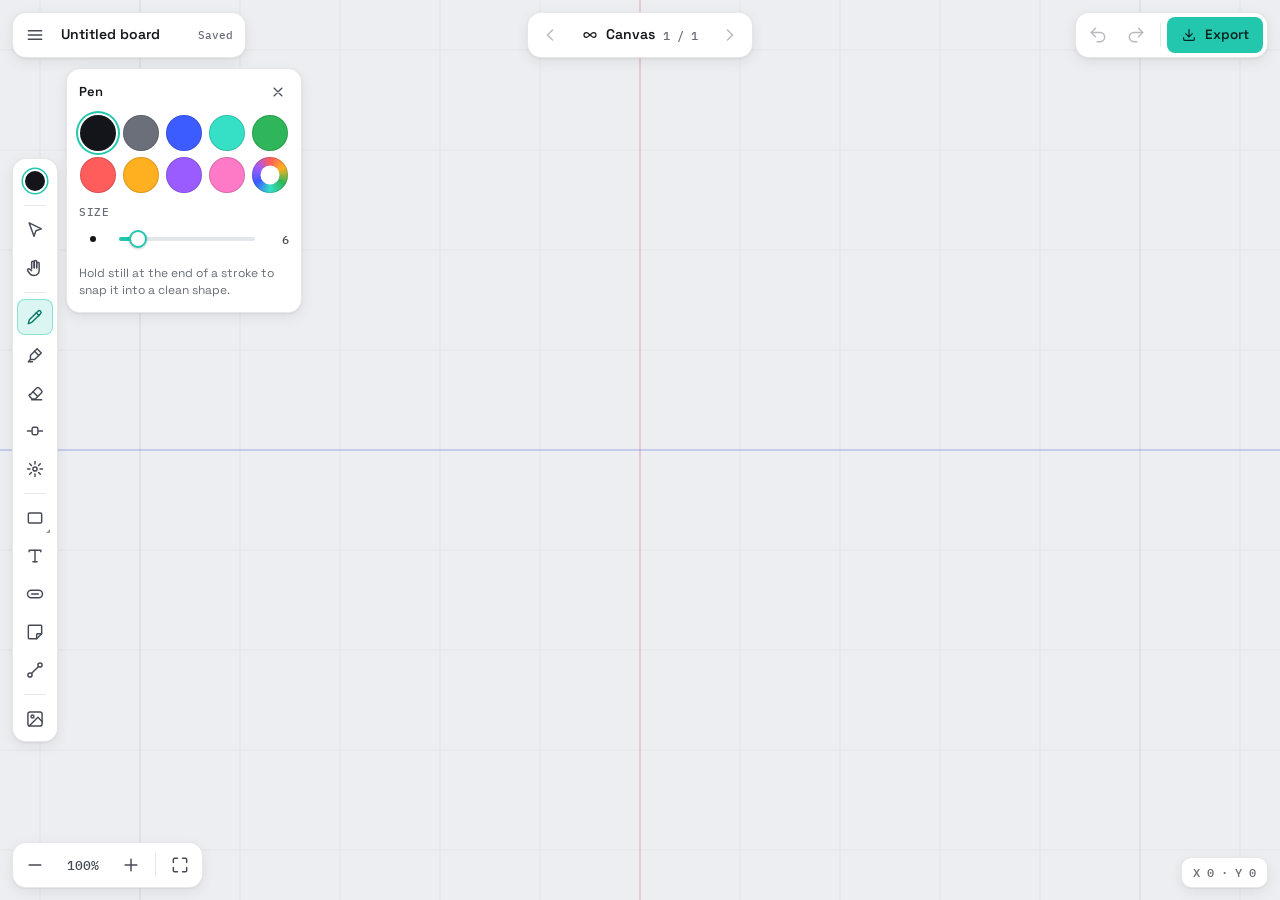
<file: index.html>
<!DOCTYPE html>
<html lang="en">
<head>
<meta charset="UTF-8">
<meta name="viewport" content="width=device-width, initial-scale=1, viewport-fit=cover, interactive-widget=resizes-content">
<title>Vector Plane</title>
<meta name="description" content="An infinite whiteboard and notebook that runs in your browser. Sketch, diagram, annotate PDFs and zoom forever. Works offline, installs on your phone.">
<meta name="theme-color" content="#EDEEF1" media="(prefers-color-scheme: light)">
<meta name="theme-color" content="#121316" media="(prefers-color-scheme: dark)">
<meta name="color-scheme" content="light dark">
<meta name="mobile-web-app-capable" content="yes">
<meta name="apple-mobile-web-app-capable" content="yes">
<meta name="apple-mobile-web-app-title" content="Vector Plane">
<meta name="apple-mobile-web-app-status-bar-style" content="default">
<link rel="manifest" href="manifest.webmanifest">
<link rel="icon" href="icons/favicon.svg" type="image/svg+xml">
<link rel="icon" href="icons/icon-192.png" type="image/png" sizes="192x192">
<link rel="apple-touch-icon" href="icons/apple-touch-icon.png">
<link rel="preconnect" href="https://fonts.googleapis.com">
<link rel="preconnect" href="https://fonts.gstatic.com" crossorigin>
<link href="https://fonts.googleapis.com/css2?family=Space+Grotesk:wght@400;500;600;700&family=IBM+Plex+Mono:wght@400;500&display=swap" rel="stylesheet">
<link rel="stylesheet" href="css/app.css">
<script>
  // Resolve the theme before first paint so there's no flash.
  (function () {
    var t = 'system';
    try { var s = JSON.parse(localStorage.getItem('vp-settings') || '{}'); t = s.theme || (localStorage.getItem('canvas-theme') || 'system'); } catch (e) {}
    var dark = t === 'dark' || (t === 'system' && window.matchMedia && matchMedia('(prefers-color-scheme: dark)').matches);
    document.documentElement.setAttribute('data-theme', dark ? 'dark' : 'light');
  })();
</script>
</head>
<body>

<svg width="0" height="0" style="position:absolute" aria-hidden="true">
  <defs>
    <symbol id="i-menu" viewBox="0 0 24 24"><path d="M4 7h16M4 12h16M4 17h16"/></symbol>
    <symbol id="i-select" viewBox="0 0 24 24"><path d="M5 3.5l5.8 16 2.3-6.6 6.6-2.3z"/></symbol>
    <symbol id="i-hand" viewBox="0 0 24 24"><path d="M8 13V5.5a1.5 1.5 0 013 0V12"/><path d="M11 11.5V4.5a1.5 1.5 0 013 0V12"/><path d="M14 11.5v-5a1.5 1.5 0 013 0V15a6 6 0 01-6 6h-.6a6 6 0 01-4.8-2.4l-2.3-3.3a1.5 1.5 0 012.3-1.9L8 15.2"/></symbol>
    <symbol id="i-pen" viewBox="0 0 24 24"><path d="M4 20l1.2-4.6L15.6 5a2.1 2.1 0 013 3L8.2 18.4z"/><path d="M13.5 7l3.5 3.5"/></symbol>
    <symbol id="i-highlighter" viewBox="0 0 24 24"><path d="M14.5 4.5l5 5-8 8H6.5v-5z"/><path d="M6.5 17.5L4 20h5"/><path d="M11.5 7.5l5 5"/></symbol>
    <symbol id="i-eraser" viewBox="0 0 24 24"><path d="M8 20h12"/><path d="M5.6 14.6l8.5-8.5a2 2 0 012.8 0l2.9 2.9a2 2 0 010 2.8L13 18.6a2 2 0 01-1.4.6H9.4a2 2 0 01-1.4-.6l-2.4-2.4a2 2 0 010-2.8z"/><path d="M9.5 10.5l5.5 5.5"/></symbol>
    <symbol id="i-eraser-cut" viewBox="0 0 24 24"><path d="M3 12h4.5M16.5 12H21"/><rect x="8.5" y="7.5" width="7" height="9" rx="2"/></symbol>
    <symbol id="i-laser" viewBox="0 0 24 24"><circle cx="12" cy="12" r="2.5"/><path d="M12 3v3M12 18v3M3 12h3M18 12h3M5.6 5.6l2.1 2.1M16.3 16.3l2.1 2.1M5.6 18.4l2.1-2.1M16.3 7.7l2.1-2.1"/></symbol>
    <symbol id="i-shapes" viewBox="0 0 24 24"><rect x="3.5" y="3.5" width="7.5" height="7.5" rx="1.5"/><circle cx="17" cy="7.25" r="3.75"/><path d="M7.25 13.5l4 7h-8z"/><path d="M17 13.5l3.5 3.5-3.5 3.5-3.5-3.5z"/></symbol>
    <symbol id="i-rect" viewBox="0 0 24 24"><rect x="4" y="6" width="16" height="12" rx="1.5"/></symbol>
    <symbol id="i-ellipse" viewBox="0 0 24 24"><ellipse cx="12" cy="12" rx="8.5" ry="6.5"/></symbol>
    <symbol id="i-triangle" viewBox="0 0 24 24"><path d="M12 4.5l8.5 15h-17z"/></symbol>
    <symbol id="i-diamond" viewBox="0 0 24 24"><path d="M12 3.5l8.5 8.5-8.5 8.5L3.5 12z"/></symbol>
    <symbol id="i-line" viewBox="0 0 24 24"><path d="M5 19L19 5"/></symbol>
    <symbol id="i-arrow" viewBox="0 0 24 24"><path d="M5 19L19 5"/><path d="M10 5h9v9"/></symbol>
    <symbol id="i-text" viewBox="0 0 24 24"><path d="M5 7V5h14v2"/><path d="M12 5v14"/><path d="M9.5 19h5"/></symbol>
    <symbol id="i-node" viewBox="0 0 24 24"><rect x="3" y="7.5" width="18" height="9" rx="4.5"/><path d="M8 12h8"/></symbol>
    <symbol id="i-sticky" viewBox="0 0 24 24"><path d="M5 4h14a1 1 0 011 1v9l-6 6H5a1 1 0 01-1-1V5a1 1 0 011-1z"/><path d="M14 20v-5a1 1 0 011-1h5"/></symbol>
    <symbol id="i-connector" viewBox="0 0 24 24"><circle cx="6" cy="18" r="2.5"/><circle cx="18" cy="6" r="2.5"/><path d="M8 16l8-8"/></symbol>
    <symbol id="i-image" viewBox="0 0 24 24"><rect x="3.5" y="3.5" width="17" height="17" rx="2.5"/><circle cx="9" cy="9" r="1.75"/><path d="M20.5 15l-5-5L5 20.5"/></symbol>
    <symbol id="i-undo" viewBox="0 0 24 24"><path d="M9 14L4 9l5-5"/><path d="M4 9h10.5a5.5 5.5 0 010 11H11"/></symbol>
    <symbol id="i-redo" viewBox="0 0 24 24"><path d="M15 14l5-5-5-5"/><path d="M20 9H9.5a5.5 5.5 0 000 11H13"/></symbol>
    <symbol id="i-plus" viewBox="0 0 24 24"><path d="M12 5v14M5 12h14"/></symbol>
    <symbol id="i-minus" viewBox="0 0 24 24"><path d="M5 12h14"/></symbol>
    <symbol id="i-fit" viewBox="0 0 24 24"><path d="M4 9V5.5A1.5 1.5 0 015.5 4H9M15 4h3.5A1.5 1.5 0 0120 5.5V9M20 15v3.5a1.5 1.5 0 01-1.5 1.5H15M9 20H5.5A1.5 1.5 0 014 18.5V15"/></symbol>
    <symbol id="i-chev-left" viewBox="0 0 24 24"><path d="M15 18l-6-6 6-6"/></symbol>
    <symbol id="i-chev-right" viewBox="0 0 24 24"><path d="M9 18l6-6-6-6"/></symbol>
    <symbol id="i-chev-down" viewBox="0 0 24 24"><path d="M6 9l6 6 6-6"/></symbol>
    <symbol id="i-more" viewBox="0 0 24 24"><path d="M5 12h.01M12 12h.01M19 12h.01" stroke-width="3"/></symbol>
    <symbol id="i-sun" viewBox="0 0 24 24"><circle cx="12" cy="12" r="4"/><path d="M12 2.5v2M12 19.5v2M4.6 4.6L6 6M18 18l1.4 1.4M2.5 12h2M19.5 12h2M4.6 19.4L6 18M18 6l1.4-1.4"/></symbol>
    <symbol id="i-moon" viewBox="0 0 24 24"><path d="M20 14.5A8 8 0 019.5 4a8 8 0 1010.5 10.5z"/></symbol>
    <symbol id="i-monitor" viewBox="0 0 24 24"><rect x="3" y="4" width="18" height="12" rx="2"/><path d="M8 20h8M12 16v4"/></symbol>
    <symbol id="i-download" viewBox="0 0 24 24"><path d="M12 4v11M7 10l5 5 5-5"/><path d="M4 16v2.5A1.5 1.5 0 005.5 20h13a1.5 1.5 0 001.5-1.5V16"/></symbol>
    <symbol id="i-folder" viewBox="0 0 24 24"><path d="M3.5 7A1.5 1.5 0 015 5.5h4l2 2h8a1.5 1.5 0 011.5 1.5v8.5A1.5 1.5 0 0119 19H5a1.5 1.5 0 01-1.5-1.5z"/></symbol>
    <symbol id="i-save" viewBox="0 0 24 24"><path d="M5 4h11l4 4v11a1 1 0 01-1 1H5a1 1 0 01-1-1V5a1 1 0 011-1z"/><path d="M8 4v4.5h7V4"/><path d="M7.5 20v-6.5h9V20"/></symbol>
    <symbol id="i-file-plus" viewBox="0 0 24 24"><path d="M14 3.5H6.5A1.5 1.5 0 005 5v14a1.5 1.5 0 001.5 1.5h11A1.5 1.5 0 0019 19V8.5z"/><path d="M14 3.5v5h5M12 11.5v6M9 14.5h6"/></symbol>
    <symbol id="i-trash" viewBox="0 0 24 24"><path d="M4 7h16M10 11v6M14 11v6"/><path d="M6 7l1 12a2 2 0 002 2h6a2 2 0 002-2l1-12"/><path d="M9 7V4.5h6V7"/></symbol>
    <symbol id="i-copy" viewBox="0 0 24 24"><rect x="8.5" y="8.5" width="12" height="12" rx="2"/><path d="M15.5 8.5V5A1.5 1.5 0 0014 3.5H5A1.5 1.5 0 003.5 5v9A1.5 1.5 0 005 15.5h3.5"/></symbol>
    <symbol id="i-front" viewBox="0 0 24 24"><path d="M5 4h14M12 20V8M7 13l5-5 5 5"/></symbol>
    <symbol id="i-back" viewBox="0 0 24 24"><path d="M5 20h14M12 4v12M7 11l5 5 5-5"/></symbol>
    <symbol id="i-lock" viewBox="0 0 24 24"><rect x="5" y="11" width="14" height="9.5" rx="2"/><path d="M8 11V8a4 4 0 018 0v3"/></symbol>
    <symbol id="i-unlock" viewBox="0 0 24 24"><rect x="5" y="11" width="14" height="9.5" rx="2"/><path d="M8 11V8a4 4 0 017.7-1.5"/></symbol>
    <symbol id="i-settings" viewBox="0 0 24 24"><path d="M4 7h10M18 7h2M4 17h4M12 17h8"/><circle cx="16" cy="7" r="2"/><circle cx="10" cy="17" r="2"/></symbol>
    <symbol id="i-keyboard" viewBox="0 0 24 24"><rect x="2.5" y="6" width="19" height="12" rx="2"/><path d="M6.5 10h.01M10 10h.01M14 10h.01M17.5 10h.01M8 14h8"/></symbol>
    <symbol id="i-install" viewBox="0 0 24 24"><rect x="6" y="2.5" width="12" height="19" rx="2.5"/><path d="M12 7v7M9 11l3 3 3-3"/></symbol>
    <symbol id="i-x" viewBox="0 0 24 24"><path d="M6 6l12 12M18 6L6 18"/></symbol>
    <symbol id="i-check" viewBox="0 0 24 24"><path d="M5 12.5l4.5 4.5L19 7.5"/></symbol>
    <symbol id="i-paper" viewBox="0 0 24 24"><rect x="5" y="3" width="14" height="18" rx="2"/><path d="M8.5 8h7M8.5 12h7M8.5 16h4"/></symbol>
    <symbol id="i-focus" viewBox="0 0 24 24"><path d="M3 8.5V5a2 2 0 012-2h3.5M21 8.5V5a2 2 0 00-2-2h-3.5M3 15.5V19a2 2 0 002 2h3.5M21 15.5V19a2 2 0 01-2 2h-3.5"/><circle cx="12" cy="12" r="3"/></symbol>
    <symbol id="i-book" viewBox="0 0 24 24"><path d="M4 5.5A1.5 1.5 0 015.5 4H10a2 2 0 012 2v14a2 2 0 00-2-2H4z"/><path d="M20 5.5A1.5 1.5 0 0018.5 4H14a2 2 0 00-2 2v14a2 2 0 012-2h6z"/></symbol>
    <symbol id="i-pages" viewBox="0 0 24 24"><rect x="7" y="3" width="13" height="16" rx="2"/><path d="M4 7v12a2 2 0 002 2h10"/></symbol>
    <symbol id="i-edit" viewBox="0 0 24 24"><path d="M4 20h4L19 9l-4-4L4 16z"/><path d="M13.5 6.5l4 4"/></symbol>
    <symbol id="i-infinite" viewBox="0 0 24 24"><path d="M6.5 15.5C4.5 15.5 3 13.9 3 12s1.5-3.5 3.5-3.5c3.5 0 7.5 7 11 7 2 0 3.5-1.6 3.5-3.5s-1.5-3.5-3.5-3.5c-3.5 0-7.5 7-11 7z"/></symbol>
    <symbol id="i-portrait" viewBox="0 0 24 24"><rect x="6" y="3" width="12" height="18" rx="1.5"/></symbol>
    <symbol id="i-landscape" viewBox="0 0 24 24"><rect x="3" y="6" width="18" height="12" rx="1.5"/></symbol>
    <symbol id="i-cut" viewBox="0 0 24 24"><circle cx="6" cy="17" r="3"/><circle cx="18" cy="17" r="3"/><path d="M8.2 15L18 4M15.8 15L6 4"/></symbol>
    <symbol id="i-clipboard" viewBox="0 0 24 24"><rect x="5" y="4.5" width="14" height="16.5" rx="2"/><path d="M9 4.5V3.5h6v1"/><path d="M9 11h6M9 15h4"/></symbol>
  </defs>
</svg>

<canvas id="c" aria-label="Drawing canvas" role="img"></canvas>

<!-- ============ Top bar ============ -->
<header class="topbar" id="topbar">
  <div class="island island-left">
    <button class="btn-icon" id="menuBtn" aria-label="Main menu" aria-haspopup="menu" aria-expanded="false" data-tip="Menu">
      <svg class="ic"><use href="#i-menu"/></svg>
    </button>
    <div class="doc-id">
      <input id="docTitle" class="doc-title" value="Untitled board" aria-label="Board name" spellcheck="false" maxlength="80">
      <span class="save-state" id="saveState" aria-live="polite">Saved</span>
    </div>
  </div>

  <div class="island island-center" role="group" aria-label="Pages">
    <button class="btn-icon" id="prevPageBtn" aria-label="Previous page" data-tip="Previous page" data-key="PgUp"><svg class="ic"><use href="#i-chev-left"/></svg></button>
    <button class="page-pill" id="pagePill" aria-haspopup="dialog" aria-expanded="false" aria-controls="pagesPanel">
      <svg class="ic ic-sm" id="pageKindIcon" aria-hidden="true"><use href="#i-infinite"/></svg>
      <span class="page-name" id="pageName">Canvas</span>
      <span class="page-count" id="pageCount">1 / 1</span>
    </button>
    <button class="btn-icon" id="nextPageBtn" aria-label="Next page" data-tip="Next page" data-key="PgDn"><svg class="ic"><use href="#i-chev-right"/></svg></button>
  </div>

  <div class="island island-right">
    <button class="btn-icon" id="undoBtn" aria-label="Undo" data-tip="Undo" data-key="Ctrl Z"><svg class="ic"><use href="#i-undo"/></svg></button>
    <button class="btn-icon" id="redoBtn" aria-label="Redo" data-tip="Redo" data-key="Ctrl ⇧ Z"><svg class="ic"><use href="#i-redo"/></svg></button>
    <span class="sep" aria-hidden="true"></span>
    <button class="btn btn-primary" id="exportBtn" data-tip="Export" data-key="Ctrl ⇧ E">
      <svg class="ic ic-sm" aria-hidden="true"><use href="#i-download"/></svg><span>Export</span>
    </button>
  </div>
</header>

<!-- ============ Tool rail ============ -->
<nav class="rail" id="rail" aria-label="Tools">
  <button class="style-chip" id="styleBtn" aria-label="Style" aria-expanded="true" aria-controls="stylePanel" data-tip="Color and size">
    <span class="style-dot" id="styleDot"></span>
  </button>
  <span class="rail-sep" aria-hidden="true"></span>
  <button class="tool" data-tool="select" aria-label="Select" data-tip="Select" data-key="V"><svg class="ic"><use href="#i-select"/></svg></button>
  <button class="tool" data-tool="hand" aria-label="Hand" data-tip="Pan" data-key="H"><svg class="ic"><use href="#i-hand"/></svg></button>
  <span class="rail-sep" aria-hidden="true"></span>
  <button class="tool" data-tool="pen" aria-label="Pen" data-tip="Pen" data-key="P"><svg class="ic"><use href="#i-pen"/></svg></button>
  <button class="tool" data-tool="highlighter" aria-label="Highlighter" data-tip="Highlighter" data-key="M"><svg class="ic"><use href="#i-highlighter"/></svg></button>
  <button class="tool" data-tool="eraser-stroke" aria-label="Stroke eraser" data-tip="Stroke eraser" data-key="E"><svg class="ic"><use href="#i-eraser"/></svg></button>
  <button class="tool" data-tool="eraser-precision" aria-label="Precision eraser" data-tip="Precision eraser" data-key="X"><svg class="ic"><use href="#i-eraser-cut"/></svg></button>
  <button class="tool" data-tool="laser" aria-label="Laser pointer" data-tip="Laser pointer" data-key="L"><svg class="ic"><use href="#i-laser"/></svg></button>
  <span class="rail-sep" aria-hidden="true"></span>
  <button class="tool" id="shapesBtn" data-group="shapes" aria-label="Shapes" aria-haspopup="menu" aria-expanded="false" data-tip="Shapes" data-key="R O T D A">
    <svg class="ic" id="shapesIcon"><use href="#i-rect"/></svg><span class="tool-caret" aria-hidden="true"></span>
  </button>
  <button class="tool" data-tool="text" aria-label="Text" data-tip="Text" data-key="T"><svg class="ic"><use href="#i-text"/></svg></button>
  <button class="tool" data-tool="node" aria-label="Text box" data-tip="Text box" data-key="N"><svg class="ic"><use href="#i-node"/></svg></button>
  <button class="tool" data-tool="sticky" aria-label="Sticky note" data-tip="Sticky note" data-key="S"><svg class="ic"><use href="#i-sticky"/></svg></button>
  <button class="tool" data-tool="connector" aria-label="Connector" data-tip="Connector" data-key="C"><svg class="ic"><use href="#i-connector"/></svg></button>
  <span class="rail-sep" aria-hidden="true"></span>
  <button class="tool" id="importBtn" aria-label="Import PDF or image" data-tip="Import PDF or image" data-key="I"><svg class="ic"><use href="#i-image"/></svg></button>
</nav>

<div class="flyout" id="shapesMenu" role="menu" aria-label="Shapes" hidden>
  <button class="tool" data-tool="rect" role="menuitemradio" aria-label="Rectangle" data-tip="Rectangle" data-key="R"><svg class="ic"><use href="#i-rect"/></svg></button>
  <button class="tool" data-tool="ellipse" role="menuitemradio" aria-label="Ellipse" data-tip="Ellipse" data-key="O"><svg class="ic"><use href="#i-ellipse"/></svg></button>
  <button class="tool" data-tool="triangle" role="menuitemradio" aria-label="Triangle" data-tip="Triangle" data-key="⇧T"><svg class="ic"><use href="#i-triangle"/></svg></button>
  <button class="tool" data-tool="diamond" role="menuitemradio" aria-label="Diamond" data-tip="Diamond" data-key="D"><svg class="ic"><use href="#i-diamond"/></svg></button>
  <button class="tool" data-tool="line" role="menuitemradio" aria-label="Line" data-tip="Line" data-key="⇧L"><svg class="ic"><use href="#i-line"/></svg></button>
  <button class="tool" data-tool="arrow" role="menuitemradio" aria-label="Arrow" data-tip="Arrow" data-key="A"><svg class="ic"><use href="#i-arrow"/></svg></button>
</div>

<!-- ============ Style panel ============ -->
<section class="stylepanel" id="stylePanel" aria-label="Style">
  <div class="sp-head">
    <span class="sp-title" id="spTitle">Pen</span>
    <button class="btn-icon btn-icon-sm" id="styleClose" aria-label="Hide style panel" data-tip="Hide"><svg class="ic ic-sm"><use href="#i-x"/></svg></button>
  </div>
  <div class="sp-row" id="spColors">
    <div class="swatches" id="swatches" role="radiogroup" aria-label="Color"></div>
  </div>
  <div class="sp-row" id="spSize">
    <label class="sp-label" for="sizeSlider" id="sizeLabel">Size</label>
    <div class="size-ctl">
      <span class="size-preview" aria-hidden="true"><span id="sizePreview"></span></span>
      <input type="range" id="sizeSlider" min="1" max="60" value="6" step="1">
      <output class="size-value" id="sizeValue" for="sizeSlider">6</output>
    </div>
  </div>
  <div class="sp-row" id="spFill">
    <span class="sp-label">Fill</span>
    <div class="seg" role="radiogroup" aria-label="Fill">
      <button role="radio" data-fill="none" aria-checked="true">None</button>
      <button role="radio" data-fill="tint" aria-checked="false">Tint</button>
      <button role="radio" data-fill="solid" aria-checked="false">Solid</button>
    </div>
  </div>
  <div class="sp-row" id="spDash">
    <span class="sp-label">Stroke</span>
    <div class="seg" role="radiogroup" aria-label="Stroke style">
      <button role="radio" data-dash="0" aria-checked="true">Solid</button>
      <button role="radio" data-dash="1" aria-checked="false">Dashed</button>
    </div>
  </div>
  <p class="sp-hint" id="spHint"></p>
</section>

<!-- ============ Selection bar ============ -->
<div class="selbar" id="selBar" role="toolbar" aria-label="Selection" hidden>
  <button class="btn-icon" data-act="edit" aria-label="Edit text" data-tip="Edit text" data-key="Enter"><svg class="ic"><use href="#i-edit"/></svg></button>
  <button class="btn-icon" data-act="duplicate" aria-label="Duplicate" data-tip="Duplicate" data-key="Ctrl D"><svg class="ic"><use href="#i-copy"/></svg></button>
  <button class="btn-icon" data-act="front" aria-label="Bring to front" data-tip="Bring to front" data-key="]"><svg class="ic"><use href="#i-front"/></svg></button>
  <button class="btn-icon" data-act="back" aria-label="Send to back" data-tip="Send to back" data-key="["><svg class="ic"><use href="#i-back"/></svg></button>
  <button class="btn-icon" data-act="lock" aria-label="Lock" data-tip="Lock in place"><svg class="ic"><use href="#i-lock"/></svg></button>
  <span class="sep" aria-hidden="true"></span>
  <button class="btn-icon danger" data-act="delete" aria-label="Delete" data-tip="Delete" data-key="Del"><svg class="ic"><use href="#i-trash"/></svg></button>
</div>

<!-- ============ Zoom + readout ============ -->
<div class="zoombar" id="zoombar" role="group" aria-label="Zoom">
  <button class="btn-icon" id="zoomOutBtn" aria-label="Zoom out" data-tip="Zoom out" data-key="−"><svg class="ic"><use href="#i-minus"/></svg></button>
  <button class="zoom-val" id="zoomVal" aria-label="Zoom level, reset to 100%" data-tip="Reset to 100%" data-key="Shift 0">100%</button>
  <button class="btn-icon" id="zoomInBtn" aria-label="Zoom in" data-tip="Zoom in" data-key="+"><svg class="ic"><use href="#i-plus"/></svg></button>
  <span class="sep" aria-hidden="true"></span>
  <button class="btn-icon" id="fitBtn" aria-label="Fit to screen" data-tip="Fit to screen" data-key="0"><svg class="ic"><use href="#i-fit"/></svg></button>
</div>
<div class="readout" id="readout" aria-hidden="true"><span id="coordReadout">X 0 · Y 0</span></div>

<button class="zen-exit" id="zenExit" hidden><svg class="ic ic-sm" aria-hidden="true"><use href="#i-focus"/></svg>Show tools</button>

<!-- ============ Main menu ============ -->
<div class="menu" id="mainMenu" role="menu" aria-label="Main menu" hidden>
  <button role="menuitem" data-cmd="new"><svg class="ic ic-sm"><use href="#i-file-plus"/></svg><span>New board</span></button>
  <button role="menuitem" data-cmd="open"><svg class="ic ic-sm"><use href="#i-folder"/></svg><span>Open file…</span><kbd>Ctrl O</kbd></button>
  <button role="menuitem" data-cmd="save"><svg class="ic ic-sm"><use href="#i-save"/></svg><span>Save to file</span><kbd>Ctrl S</kbd></button>
  <button role="menuitem" data-cmd="saveas"><svg class="ic ic-sm"><use href="#i-save"/></svg><span>Save as…</span><kbd>Ctrl ⇧ S</kbd></button>
  <hr>
  <button role="menuitem" data-cmd="import"><svg class="ic ic-sm"><use href="#i-image"/></svg><span>Import PDF or image…</span><kbd>I</kbd></button>
  <button role="menuitem" data-cmd="export"><svg class="ic ic-sm"><use href="#i-download"/></svg><span>Export…</span><kbd>Ctrl ⇧ E</kbd></button>
  <hr>
  <button role="menuitem" data-cmd="template"><svg class="ic ic-sm"><use href="#i-paper"/></svg><span>Paper template…</span></button>
  <button role="menuitem" data-cmd="pages"><svg class="ic ic-sm"><use href="#i-pages"/></svg><span>Pages…</span></button>
  <button role="menuitem" data-cmd="clear"><svg class="ic ic-sm"><use href="#i-trash"/></svg><span>Clear page</span></button>
  <hr>
  <div class="menu-theme" role="group" aria-label="Theme">
    <span>Theme</span>
    <div class="seg seg-icons" role="radiogroup" aria-label="Theme">
      <button role="radio" data-theme-set="system" aria-label="Match system" aria-checked="true"><svg class="ic ic-sm"><use href="#i-monitor"/></svg></button>
      <button role="radio" data-theme-set="light" aria-label="Light" aria-checked="false"><svg class="ic ic-sm"><use href="#i-sun"/></svg></button>
      <button role="radio" data-theme-set="dark" aria-label="Dark" aria-checked="false"><svg class="ic ic-sm"><use href="#i-moon"/></svg></button>
    </div>
  </div>
  <button role="menuitem" data-cmd="zen"><svg class="ic ic-sm"><use href="#i-focus"/></svg><span>Focus mode</span><kbd>\</kbd></button>
  <button role="menuitem" data-cmd="settings"><svg class="ic ic-sm"><use href="#i-settings"/></svg><span>Settings</span></button>
  <button role="menuitem" data-cmd="shortcuts"><svg class="ic ic-sm"><use href="#i-keyboard"/></svg><span>Keyboard shortcuts</span><kbd>?</kbd></button>
  <hr>
  <button role="menuitem" data-cmd="install" id="installItem" hidden><svg class="ic ic-sm"><use href="#i-install"/></svg><span>Install app</span></button>
  <a role="menuitem" href="guide.html"><svg class="ic ic-sm"><use href="#i-book"/></svg><span>Feature guide</span></a>
  <a role="menuitem" href="studio.html"><svg class="ic ic-sm"><use href="#i-pages"/></svg><span>Try Studio version</span></a>
</div>

<!-- ============ Paper template popover ============ -->
<div class="menu template-menu" id="templateMenu" role="menu" aria-label="Paper template" hidden>
  <div class="menu-title">Paper template <span class="muted" id="templateScope">this page</span></div>
  <div class="tpl-grid" id="tplGrid"></div>
</div>

<!-- ============ Pages panel ============ -->
<section class="pages-panel" id="pagesPanel" role="dialog" aria-label="Pages" hidden>
  <div class="pp-head">
    <h2>Pages</h2>
    <div class="pp-add" role="group" aria-label="Add page">
      <button class="btn btn-ghost" data-add="infinite" data-tip="New infinite canvas"><svg class="ic ic-sm" aria-hidden="true"><use href="#i-infinite"/></svg>Canvas</button>
      <button class="btn btn-ghost" data-add="portrait" data-tip="New portrait paper page" data-key="Ctrl ⇧ N"><svg class="ic ic-sm" aria-hidden="true"><use href="#i-portrait"/></svg>Paper</button>
      <button class="btn btn-ghost" data-add="landscape" data-tip="New landscape paper page"><svg class="ic ic-sm" aria-hidden="true"><use href="#i-landscape"/></svg>Wide</button>
    </div>
    <button class="btn-icon btn-icon-sm" id="pagesClose" aria-label="Close pages"><svg class="ic ic-sm"><use href="#i-x"/></svg></button>
  </div>
  <div class="pp-grid" id="pageGrid"></div>
  <p class="pp-hint" id="ppHint"></p>
</section>

<div class="menu" id="pageMenu" role="menu" aria-label="Page actions" hidden>
  <button role="menuitem" data-pcmd="rename"><svg class="ic ic-sm"><use href="#i-edit"/></svg><span>Rename</span></button>
  <button role="menuitem" data-pcmd="duplicate"><svg class="ic ic-sm"><use href="#i-copy"/></svg><span>Duplicate</span></button>
  <button role="menuitem" data-pcmd="left"><svg class="ic ic-sm"><use href="#i-chev-left"/></svg><span>Move earlier</span></button>
  <button role="menuitem" data-pcmd="right"><svg class="ic ic-sm"><use href="#i-chev-right"/></svg><span>Move later</span></button>
  <button role="menuitem" data-pcmd="template"><svg class="ic ic-sm"><use href="#i-paper"/></svg><span>Paper template…</span></button>
  <button role="menuitem" data-pcmd="unlock"><svg class="ic ic-sm"><use href="#i-unlock"/></svg><span>Unlock all items</span></button>
  <hr>
  <button role="menuitem" class="danger" data-pcmd="delete"><svg class="ic ic-sm"><use href="#i-trash"/></svg><span>Delete page</span></button>
</div>

<!-- ============ Dialogs ============ -->
<dialog class="dlg" id="exportDialog" aria-labelledby="exportTitle">
  <form method="dialog" class="dlg-body" id="exportForm">
    <header class="dlg-head"><h2 id="exportTitle">Export</h2><button class="btn-icon btn-icon-sm" value="cancel" aria-label="Close"><svg class="ic ic-sm"><use href="#i-x"/></svg></button></header>
    <fieldset class="field">
      <legend>Format</legend>
      <div class="seg seg-wide" role="radiogroup">
        <label><input type="radio" name="fmt" value="png" checked><span>PNG</span></label>
        <label><input type="radio" name="fmt" value="svg"><span>SVG</span></label>
        <label><input type="radio" name="fmt" value="pdf"><span>PDF</span></label>
      </div>
    </fieldset>
    <fieldset class="field">
      <legend>What to export</legend>
      <div class="radio-list">
        <label id="scopeSelectionRow"><input type="radio" name="scope" value="selection"><span>Selection</span></label>
        <label><input type="radio" name="scope" value="current" checked><span>This page</span></label>
        <label><input type="radio" name="scope" value="written"><span>Pages with content</span></label>
        <label><input type="radio" name="scope" value="all"><span>All pages</span></label>
        <label class="range-row"><input type="radio" name="scope" value="range"><span>Pages</span><input type="text" id="rangeInput" inputmode="numeric" placeholder="e.g. 1-3, 5" aria-label="Page range"></label>
      </div>
    </fieldset>
    <fieldset class="field" id="scaleField">
      <legend>Resolution</legend>
      <div class="seg seg-wide" role="radiogroup">
        <label><input type="radio" name="scale" value="1"><span>1×</span></label>
        <label><input type="radio" name="scale" value="2" checked><span>2×</span></label>
        <label><input type="radio" name="scale" value="3"><span>3×</span></label>
      </div>
    </fieldset>
    <fieldset class="field">
      <legend>Options</legend>
      <label class="check"><input type="checkbox" id="optTemplate" checked><span>Include paper template</span></label>
      <label class="check" id="optTransparentRow"><input type="checkbox" id="optTransparent"><span>Transparent background</span></label>
    </fieldset>
    <p class="dlg-note" id="exportNote"></p>
    <footer class="dlg-foot">
      <button type="button" class="btn btn-ghost" id="copyPngBtn"><svg class="ic ic-sm" aria-hidden="true"><use href="#i-clipboard"/></svg>Copy image</button>
      <button type="submit" class="btn btn-primary" value="export" id="doExportBtn"><svg class="ic ic-sm" aria-hidden="true"><use href="#i-download"/></svg>Export</button>
    </footer>
  </form>
</dialog>

<dialog class="dlg" id="settingsDialog" aria-labelledby="settingsTitle">
  <form method="dialog" class="dlg-body">
    <header class="dlg-head"><h2 id="settingsTitle">Settings</h2><button class="btn-icon btn-icon-sm" value="cancel" aria-label="Close"><svg class="ic ic-sm"><use href="#i-x"/></svg></button></header>
    <label class="setting"><span><b>Shape recognition</b><small>Hold still at the end of a pen stroke to snap it to a clean line, arrow or shape.</small></span><input type="checkbox" class="switch" data-setting="snap"></label>
    <label class="setting"><span><b>Fingers pan, stylus draws</b><small>Palm rejection for tablets. Turns on automatically the first time a stylus is used.</small></span><input type="checkbox" class="switch" data-setting="touchPans"></label>
    <label class="setting"><span><b>Mouse wheel pans</b><small>Scroll to move around; hold Ctrl to zoom. Off: the wheel zooms.</small></span><input type="checkbox" class="switch" data-setting="wheelPans"></label>
    <label class="setting setting-range"><span><b>Stroke smoothing</b><small>Steadies shaky lines. Higher is smoother but lags slightly behind your pen.</small></span><input type="range" min="0" max="80" step="5" data-setting="smoothing"></label>
    <label class="setting"><span><b>Show cursor position</b><small>World coordinates in the corner, handy for precise diagrams.</small></span><input type="checkbox" class="switch" data-setting="showCoords"></label>
    <footer class="dlg-foot"><span class="dlg-note" id="storageNote"></span><button class="btn btn-primary" value="ok">Done</button></footer>
  </form>
</dialog>

<dialog class="dlg dlg-wide" id="shortcutsDialog" aria-labelledby="shortcutsTitle">
  <form method="dialog" class="dlg-body">
    <header class="dlg-head"><h2 id="shortcutsTitle">Keyboard shortcuts</h2><button class="btn-icon btn-icon-sm" value="cancel" aria-label="Close"><svg class="ic ic-sm"><use href="#i-x"/></svg></button></header>
    <div class="keys" id="keysList"></div>
  </form>
</dialog>

<dialog class="dlg" id="confirmDialog" aria-labelledby="confirmTitle">
  <form method="dialog" class="dlg-body">
    <header class="dlg-head"><h2 id="confirmTitle">Are you sure?</h2></header>
    <p class="dlg-text" id="confirmText"></p>
    <label class="field-text" id="promptRow" hidden><span id="promptLabel">Name</span><input type="text" id="promptInput" maxlength="80"></label>
    <footer class="dlg-foot">
      <button class="btn btn-ghost" value="cancel">Cancel</button>
      <button class="btn btn-primary" value="ok" id="confirmOk">OK</button>
    </footer>
  </form>
</dialog>

<dialog class="dlg" id="installDialog" aria-labelledby="installTitle">
  <form method="dialog" class="dlg-body">
    <header class="dlg-head"><h2 id="installTitle">Install on your phone</h2><button class="btn-icon btn-icon-sm" value="cancel" aria-label="Close"><svg class="ic ic-sm"><use href="#i-x"/></svg></button></header>
    <ol class="steps">
      <li><b>iPhone / iPad:</b> open this page in Safari, tap the <b>Share</b> button, then <b>Add to Home Screen</b>.</li>
      <li><b>Android:</b> in Chrome, open the <b>⋮</b> menu and choose <b>Install app</b> or <b>Add to Home screen</b>.</li>
      <li><b>Desktop:</b> click the install icon at the right end of the address bar.</li>
    </ol>
    <p class="dlg-note">Once installed, Vector Plane opens full screen and works offline.</p>
    <footer class="dlg-foot"><button class="btn btn-primary" value="ok">Got it</button></footer>
  </form>
</dialog>

<div class="drop-overlay" id="dropOverlay" aria-hidden="true" hidden><div><svg class="ic"><use href="#i-download"/></svg>Drop PDFs or images to import</div></div>
<textarea class="text-editor" id="textEditor" aria-label="Edit text" spellcheck="true" hidden></textarea>
<div class="tooltip" id="tooltip" role="tooltip" hidden></div>
<div class="toast" id="toast" role="status" aria-live="polite"></div>

<input type="file" id="fileInput" accept=".json,application/json" hidden>
<input type="file" id="mediaInput" accept="application/pdf,image/*" multiple hidden>

<script type="module" src="js/app.js"></script>
<script data-goatcounter="https://zx0409.goatcounter.com/count" async src="//gc.zgo.at/count.js"></script>
</body>
</html>
</file>
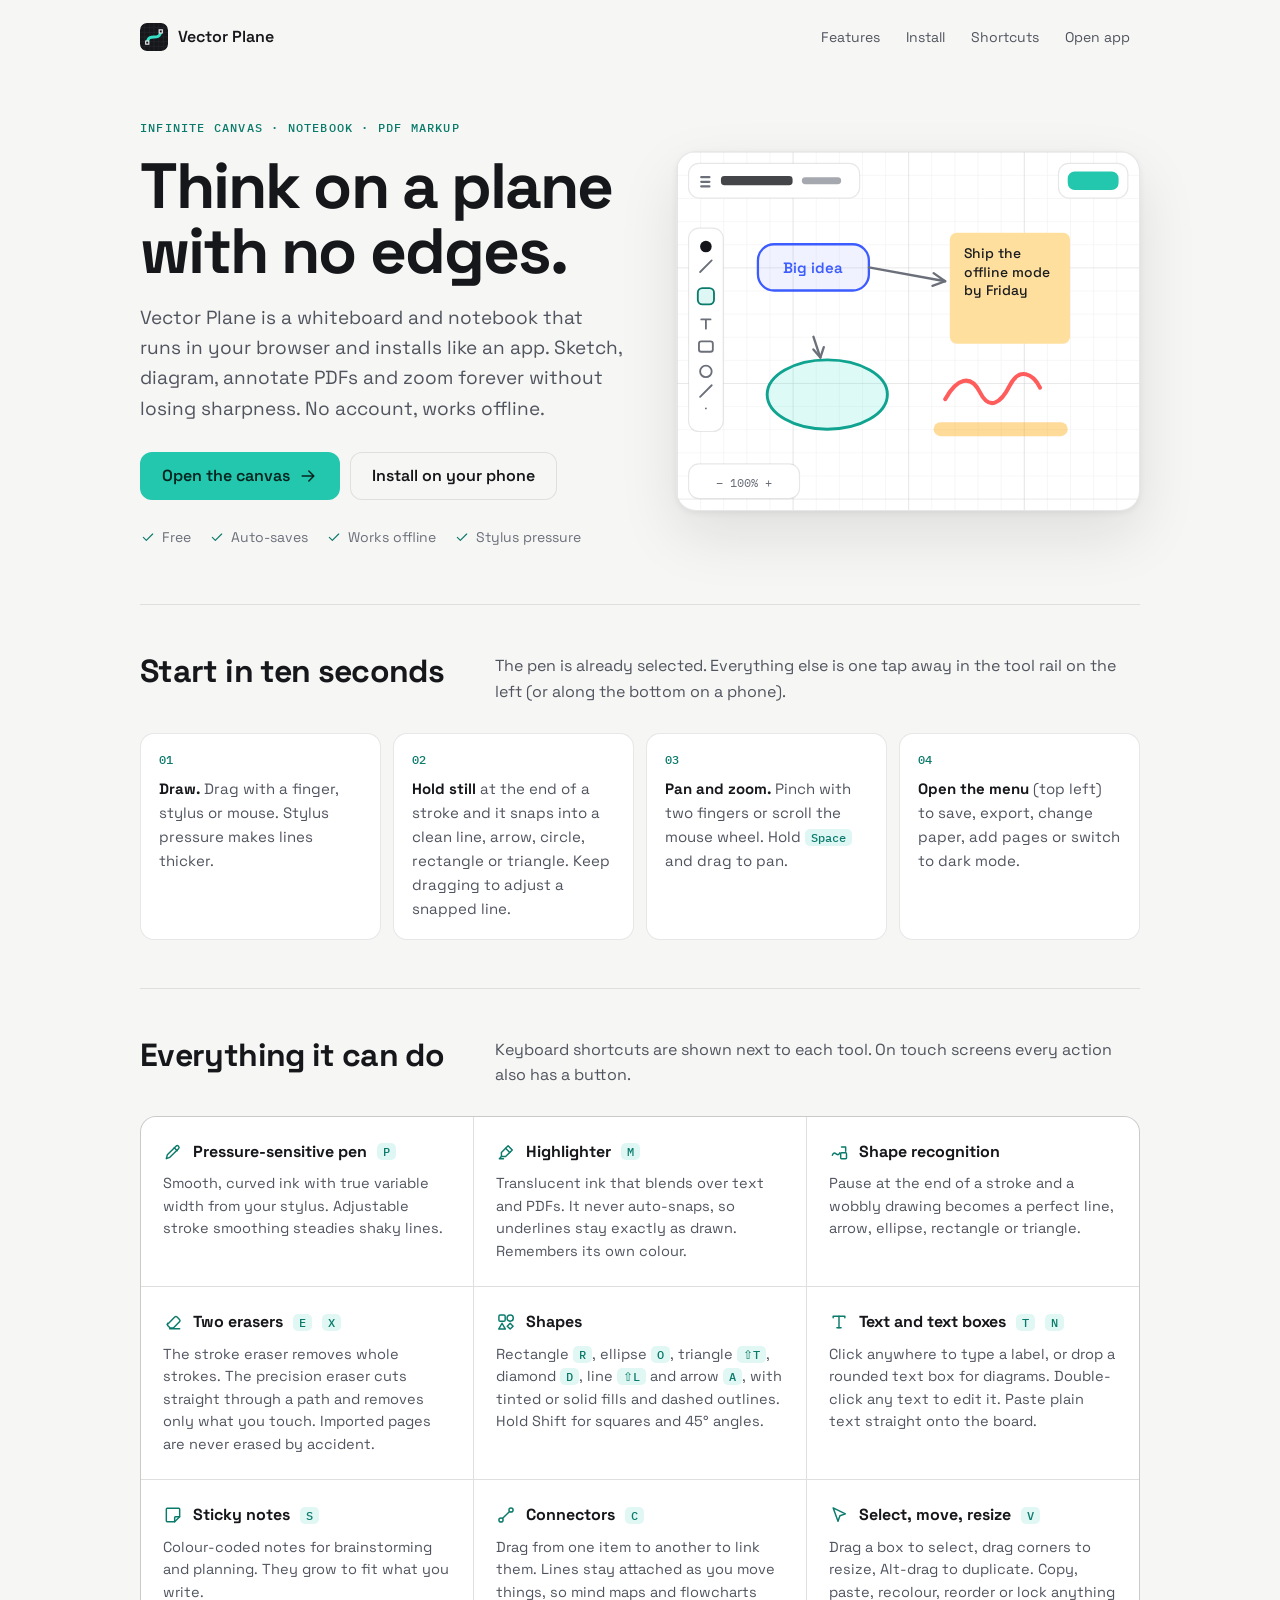
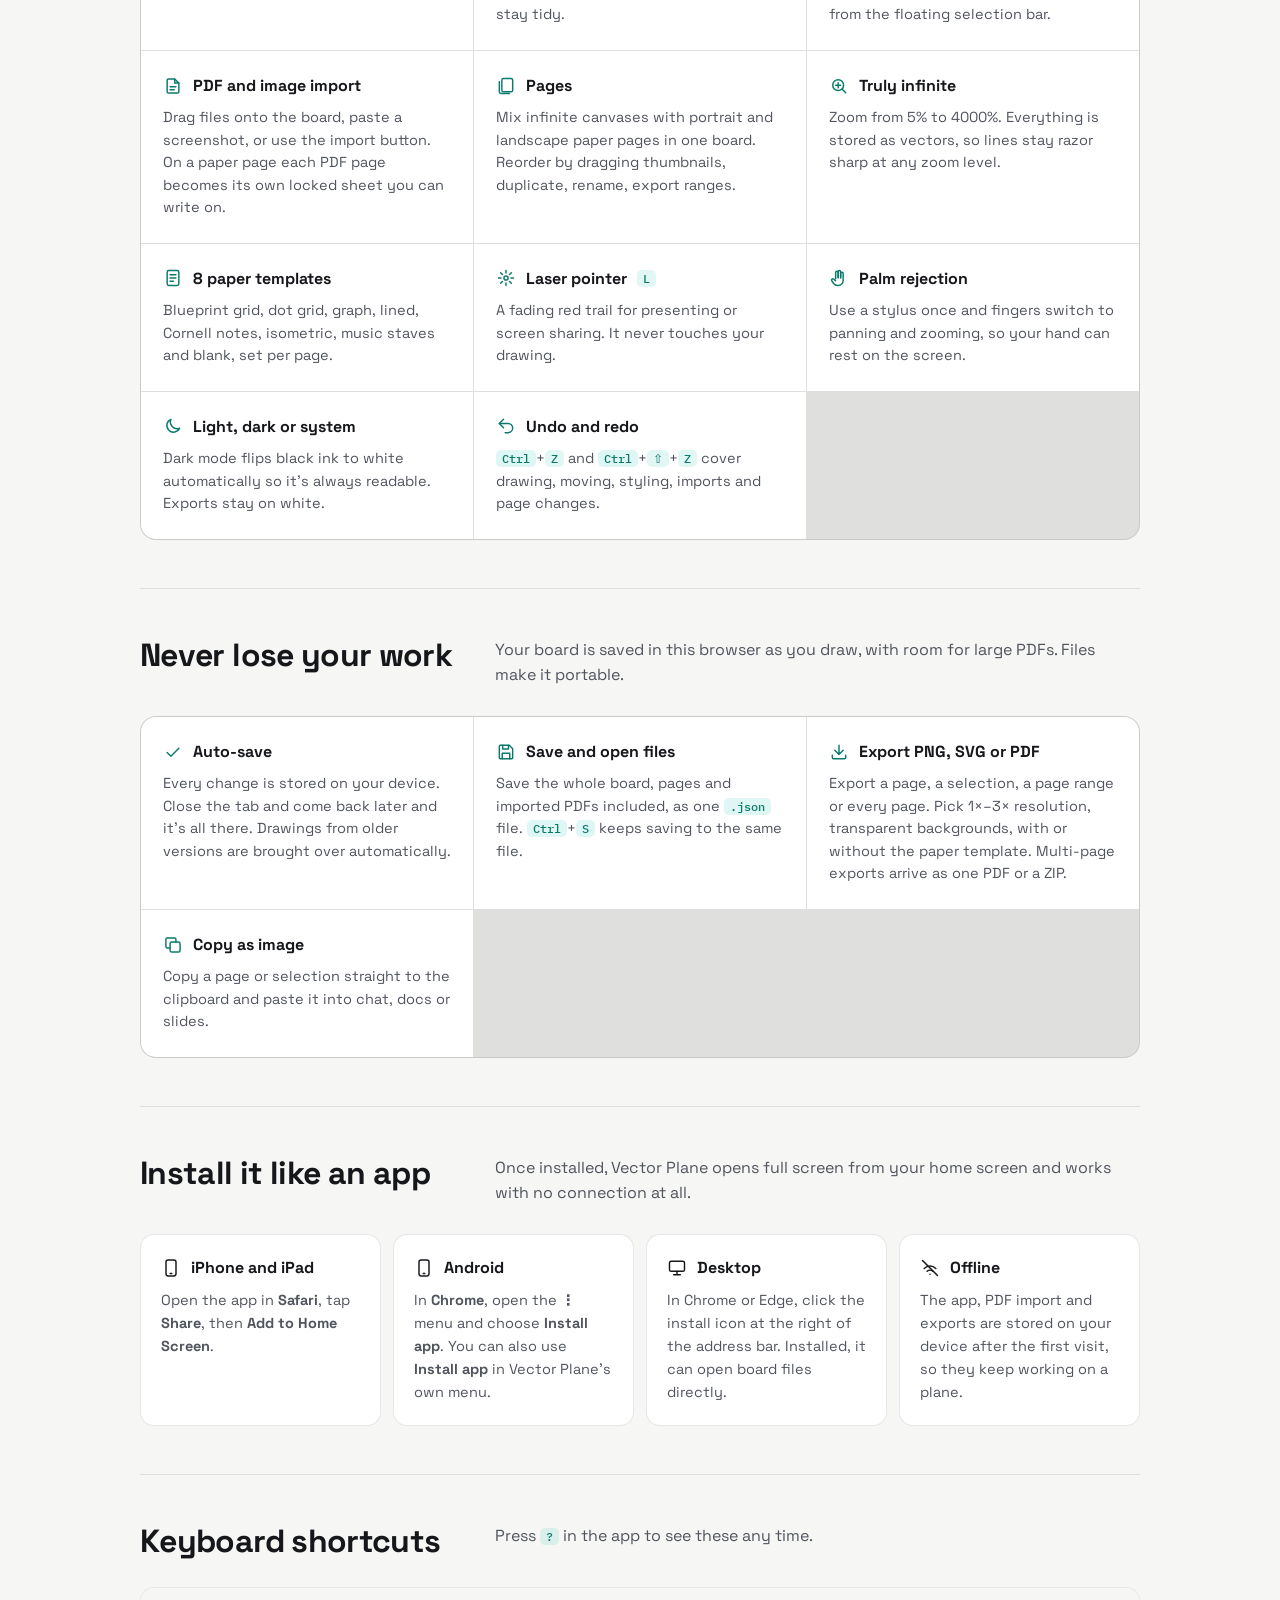
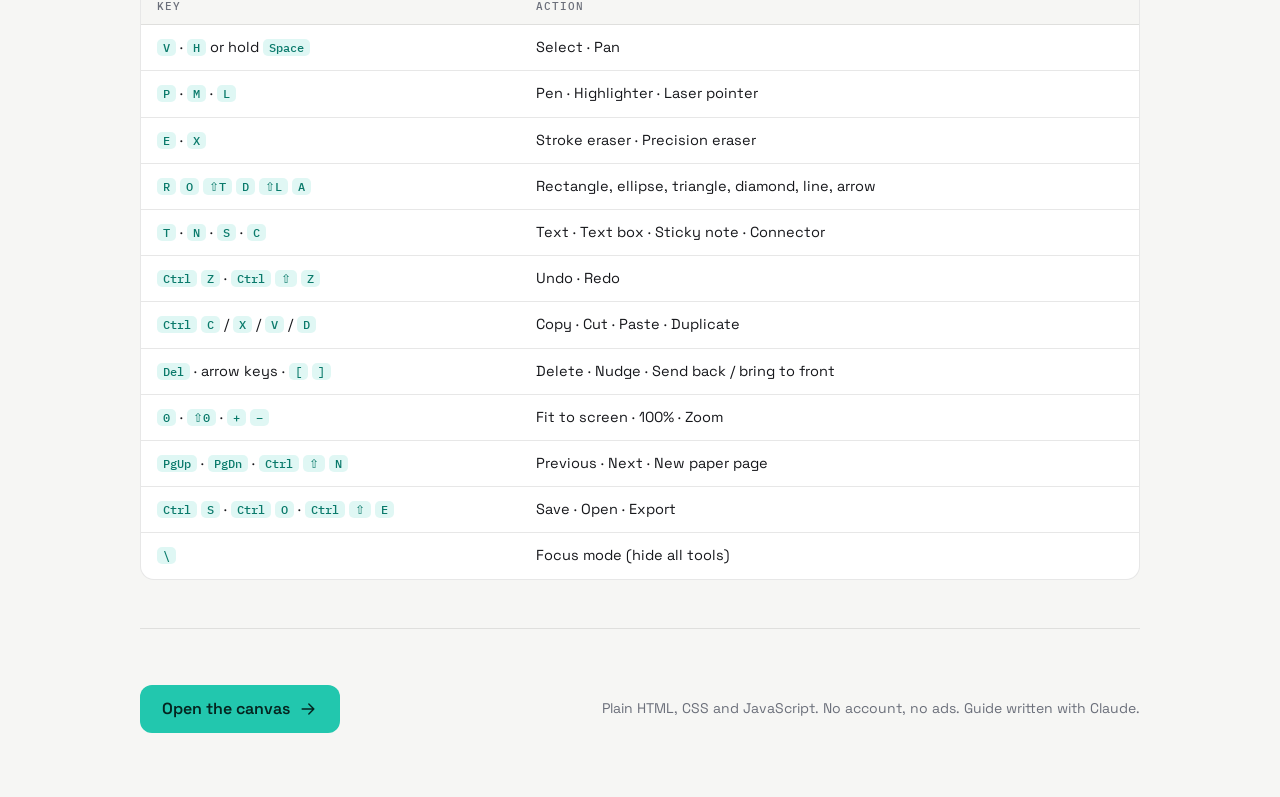
<file: guide.html>
<!DOCTYPE html>
<html lang="en">
<head>
<meta charset="UTF-8">
<meta name="viewport" content="width=device-width, initial-scale=1, viewport-fit=cover">
<title>Vector Plane — Feature Guide</title>
<meta name="description" content="An infinite whiteboard and notebook that runs in your browser and installs on your phone. See everything it can do.">
<meta name="theme-color" content="#F6F6F4" media="(prefers-color-scheme: light)">
<meta name="theme-color" content="#121316" media="(prefers-color-scheme: dark)">
<link rel="manifest" href="manifest.webmanifest">
<link rel="icon" href="icons/favicon.svg" type="image/svg+xml">
<link rel="apple-touch-icon" href="icons/apple-touch-icon.png">
<link rel="preconnect" href="https://fonts.googleapis.com">
<link rel="preconnect" href="https://fonts.gstatic.com" crossorigin>
<link href="https://fonts.googleapis.com/css2?family=Space+Grotesk:wght@400;500;600;700&family=IBM+Plex+Mono:wght@400;500&display=swap" rel="stylesheet">
<style>
  :root {
    --bg: #F6F6F4; --card: #FFFFFF; --line: rgba(20,21,26,.10); --ink: #16171B; --mute: #50545E; --faint: #6B6F7A;
    --accent: #22C7AE; --accent-ink: #0A7A6B; --accent-soft: rgba(34,199,174,.14); --on-accent: #052520;
    --ui: 'Space Grotesk', system-ui, -apple-system, sans-serif; --mono: 'IBM Plex Mono', ui-monospace, monospace;
    color-scheme: light;
  }
  @media (prefers-color-scheme: dark) {
    :root { --bg: #121316; --card: #1C1D21; --line: rgba(255,255,255,.08); --ink: #ECEDEF; --mute: #B9BCC4; --faint: #9195A0;
      --accent: #35E0C6; --accent-ink: #35E0C6; --accent-soft: rgba(53,224,198,.13); --on-accent: #062520; color-scheme: dark; }
  }
  * { box-sizing: border-box; }
  html { scroll-behavior: smooth; -webkit-text-size-adjust: 100%; }
  @media (prefers-reduced-motion: reduce) { html { scroll-behavior: auto; } }
  body { margin: 0; background: var(--bg); color: var(--ink); font: 16px/1.6 var(--ui); padding: env(safe-area-inset-top) env(safe-area-inset-right) env(safe-area-inset-bottom) env(safe-area-inset-left); }
  .wrap { max-width: 1040px; margin: 0 auto; padding: 0 20px; }
  a { color: inherit; }
  :focus-visible { outline: 2px solid var(--accent); outline-offset: 3px; border-radius: 6px; }
  .ic { width: 20px; height: 20px; fill: none; stroke: currentColor; stroke-width: 1.75; stroke-linecap: round; stroke-linejoin: round; flex: none; }

  nav.top { display: flex; align-items: center; justify-content: space-between; padding: 18px 0; }
  .brand { display: flex; align-items: center; gap: 10px; font-weight: 600; text-decoration: none; }
  .brand img { width: 28px; height: 28px; border-radius: 7px; }
  .top-links { display: flex; gap: 6px; }
  .top-links a { text-decoration: none; color: var(--mute); font-size: 14px; padding: 8px 10px; border-radius: 8px; }
  .top-links a:hover { color: var(--ink); background: var(--accent-soft); }

  .hero { display: grid; grid-template-columns: 1.05fr 1fr; gap: 48px; align-items: center; padding: 40px 0 56px; }
  .eyebrow { font: 500 12px var(--mono); letter-spacing: .1em; text-transform: uppercase; color: var(--accent-ink); }
  h1 { font-size: clamp(38px, 6vw, 64px); line-height: 1.02; letter-spacing: -.03em; margin: 14px 0 18px; font-weight: 700; }
  .lead { font-size: clamp(17px, 2.2vw, 19px); color: var(--mute); margin: 0 0 28px; max-width: 34em; }
  .cta { display: flex; flex-wrap: wrap; gap: 10px; align-items: center; }
  .btn { display: inline-flex; align-items: center; gap: 8px; height: 48px; padding: 0 22px; border-radius: 12px; font-weight: 600; text-decoration: none; font-size: 16px; transition: background-color .15s, box-shadow .15s; }
  .btn-primary { background: var(--accent); color: var(--on-accent); }
  .btn-primary:hover { filter: brightness(1.05); }
  .btn-ghost { box-shadow: inset 0 0 0 1px var(--line); color: var(--ink); }
  .btn-ghost:hover { background: var(--card); }
  .facts { display: flex; flex-wrap: wrap; gap: 6px 18px; margin: 26px 0 0; padding: 0; list-style: none; color: var(--faint); font-size: 14px; }
  .facts li { display: flex; align-items: center; gap: 6px; }
  .facts .ic { width: 16px; height: 16px; color: var(--accent-ink); }

  /* Static mock of the app, drawn with SVG so it stays crisp and light. */
  .mock { background: var(--card); border: 1px solid var(--line); border-radius: 20px; aspect-ratio: 4 / 3.1; position: relative; overflow: hidden; box-shadow: 0 2px 6px rgba(16,18,24,.06), 0 24px 60px rgba(16,18,24,.10); }
  .mock svg { position: absolute; inset: 0; width: 100%; height: 100%; }

  section { padding: 48px 0; border-top: 1px solid var(--line); }
  .sec-head { display: grid; grid-template-columns: 1fr 2fr; gap: 32px; margin-bottom: 28px; }
  h2 { font-size: clamp(24px, 3.4vw, 32px); line-height: 1.15; letter-spacing: -.02em; margin: 0; }
  .sec-head p { margin: 0; color: var(--mute); max-width: 40em; }
  .grid { display: grid; gap: 1px; grid-template-columns: repeat(auto-fill, minmax(260px, 1fr)); background: var(--line); border: 1px solid var(--line); border-radius: 16px; overflow: hidden; }
  .feat { background: var(--card); padding: 22px 22px 24px; }
  .feat h3 { display: flex; align-items: center; gap: 10px; margin: 0 0 8px; font-size: 16px; }
  .feat h3 .ic { color: var(--accent-ink); }
  .feat p { margin: 0; color: var(--mute); font-size: 14.5px; line-height: 1.55; }
  kbd { font: 500 12px var(--mono); background: var(--accent-soft); color: var(--accent-ink); padding: 1px 6px; border-radius: 5px; white-space: nowrap; }
  .new { font: 500 10px var(--mono); letter-spacing: .08em; text-transform: uppercase; color: var(--on-accent); background: var(--accent); padding: 2px 6px; border-radius: 4px; margin-left: auto; }

  ol.steps { list-style: none; counter-reset: s; padding: 0; margin: 0; display: grid; gap: 12px; grid-template-columns: repeat(auto-fit, minmax(220px, 1fr)); }
  ol.steps li { counter-increment: s; background: var(--card); border: 1px solid var(--line); border-radius: 14px; padding: 18px; font-size: 15px; color: var(--mute); }
  ol.steps li::before { content: counter(s, decimal-leading-zero); display: block; font: 500 12px var(--mono); color: var(--accent-ink); margin-bottom: 10px; }
  ol.steps b { color: var(--ink); }

  .install { display: grid; grid-template-columns: repeat(auto-fit, minmax(240px, 1fr)); gap: 12px; }
  .platform { background: var(--card); border: 1px solid var(--line); border-radius: 14px; padding: 20px; }
  .platform h3 { margin: 0 0 8px; font-size: 16px; display: flex; gap: 10px; align-items: center; }
  .platform p { margin: 0; color: var(--mute); font-size: 14.5px; }

  .table { border: 1px solid var(--line); border-radius: 14px; overflow: hidden; background: var(--card); }
  .table-scroll { overflow-x: auto; }
  table { border-collapse: collapse; width: 100%; min-width: 460px; font-size: 14.5px; }
  th, td { text-align: left; padding: 11px 16px; border-bottom: 1px solid var(--line); vertical-align: top; }
  tr:last-child td { border-bottom: 0; }
  th { font: 500 11px var(--mono); letter-spacing: .08em; text-transform: uppercase; color: var(--faint); background: var(--bg); }
  td:first-child { white-space: nowrap; width: 38%; }

  footer { padding: 56px 0 64px; border-top: 1px solid var(--line); display: flex; flex-wrap: wrap; gap: 20px; align-items: center; justify-content: space-between; color: var(--faint); font-size: 14px; }

  @media (max-width: 860px) {
    .hero { grid-template-columns: 1fr; gap: 32px; padding-top: 16px; }
    .sec-head { grid-template-columns: 1fr; gap: 10px; }
  }
  @media (max-width: 520px) {
    .top-links a:not(:last-child) { display: none; }
    .btn { width: 100%; justify-content: center; }
  }
</style>
</head>
<body>
<svg width="0" height="0" style="position:absolute" aria-hidden="true"><defs>
  <symbol id="g-pen" viewBox="0 0 24 24"><path d="M4 20l1.2-4.6L15.6 5a2.1 2.1 0 013 3L8.2 18.4z"/><path d="M13.5 7l3.5 3.5"/></symbol>
  <symbol id="g-hl" viewBox="0 0 24 24"><path d="M14.5 4.5l5 5-8 8H6.5v-5z"/><path d="M6.5 17.5L4 20h5"/><path d="M11.5 7.5l5 5"/></symbol>
  <symbol id="g-snap" viewBox="0 0 24 24"><path d="M4 16c3-8 6 4 9-3"/><path d="M15 6h5v5"/><rect x="14" y="13" width="7" height="7" rx="1"/></symbol>
  <symbol id="g-eraser" viewBox="0 0 24 24"><path d="M8 20h12"/><path d="M5.6 14.6l8.5-8.5a2 2 0 012.8 0l2.9 2.9a2 2 0 010 2.8L13 18.6a2 2 0 01-1.4.6H9.4a2 2 0 01-1.4-.6l-2.4-2.4a2 2 0 010-2.8z"/></symbol>
  <symbol id="g-shapes" viewBox="0 0 24 24"><rect x="3.5" y="3.5" width="7.5" height="7.5" rx="1.5"/><circle cx="17" cy="7.25" r="3.75"/><path d="M7.25 13.5l4 7h-8z"/><path d="M17 13.5l3.5 3.5-3.5 3.5-3.5-3.5z"/></symbol>
  <symbol id="g-text" viewBox="0 0 24 24"><path d="M5 7V5h14v2"/><path d="M12 5v14"/><path d="M9.5 19h5"/></symbol>
  <symbol id="g-sticky" viewBox="0 0 24 24"><path d="M5 4h14a1 1 0 011 1v9l-6 6H5a1 1 0 01-1-1V5a1 1 0 011-1z"/><path d="M14 20v-5a1 1 0 011-1h5"/></symbol>
  <symbol id="g-conn" viewBox="0 0 24 24"><circle cx="6" cy="18" r="2.5"/><circle cx="18" cy="6" r="2.5"/><path d="M8 16l8-8"/></symbol>
  <symbol id="g-pdf" viewBox="0 0 24 24"><path d="M14 3.5H6.5A1.5 1.5 0 005 5v14a1.5 1.5 0 001.5 1.5h11A1.5 1.5 0 0019 19V8.5z"/><path d="M14 3.5v5h5M8.5 13h7M8.5 16.5h5"/></symbol>
  <symbol id="g-zoom" viewBox="0 0 24 24"><circle cx="11" cy="11" r="6.5"/><path d="M20 20l-4.4-4.4M11 8v6M8 11h6"/></symbol>
  <symbol id="g-paper" viewBox="0 0 24 24"><rect x="5" y="3" width="14" height="18" rx="2"/><path d="M8.5 8h7M8.5 12h7M8.5 16h4"/></symbol>
  <symbol id="g-pages" viewBox="0 0 24 24"><rect x="7" y="3" width="13" height="16" rx="2"/><path d="M4 7v12a2 2 0 002 2h10"/></symbol>
  <symbol id="g-select" viewBox="0 0 24 24"><path d="M5 3.5l5.8 16 2.3-6.6 6.6-2.3z"/></symbol>
  <symbol id="g-laser" viewBox="0 0 24 24"><circle cx="12" cy="12" r="2.5"/><path d="M12 3v3M12 18v3M3 12h3M18 12h3M5.6 5.6l2.1 2.1M16.3 16.3l2.1 2.1M5.6 18.4l2.1-2.1M16.3 7.7l2.1-2.1"/></symbol>
  <symbol id="g-moon" viewBox="0 0 24 24"><path d="M20 14.5A8 8 0 019.5 4a8 8 0 1010.5 10.5z"/></symbol>
  <symbol id="g-undo" viewBox="0 0 24 24"><path d="M9 14L4 9l5-5"/><path d="M4 9h10.5a5.5 5.5 0 010 11H11"/></symbol>
  <symbol id="g-save" viewBox="0 0 24 24"><path d="M5 4h11l4 4v11a1 1 0 01-1 1H5a1 1 0 01-1-1V5a1 1 0 011-1z"/><path d="M8 4v4.5h7V4"/><path d="M7.5 20v-6.5h9V20"/></symbol>
  <symbol id="g-dl" viewBox="0 0 24 24"><path d="M12 4v11M7 10l5 5 5-5"/><path d="M4 16v2.5A1.5 1.5 0 005.5 20h13a1.5 1.5 0 001.5-1.5V16"/></symbol>
  <symbol id="g-clip" viewBox="0 0 24 24"><rect x="8.5" y="8.5" width="12" height="12" rx="2"/><path d="M15.5 8.5V5A1.5 1.5 0 0014 3.5H5A1.5 1.5 0 003.5 5v9A1.5 1.5 0 005 15.5h3.5"/></symbol>
  <symbol id="g-offline" viewBox="0 0 24 24"><path d="M5 12.5a10 10 0 0114 0M8.5 16a5 5 0 017 0"/><path d="M12 19.5h.01"/><path d="M3 3l18 18"/></symbol>
  <symbol id="g-phone" viewBox="0 0 24 24"><rect x="6" y="2.5" width="12" height="19" rx="2.5"/><path d="M11 18.5h2"/></symbol>
  <symbol id="g-desktop" viewBox="0 0 24 24"><rect x="3" y="4" width="18" height="12" rx="2"/><path d="M8 20h8M12 16v4"/></symbol>
  <symbol id="g-check" viewBox="0 0 24 24"><path d="M5 12.5l4.5 4.5L19 7.5"/></symbol>
  <symbol id="g-arrow" viewBox="0 0 24 24"><path d="M5 12h14M13 6l6 6-6 6"/></symbol>
  <symbol id="g-palm" viewBox="0 0 24 24"><path d="M8 13V5.5a1.5 1.5 0 013 0V12"/><path d="M11 11.5V4.5a1.5 1.5 0 013 0V12"/><path d="M14 11.5v-5a1.5 1.5 0 013 0V15a6 6 0 01-6 6h-.6a6 6 0 01-4.8-2.4l-2.3-3.3a1.5 1.5 0 012.3-1.9L8 15.2"/></symbol>
</defs></svg>

<div class="wrap">
  <nav class="top" aria-label="Site">
    <a class="brand" href="./"><img src="icons/favicon.svg" alt="" width="28" height="28">Vector Plane</a>
    <div class="top-links">
      <a href="#features">Features</a>
      <a href="#install">Install</a>
      <a href="#keys">Shortcuts</a>
      <a href="./?ref=guide-nav" data-track="nav">Open app</a>
    </div>
  </nav>

  <header class="hero">
    <div>
      <span class="eyebrow">Infinite canvas · Notebook · PDF markup</span>
      <h1>Think on a plane with no edges.</h1>
      <p class="lead">Vector Plane is a whiteboard and notebook that runs in your browser and installs like an app. Sketch, diagram, annotate PDFs and zoom forever without losing sharpness. No account, works offline.</p>
      <div class="cta">
        <a class="btn btn-primary" href="./?ref=guide-doc" data-track="hero">Open the canvas<svg class="ic" aria-hidden="true"><use href="#g-arrow"/></svg></a>
        <a class="btn btn-ghost" href="#install">Install on your phone</a>
      </div>
      <ul class="facts">
        <li><svg class="ic" aria-hidden="true"><use href="#g-check"/></svg>Free</li>
        <li><svg class="ic" aria-hidden="true"><use href="#g-check"/></svg>Auto-saves</li>
        <li><svg class="ic" aria-hidden="true"><use href="#g-check"/></svg>Works offline</li>
        <li><svg class="ic" aria-hidden="true"><use href="#g-check"/></svg>Stylus pressure</li>
      </ul>
    </div>
    <div class="mock" role="img" aria-label="Preview of Vector Plane: a grid canvas with a sticky note, connected shapes and handwriting">
      <svg viewBox="0 0 400 310" preserveAspectRatio="xMidYMid slice">
        <defs>
          <pattern id="gp" width="20" height="20" patternUnits="userSpaceOnUse"><path d="M20 0H0V20" fill="none" stroke="currentColor" stroke-opacity=".07"/></pattern>
          <pattern id="gP" width="100" height="100" patternUnits="userSpaceOnUse"><path d="M100 0H0V100" fill="none" stroke="currentColor" stroke-opacity=".13"/></pattern>
        </defs>
        <g style="color:var(--ink)"><rect width="400" height="310" fill="url(#gp)"/><rect width="400" height="310" fill="url(#gP)"/></g>
        <rect x="10" y="10" width="148" height="30" rx="9" fill="var(--card)" stroke="var(--line)"/>
        <rect x="20" y="21" width="9" height="2" rx="1" fill="var(--faint)"/><rect x="20" y="25" width="9" height="2" rx="1" fill="var(--faint)"/><rect x="20" y="29" width="9" height="2" rx="1" fill="var(--faint)"/>
        <rect x="38" y="21" width="62" height="8" rx="3" fill="var(--ink)" opacity=".8"/>
        <rect x="108" y="22" width="34" height="6" rx="3" fill="var(--faint)" opacity=".6"/>
        <rect x="330" y="10" width="60" height="30" rx="9" fill="var(--card)" stroke="var(--line)"/>
        <rect x="338" y="17" width="44" height="16" rx="6" fill="var(--accent)"/>
        <rect x="10" y="66" width="30" height="176" rx="9" fill="var(--card)" stroke="var(--line)"/>
        <g fill="none" stroke="var(--faint)" stroke-width="1.6" stroke-linecap="round">
          <circle cx="25" cy="82" r="5" fill="#14151A" stroke="none"/>
          <path d="M20 104l10-10"/><rect x="18" y="118" width="14" height="14" rx="4" fill="var(--accent-soft)" stroke="var(--accent-ink)"/>
          <path d="M21 145h8M25 145v8"/><rect x="19" y="164" width="12" height="9" rx="2"/><circle cx="25" cy="190" r="5"/><path d="M20 212l10-10M25 222h.01"/>
        </g>
        <rect x="70" y="80" width="96" height="40" rx="14" fill="rgba(61,92,255,.08)" stroke="#3D5CFF" stroke-width="2"/>
        <text x="118" y="105" text-anchor="middle" font-family="Space Grotesk, sans-serif" font-weight="600" font-size="13" fill="#3D5CFF">Big idea</text>
        <rect x="236" y="70" width="104" height="96" rx="6" fill="rgb(255,223,158)"/>
        <text font-family="Space Grotesk, sans-serif" font-size="12" font-weight="500" fill="#1B1C20"><tspan x="248" y="92">Ship the</tspan><tspan x="248" y="108">offline mode</tspan><tspan x="248" y="124">by Friday</tspan></text>
        <path d="M166 100L232 112" stroke="#6B6F7A" stroke-width="2" fill="none" stroke-linecap="round"/><path d="M222 105l10 7-11 4" fill="none" stroke="#6B6F7A" stroke-width="2" stroke-linecap="round" stroke-linejoin="round"/>
        <ellipse cx="130" cy="210" rx="52" ry="30" fill="rgba(53,224,198,.16)" stroke="#0FA390" stroke-width="2.5"/>
        <path d="M118 160L124 178" stroke="#6B6F7A" stroke-width="2" stroke-linecap="round"/><path d="M118 171l6 7 3-9" fill="none" stroke="#6B6F7A" stroke-width="2" stroke-linecap="round" stroke-linejoin="round"/>
        <path d="M232 214c10-18 22-22 30-6s18 10 26-6 20-10 26 2" fill="none" stroke="#FF5C5C" stroke-width="3.5" stroke-linecap="round"/>
        <path d="M228 240h104" stroke="#FFB020" stroke-width="12" stroke-linecap="round" opacity=".45"/>
        <rect x="10" y="270" width="96" height="30" rx="9" fill="var(--card)" stroke="var(--line)"/>
        <text x="58" y="290" text-anchor="middle" font-family="IBM Plex Mono, monospace" font-size="10" fill="var(--faint)">−  100%  +</text>
      </svg>
    </div>
  </header>

  <section id="start" aria-labelledby="start-h">
    <div class="sec-head"><h2 id="start-h">Start in ten seconds</h2><p>The pen is already selected. Everything else is one tap away in the tool rail on the left (or along the bottom on a phone).</p></div>
    <ol class="steps">
      <li><b>Draw.</b> Drag with a finger, stylus or mouse. Stylus pressure makes lines thicker.</li>
      <li><b>Hold still</b> at the end of a stroke and it snaps into a clean line, arrow, circle, rectangle or triangle. Keep dragging to adjust a snapped line.</li>
      <li><b>Pan and zoom.</b> Pinch with two fingers or scroll the mouse wheel. Hold <kbd>Space</kbd> and drag to pan.</li>
      <li><b>Open the menu</b> (top left) to save, export, change paper, add pages or switch to dark mode.</li>
    </ol>
  </section>

  <section id="features" aria-labelledby="feat-h">
    <div class="sec-head"><h2 id="feat-h">Everything it can do</h2><p>Keyboard shortcuts are shown next to each tool. On touch screens every action also has a button.</p></div>
    <div class="grid">
      <div class="feat"><h3><svg class="ic" aria-hidden="true"><use href="#g-pen"/></svg>Pressure-sensitive pen <kbd>P</kbd></h3><p>Smooth, curved ink with true variable width from your stylus. Adjustable stroke smoothing steadies shaky lines.</p></div>
      <div class="feat"><h3><svg class="ic" aria-hidden="true"><use href="#g-hl"/></svg>Highlighter <kbd>M</kbd></h3><p>Translucent ink that blends over text and PDFs. It never auto-snaps, so underlines stay exactly as drawn. Remembers its own colour.</p></div>
      <div class="feat"><h3><svg class="ic" aria-hidden="true"><use href="#g-snap"/></svg>Shape recognition</h3><p>Pause at the end of a stroke and a wobbly drawing becomes a perfect line, arrow, ellipse, rectangle or triangle.</p></div>
      <div class="feat"><h3><svg class="ic" aria-hidden="true"><use href="#g-eraser"/></svg>Two erasers <kbd>E</kbd> <kbd>X</kbd></h3><p>The stroke eraser removes whole strokes. The precision eraser cuts straight through a path and removes only what you touch. Imported pages are never erased by accident.</p></div>
      <div class="feat"><h3><svg class="ic" aria-hidden="true"><use href="#g-shapes"/></svg>Shapes</h3><p>Rectangle <kbd>R</kbd>, ellipse <kbd>O</kbd>, triangle <kbd>⇧T</kbd>, diamond <kbd>D</kbd>, line <kbd>⇧L</kbd> and arrow <kbd>A</kbd>, with tinted or solid fills and dashed outlines. Hold Shift for squares and 45° angles.</p></div>
      <div class="feat"><h3><svg class="ic" aria-hidden="true"><use href="#g-text"/></svg>Text and text boxes <kbd>T</kbd> <kbd>N</kbd></h3><p>Click anywhere to type a label, or drop a rounded text box for diagrams. Double-click any text to edit it. Paste plain text straight onto the board.</p></div>
      <div class="feat"><h3><svg class="ic" aria-hidden="true"><use href="#g-sticky"/></svg>Sticky notes <kbd>S</kbd></h3><p>Colour-coded notes for brainstorming and planning. They grow to fit what you write.</p></div>
      <div class="feat"><h3><svg class="ic" aria-hidden="true"><use href="#g-conn"/></svg>Connectors <kbd>C</kbd></h3><p>Drag from one item to another to link them. Lines stay attached as you move things, so mind maps and flowcharts stay tidy.</p></div>
      <div class="feat"><h3><svg class="ic" aria-hidden="true"><use href="#g-select"/></svg>Select, move, resize <kbd>V</kbd></h3><p>Drag a box to select, drag corners to resize, Alt-drag to duplicate. Copy, paste, recolour, reorder or lock anything from the floating selection bar.</p></div>
      <div class="feat"><h3><svg class="ic" aria-hidden="true"><use href="#g-pdf"/></svg>PDF and image import</h3><p>Drag files onto the board, paste a screenshot, or use the import button. On a paper page each PDF page becomes its own locked sheet you can write on.</p></div>
      <div class="feat"><h3><svg class="ic" aria-hidden="true"><use href="#g-pages"/></svg>Pages</h3><p>Mix infinite canvases with portrait and landscape paper pages in one board. Reorder by dragging thumbnails, duplicate, rename, export ranges.</p></div>
      <div class="feat"><h3><svg class="ic" aria-hidden="true"><use href="#g-zoom"/></svg>Truly infinite</h3><p>Zoom from 5% to 4000%. Everything is stored as vectors, so lines stay razor sharp at any zoom level.</p></div>
      <div class="feat"><h3><svg class="ic" aria-hidden="true"><use href="#g-paper"/></svg>8 paper templates</h3><p>Blueprint grid, dot grid, graph, lined, Cornell notes, isometric, music staves and blank, set per page.</p></div>
      <div class="feat"><h3><svg class="ic" aria-hidden="true"><use href="#g-laser"/></svg>Laser pointer <kbd>L</kbd></h3><p>A fading red trail for presenting or screen sharing. It never touches your drawing.</p></div>
      <div class="feat"><h3><svg class="ic" aria-hidden="true"><use href="#g-palm"/></svg>Palm rejection</h3><p>Use a stylus once and fingers switch to panning and zooming, so your hand can rest on the screen.</p></div>
      <div class="feat"><h3><svg class="ic" aria-hidden="true"><use href="#g-moon"/></svg>Light, dark or system</h3><p>Dark mode flips black ink to white automatically so it’s always readable. Exports stay on white.</p></div>
      <div class="feat"><h3><svg class="ic" aria-hidden="true"><use href="#g-undo"/></svg>Undo and redo</h3><p><kbd>Ctrl</kbd>+<kbd>Z</kbd> and <kbd>Ctrl</kbd>+<kbd>⇧</kbd>+<kbd>Z</kbd> cover drawing, moving, styling, imports and page changes.</p></div>
    </div>
  </section>

  <section id="save" aria-labelledby="save-h">
    <div class="sec-head"><h2 id="save-h">Never lose your work</h2><p>Your board is saved in this browser as you draw, with room for large PDFs. Files make it portable.</p></div>
    <div class="grid">
      <div class="feat"><h3><svg class="ic" aria-hidden="true"><use href="#g-check"/></svg>Auto-save</h3><p>Every change is stored on your device. Close the tab and come back later and it’s all there. Drawings from older versions are brought over automatically.</p></div>
      <div class="feat"><h3><svg class="ic" aria-hidden="true"><use href="#g-save"/></svg>Save and open files</h3><p>Save the whole board, pages and imported PDFs included, as one <kbd>.json</kbd> file. <kbd>Ctrl</kbd>+<kbd>S</kbd> keeps saving to the same file.</p></div>
      <div class="feat"><h3><svg class="ic" aria-hidden="true"><use href="#g-dl"/></svg>Export PNG, SVG or PDF</h3><p>Export a page, a selection, a page range or every page. Pick 1×–3× resolution, transparent backgrounds, with or without the paper template. Multi-page exports arrive as one PDF or a ZIP.</p></div>
      <div class="feat"><h3><svg class="ic" aria-hidden="true"><use href="#g-clip"/></svg>Copy as image</h3><p>Copy a page or selection straight to the clipboard and paste it into chat, docs or slides.</p></div>
    </div>
  </section>

  <section id="install" aria-labelledby="install-h">
    <div class="sec-head"><h2 id="install-h">Install it like an app</h2><p>Once installed, Vector Plane opens full screen from your home screen and works with no connection at all.</p></div>
    <div class="install">
      <div class="platform"><h3><svg class="ic" aria-hidden="true"><use href="#g-phone"/></svg>iPhone and iPad</h3><p>Open the app in <b>Safari</b>, tap <b>Share</b>, then <b>Add to Home Screen</b>.</p></div>
      <div class="platform"><h3><svg class="ic" aria-hidden="true"><use href="#g-phone"/></svg>Android</h3><p>In <b>Chrome</b>, open the <b>⋮</b> menu and choose <b>Install app</b>. You can also use <b>Install app</b> in Vector Plane’s own menu.</p></div>
      <div class="platform"><h3><svg class="ic" aria-hidden="true"><use href="#g-desktop"/></svg>Desktop</h3><p>In Chrome or Edge, click the install icon at the right of the address bar. Installed, it can open board files directly.</p></div>
      <div class="platform"><h3><svg class="ic" aria-hidden="true"><use href="#g-offline"/></svg>Offline</h3><p>The app, PDF import and exports are stored on your device after the first visit, so they keep working on a plane.</p></div>
    </div>
  </section>

  <section id="keys" aria-labelledby="keys-h">
    <div class="sec-head"><h2 id="keys-h">Keyboard shortcuts</h2><p>Press <kbd>?</kbd> in the app to see these any time.</p></div>
    <div class="table"><div class="table-scroll"><table>
      <thead><tr><th scope="col">Key</th><th scope="col">Action</th></tr></thead>
      <tbody>
        <tr><td><kbd>V</kbd> · <kbd>H</kbd> or hold <kbd>Space</kbd></td><td>Select · Pan</td></tr>
        <tr><td><kbd>P</kbd> · <kbd>M</kbd> · <kbd>L</kbd></td><td>Pen · Highlighter · Laser pointer</td></tr>
        <tr><td><kbd>E</kbd> · <kbd>X</kbd></td><td>Stroke eraser · Precision eraser</td></tr>
        <tr><td><kbd>R</kbd> <kbd>O</kbd> <kbd>⇧T</kbd> <kbd>D</kbd> <kbd>⇧L</kbd> <kbd>A</kbd></td><td>Rectangle, ellipse, triangle, diamond, line, arrow</td></tr>
        <tr><td><kbd>T</kbd> · <kbd>N</kbd> · <kbd>S</kbd> · <kbd>C</kbd></td><td>Text · Text box · Sticky note · Connector</td></tr>
        <tr><td><kbd>Ctrl</kbd> <kbd>Z</kbd> · <kbd>Ctrl</kbd> <kbd>⇧</kbd> <kbd>Z</kbd></td><td>Undo · Redo</td></tr>
        <tr><td><kbd>Ctrl</kbd> <kbd>C</kbd> / <kbd>X</kbd> / <kbd>V</kbd> / <kbd>D</kbd></td><td>Copy · Cut · Paste · Duplicate</td></tr>
        <tr><td><kbd>Del</kbd> · arrow keys · <kbd>[</kbd> <kbd>]</kbd></td><td>Delete · Nudge · Send back / bring to front</td></tr>
        <tr><td><kbd>0</kbd> · <kbd>⇧0</kbd> · <kbd>+</kbd> <kbd>−</kbd></td><td>Fit to screen · 100% · Zoom</td></tr>
        <tr><td><kbd>PgUp</kbd> · <kbd>PgDn</kbd> · <kbd>Ctrl</kbd> <kbd>⇧</kbd> <kbd>N</kbd></td><td>Previous · Next · New paper page</td></tr>
        <tr><td><kbd>Ctrl</kbd> <kbd>S</kbd> · <kbd>Ctrl</kbd> <kbd>O</kbd> · <kbd>Ctrl</kbd> <kbd>⇧</kbd> <kbd>E</kbd></td><td>Save · Open · Export</td></tr>
        <tr><td><kbd>\</kbd></td><td>Focus mode (hide all tools)</td></tr>
      </tbody>
    </table></div></div>
  </section>

  <footer>
    <a class="btn btn-primary" href="./?ref=guide-doc" data-track="footer">Open the canvas<svg class="ic" aria-hidden="true"><use href="#g-arrow"/></svg></a>
    <div>Plain HTML, CSS and JavaScript. No account, no ads. Guide written with Claude.</div>
  </footer>
</div>

<script data-goatcounter="https://zx0409.goatcounter.com/count" async src="//gc.zgo.at/count.js"></script>
<script>
  document.querySelectorAll('a[data-track]').forEach(function (a) {
    a.addEventListener('click', function () {
      try {
        if (window.goatcounter && goatcounter.count) {
          goatcounter.count({ path: 'click-open-canvas', title: 'Clicked Open the canvas (' + a.dataset.track + ')', event: true });
        }
      } catch (e) {}
    });
  });
</script>
</body>
</html>
</file>
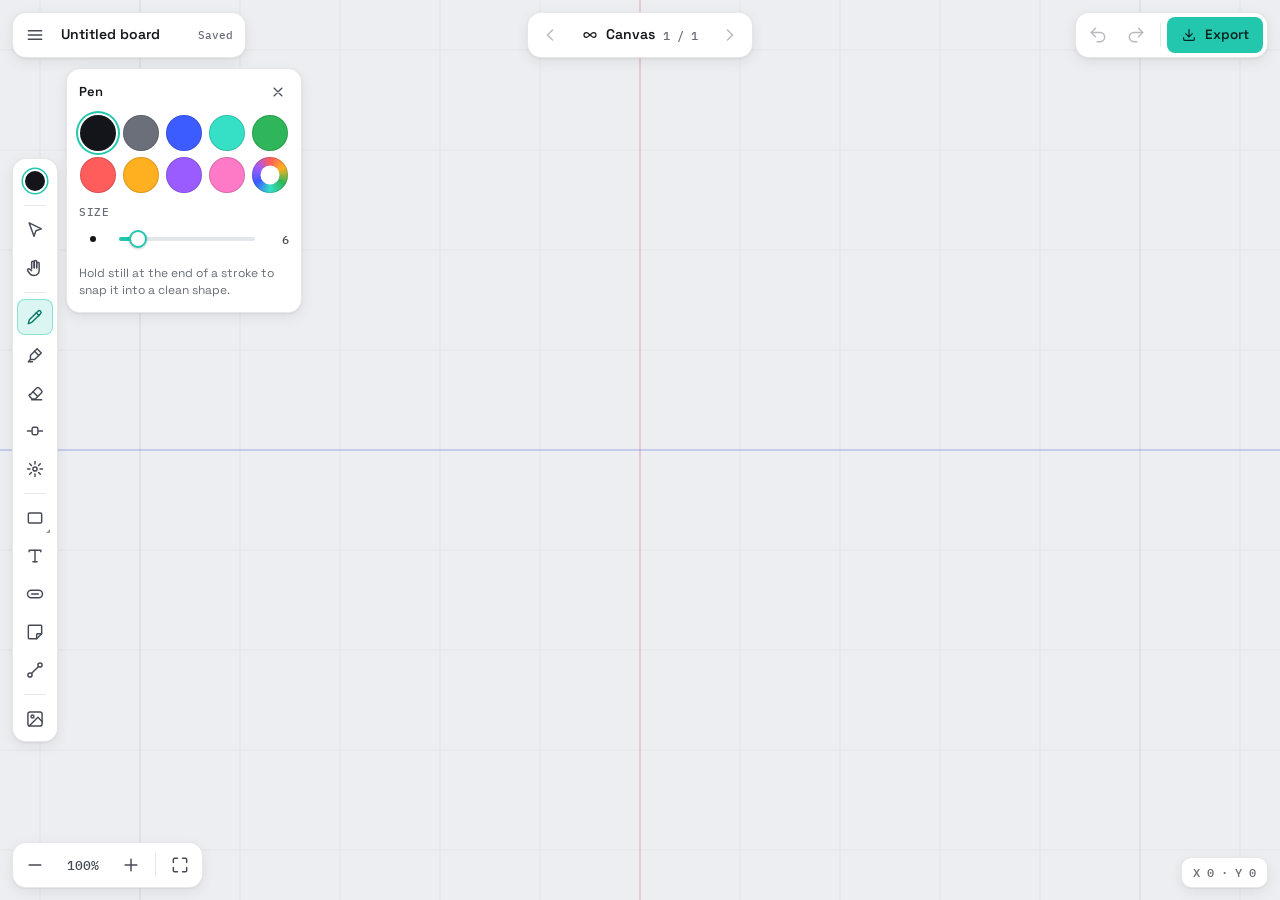
<file: home.html>
<!DOCTYPE html>
<html lang="en">
<head>
<meta charset="UTF-8">
<meta name="viewport" content="width=device-width, initial-scale=1">
<title>Vector Plane</title>
<meta name="robots" content="noindex">
<link rel="canonical" href="./">
<!-- The paged notebook that lived here is now part of the main app (Pages). -->
<meta http-equiv="refresh" content="0; url=./">
<script>location.replace('./' + location.search + location.hash);</script>
</head>
<body style="font-family:system-ui,sans-serif;padding:24px">
<p>Vector Plane has moved to <a href="./">the main app</a>. Your notebook pages come with you.</p>
</body>
</html>
</file>
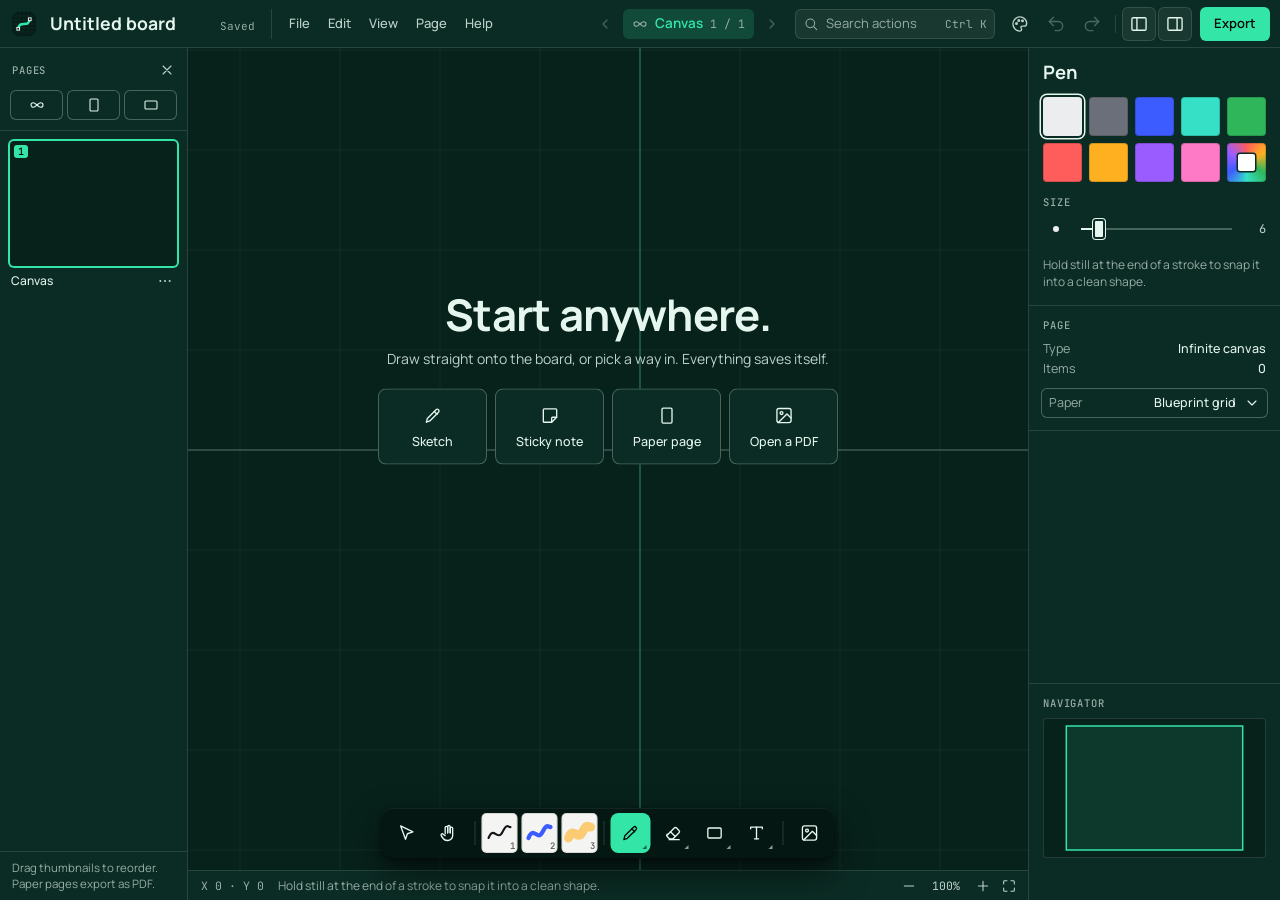
<file: studio.html>
<!DOCTYPE html>
<html lang="en">
<head>
<meta charset="UTF-8">
<meta name="viewport" content="width=device-width, initial-scale=1, viewport-fit=cover, interactive-widget=resizes-content">
<title>Vector Plane Studio</title>
<meta name="description" content="Vector Plane Studio: the same infinite whiteboard and notebook in a full workspace, with a pages sidebar, inspector, command search and quick pens.">
<meta name="theme-color" content="#0B2C24">
<meta name="color-scheme" content="light dark">
<meta name="mobile-web-app-capable" content="yes">
<meta name="apple-mobile-web-app-capable" content="yes">
<meta name="apple-mobile-web-app-title" content="VP Studio">
<meta name="apple-mobile-web-app-status-bar-style" content="default">
<link rel="manifest" href="studio.webmanifest">
<link rel="icon" href="icons/studio-favicon.svg" type="image/svg+xml">
<link rel="icon" href="icons/studio-192.png" type="image/png" sizes="192x192">
<link rel="apple-touch-icon" href="icons/studio-apple-touch.png">
<link rel="preconnect" href="https://fonts.googleapis.com">
<link rel="preconnect" href="https://fonts.gstatic.com" crossorigin>
<!-- Space Grotesk stays loaded because text on the board is measured and drawn in it.
     The interface font comes from the chosen look, added below. -->
<link rel="stylesheet" href="https://fonts.googleapis.com/css2?family=JetBrains+Mono:wght@400;500;600&family=Space+Grotesk:wght@400;500;600&display=swap">
<link rel="stylesheet" href="css/studio.css">
<script>
/* Paints the saved look before first render, so a theme never flashes the default. */
(function () {
  var href = 'https://fonts.googleapis.com/css2?family=Manrope:wght@400;500;600;700;800&display=swap';
  try {
    var l = JSON.parse(localStorage.getItem('vp-studio-look') || 'null');
    if (l && l.vars) {
      var r = document.documentElement;
      for (var k in l.vars) r.style.setProperty(k, l.vars[k]);
      r.setAttribute('data-theme', l.dark ? 'dark' : 'light');
      if (l.glass) r.classList.add('glass');
      href = l.fontHref;
    }
  } catch (e) {}
  if (href) {
    var f = document.createElement('link');
    f.rel = 'stylesheet'; f.id = 'lookFont'; f.href = href;
    document.head.appendChild(f);
  }
})();
</script>
</head>
<body class="studio pages-on insp-on">

<svg width="0" height="0" style="position:absolute" aria-hidden="true">
  <defs>
    <symbol id="i-menu" viewBox="0 0 24 24"><path d="M4 7h16M4 12h16M4 17h16"/></symbol>
    <symbol id="i-select" viewBox="0 0 24 24"><path d="M5 3.5l5.8 16 2.3-6.6 6.6-2.3z"/></symbol>
    <symbol id="i-hand" viewBox="0 0 24 24"><path d="M8 13V5.5a1.5 1.5 0 013 0V12"/><path d="M11 11.5V4.5a1.5 1.5 0 013 0V12"/><path d="M14 11.5v-5a1.5 1.5 0 013 0V15a6 6 0 01-6 6h-.6a6 6 0 01-4.8-2.4l-2.3-3.3a1.5 1.5 0 012.3-1.9L8 15.2"/></symbol>
    <symbol id="i-pen" viewBox="0 0 24 24"><path d="M4 20l1.2-4.6L15.6 5a2.1 2.1 0 013 3L8.2 18.4z"/><path d="M13.5 7l3.5 3.5"/></symbol>
    <symbol id="i-highlighter" viewBox="0 0 24 24"><path d="M14.5 4.5l5 5-8 8H6.5v-5z"/><path d="M6.5 17.5L4 20h5"/><path d="M11.5 7.5l5 5"/></symbol>
    <symbol id="i-eraser" viewBox="0 0 24 24"><path d="M8 20h12"/><path d="M5.6 14.6l8.5-8.5a2 2 0 012.8 0l2.9 2.9a2 2 0 010 2.8L13 18.6a2 2 0 01-1.4.6H9.4a2 2 0 01-1.4-.6l-2.4-2.4a2 2 0 010-2.8z"/><path d="M9.5 10.5l5.5 5.5"/></symbol>
    <symbol id="i-eraser-cut" viewBox="0 0 24 24"><path d="M3 12h4.5M16.5 12H21"/><rect x="8.5" y="7.5" width="7" height="9" rx="2"/></symbol>
    <symbol id="i-laser" viewBox="0 0 24 24"><circle cx="12" cy="12" r="2.5"/><path d="M12 3v3M12 18v3M3 12h3M18 12h3M5.6 5.6l2.1 2.1M16.3 16.3l2.1 2.1M5.6 18.4l2.1-2.1M16.3 7.7l2.1-2.1"/></symbol>
    <symbol id="i-shapes" viewBox="0 0 24 24"><rect x="3.5" y="3.5" width="7.5" height="7.5" rx="1.5"/><circle cx="17" cy="7.25" r="3.75"/><path d="M7.25 13.5l4 7h-8z"/><path d="M17 13.5l3.5 3.5-3.5 3.5-3.5-3.5z"/></symbol>
    <symbol id="i-rect" viewBox="0 0 24 24"><rect x="4" y="6" width="16" height="12" rx="1.5"/></symbol>
    <symbol id="i-ellipse" viewBox="0 0 24 24"><ellipse cx="12" cy="12" rx="8.5" ry="6.5"/></symbol>
    <symbol id="i-triangle" viewBox="0 0 24 24"><path d="M12 4.5l8.5 15h-17z"/></symbol>
    <symbol id="i-diamond" viewBox="0 0 24 24"><path d="M12 3.5l8.5 8.5-8.5 8.5L3.5 12z"/></symbol>
    <symbol id="i-line" viewBox="0 0 24 24"><path d="M5 19L19 5"/></symbol>
    <symbol id="i-arrow" viewBox="0 0 24 24"><path d="M5 19L19 5"/><path d="M10 5h9v9"/></symbol>
    <symbol id="i-text" viewBox="0 0 24 24"><path d="M5 7V5h14v2"/><path d="M12 5v14"/><path d="M9.5 19h5"/></symbol>
    <symbol id="i-node" viewBox="0 0 24 24"><rect x="3" y="7.5" width="18" height="9" rx="4.5"/><path d="M8 12h8"/></symbol>
    <symbol id="i-sticky" viewBox="0 0 24 24"><path d="M5 4h14a1 1 0 011 1v9l-6 6H5a1 1 0 01-1-1V5a1 1 0 011-1z"/><path d="M14 20v-5a1 1 0 011-1h5"/></symbol>
    <symbol id="i-connector" viewBox="0 0 24 24"><circle cx="6" cy="18" r="2.5"/><circle cx="18" cy="6" r="2.5"/><path d="M8 16l8-8"/></symbol>
    <symbol id="i-image" viewBox="0 0 24 24"><rect x="3.5" y="3.5" width="17" height="17" rx="2.5"/><circle cx="9" cy="9" r="1.75"/><path d="M20.5 15l-5-5L5 20.5"/></symbol>
    <symbol id="i-undo" viewBox="0 0 24 24"><path d="M9 14L4 9l5-5"/><path d="M4 9h10.5a5.5 5.5 0 010 11H11"/></symbol>
    <symbol id="i-redo" viewBox="0 0 24 24"><path d="M15 14l5-5-5-5"/><path d="M20 9H9.5a5.5 5.5 0 000 11H13"/></symbol>
    <symbol id="i-plus" viewBox="0 0 24 24"><path d="M12 5v14M5 12h14"/></symbol>
    <symbol id="i-minus" viewBox="0 0 24 24"><path d="M5 12h14"/></symbol>
    <symbol id="i-fit" viewBox="0 0 24 24"><path d="M4 9V5.5A1.5 1.5 0 015.5 4H9M15 4h3.5A1.5 1.5 0 0120 5.5V9M20 15v3.5a1.5 1.5 0 01-1.5 1.5H15M9 20H5.5A1.5 1.5 0 014 18.5V15"/></symbol>
    <symbol id="i-chev-left" viewBox="0 0 24 24"><path d="M15 18l-6-6 6-6"/></symbol>
    <symbol id="i-chev-right" viewBox="0 0 24 24"><path d="M9 18l6-6-6-6"/></symbol>
    <symbol id="i-chev-down" viewBox="0 0 24 24"><path d="M6 9l6 6 6-6"/></symbol>
    <symbol id="i-more" viewBox="0 0 24 24"><path d="M5 12h.01M12 12h.01M19 12h.01" stroke-width="3"/></symbol>
    <symbol id="i-sun" viewBox="0 0 24 24"><circle cx="12" cy="12" r="4"/><path d="M12 2.5v2M12 19.5v2M4.6 4.6L6 6M18 18l1.4 1.4M2.5 12h2M19.5 12h2M4.6 19.4L6 18M18 6l1.4-1.4"/></symbol>
    <symbol id="i-moon" viewBox="0 0 24 24"><path d="M20 14.5A8 8 0 019.5 4a8 8 0 1010.5 10.5z"/></symbol>
    <symbol id="i-monitor" viewBox="0 0 24 24"><rect x="3" y="4" width="18" height="12" rx="2"/><path d="M8 20h8M12 16v4"/></symbol>
    <symbol id="i-download" viewBox="0 0 24 24"><path d="M12 4v11M7 10l5 5 5-5"/><path d="M4 16v2.5A1.5 1.5 0 005.5 20h13a1.5 1.5 0 001.5-1.5V16"/></symbol>
    <symbol id="i-folder" viewBox="0 0 24 24"><path d="M3.5 7A1.5 1.5 0 015 5.5h4l2 2h8a1.5 1.5 0 011.5 1.5v8.5A1.5 1.5 0 0119 19H5a1.5 1.5 0 01-1.5-1.5z"/></symbol>
    <symbol id="i-save" viewBox="0 0 24 24"><path d="M5 4h11l4 4v11a1 1 0 01-1 1H5a1 1 0 01-1-1V5a1 1 0 011-1z"/><path d="M8 4v4.5h7V4"/><path d="M7.5 20v-6.5h9V20"/></symbol>
    <symbol id="i-file-plus" viewBox="0 0 24 24"><path d="M14 3.5H6.5A1.5 1.5 0 005 5v14a1.5 1.5 0 001.5 1.5h11A1.5 1.5 0 0019 19V8.5z"/><path d="M14 3.5v5h5M12 11.5v6M9 14.5h6"/></symbol>
    <symbol id="i-trash" viewBox="0 0 24 24"><path d="M4 7h16M10 11v6M14 11v6"/><path d="M6 7l1 12a2 2 0 002 2h6a2 2 0 002-2l1-12"/><path d="M9 7V4.5h6V7"/></symbol>
    <symbol id="i-copy" viewBox="0 0 24 24"><rect x="8.5" y="8.5" width="12" height="12" rx="2"/><path d="M15.5 8.5V5A1.5 1.5 0 0014 3.5H5A1.5 1.5 0 003.5 5v9A1.5 1.5 0 005 15.5h3.5"/></symbol>
    <symbol id="i-front" viewBox="0 0 24 24"><path d="M5 4h14M12 20V8M7 13l5-5 5 5"/></symbol>
    <symbol id="i-back" viewBox="0 0 24 24"><path d="M5 20h14M12 4v12M7 11l5 5 5-5"/></symbol>
    <symbol id="i-lock" viewBox="0 0 24 24"><rect x="5" y="11" width="14" height="9.5" rx="2"/><path d="M8 11V8a4 4 0 018 0v3"/></symbol>
    <symbol id="i-unlock" viewBox="0 0 24 24"><rect x="5" y="11" width="14" height="9.5" rx="2"/><path d="M8 11V8a4 4 0 017.7-1.5"/></symbol>
    <symbol id="i-settings" viewBox="0 0 24 24"><path d="M4 7h10M18 7h2M4 17h4M12 17h8"/><circle cx="16" cy="7" r="2"/><circle cx="10" cy="17" r="2"/></symbol>
    <symbol id="i-keyboard" viewBox="0 0 24 24"><rect x="2.5" y="6" width="19" height="12" rx="2"/><path d="M6.5 10h.01M10 10h.01M14 10h.01M17.5 10h.01M8 14h8"/></symbol>
    <symbol id="i-install" viewBox="0 0 24 24"><rect x="6" y="2.5" width="12" height="19" rx="2.5"/><path d="M12 7v7M9 11l3 3 3-3"/></symbol>
    <symbol id="i-x" viewBox="0 0 24 24"><path d="M6 6l12 12M18 6L6 18"/></symbol>
    <symbol id="i-check" viewBox="0 0 24 24"><path d="M5 12.5l4.5 4.5L19 7.5"/></symbol>
    <symbol id="i-paper" viewBox="0 0 24 24"><rect x="5" y="3" width="14" height="18" rx="2"/><path d="M8.5 8h7M8.5 12h7M8.5 16h4"/></symbol>
    <symbol id="i-focus" viewBox="0 0 24 24"><path d="M3 8.5V5a2 2 0 012-2h3.5M21 8.5V5a2 2 0 00-2-2h-3.5M3 15.5V19a2 2 0 002 2h3.5M21 15.5V19a2 2 0 01-2 2h-3.5"/><circle cx="12" cy="12" r="3"/></symbol>
    <symbol id="i-book" viewBox="0 0 24 24"><path d="M4 5.5A1.5 1.5 0 015.5 4H10a2 2 0 012 2v14a2 2 0 00-2-2H4z"/><path d="M20 5.5A1.5 1.5 0 0018.5 4H14a2 2 0 00-2 2v14a2 2 0 012-2h6z"/></symbol>
    <symbol id="i-pages" viewBox="0 0 24 24"><rect x="7" y="3" width="13" height="16" rx="2"/><path d="M4 7v12a2 2 0 002 2h10"/></symbol>
    <symbol id="i-edit" viewBox="0 0 24 24"><path d="M4 20h4L19 9l-4-4L4 16z"/><path d="M13.5 6.5l4 4"/></symbol>
    <symbol id="i-infinite" viewBox="0 0 24 24"><path d="M6.5 15.5C4.5 15.5 3 13.9 3 12s1.5-3.5 3.5-3.5c3.5 0 7.5 7 11 7 2 0 3.5-1.6 3.5-3.5s-1.5-3.5-3.5-3.5c-3.5 0-7.5 7-11 7z"/></symbol>
    <symbol id="i-portrait" viewBox="0 0 24 24"><rect x="6" y="3" width="12" height="18" rx="1.5"/></symbol>
    <symbol id="i-landscape" viewBox="0 0 24 24"><rect x="3" y="6" width="18" height="12" rx="1.5"/></symbol>
    <symbol id="i-cut" viewBox="0 0 24 24"><circle cx="6" cy="17" r="3"/><circle cx="18" cy="17" r="3"/><path d="M8.2 15L18 4M15.8 15L6 4"/></symbol>
    <symbol id="i-clipboard" viewBox="0 0 24 24"><rect x="5" y="4.5" width="14" height="16.5" rx="2"/><path d="M9 4.5V3.5h6v1"/><path d="M9 11h6M9 15h4"/></symbol>
    <symbol id="i-search" viewBox="0 0 24 24"><circle cx="11" cy="11" r="6.5"/><path d="M16 16l4.5 4.5"/></symbol>
    <symbol id="i-side-l" viewBox="0 0 24 24"><rect x="3.5" y="4.5" width="17" height="15" rx="1.5"/><path d="M9.5 4.5v15"/></symbol>
    <symbol id="i-side-r" viewBox="0 0 24 24"><rect x="3.5" y="4.5" width="17" height="15" rx="1.5"/><path d="M14.5 4.5v15"/></symbol>
    <symbol id="i-al-l" viewBox="0 0 24 24"><path d="M4 3.5v17"/><rect x="7.5" y="6" width="12" height="4.5"/><rect x="7.5" y="13.5" width="7.5" height="4.5"/></symbol>
    <symbol id="i-al-hc" viewBox="0 0 24 24"><path d="M12 3.5v17"/><rect x="5.5" y="6" width="13" height="4.5"/><rect x="8" y="13.5" width="8" height="4.5"/></symbol>
    <symbol id="i-al-r" viewBox="0 0 24 24"><path d="M20 3.5v17"/><rect x="4.5" y="6" width="12" height="4.5"/><rect x="9" y="13.5" width="7.5" height="4.5"/></symbol>
    <symbol id="i-al-t" viewBox="0 0 24 24"><path d="M3.5 4h17"/><rect x="6" y="7.5" width="4.5" height="12"/><rect x="13.5" y="7.5" width="4.5" height="7.5"/></symbol>
    <symbol id="i-al-vc" viewBox="0 0 24 24"><path d="M3.5 12h17"/><rect x="6" y="5.5" width="4.5" height="13"/><rect x="13.5" y="8" width="4.5" height="8"/></symbol>
    <symbol id="i-al-b" viewBox="0 0 24 24"><path d="M3.5 20h17"/><rect x="6" y="4.5" width="4.5" height="12"/><rect x="13.5" y="9" width="4.5" height="7.5"/></symbol>
    <symbol id="i-di-x" viewBox="0 0 24 24"><path d="M4 4v16M20 4v16"/><rect x="9.5" y="7" width="5" height="10"/></symbol>
    <symbol id="i-di-y" viewBox="0 0 24 24"><path d="M4 4h16M4 20h16"/><rect x="7" y="9.5" width="10" height="5"/></symbol>
    <symbol id="i-swap" viewBox="0 0 24 24"><path d="M4 8h13l-3.5-3.5M20 16H7l3.5 3.5"/></symbol>
    <symbol id="i-palette" viewBox="0 0 24 24"><path d="M12 3.5a8.5 8.5 0 100 17c1.4 0 2-.9 2-1.8 0-1.3-1-1.6-1-2.7 0-.9.7-1.5 1.7-1.5h2.2c1.8 0 3.1-1.3 3.1-3.2C20 6.900 16.400 3.500 12 3.500z"/><circle cx="7.800" cy="11.500" r="1"/><circle cx="10.500" cy="7.800" r="1"/><circle cx="15" cy="8.200" r="1"/></symbol>
  </defs>
</svg>

<canvas id="c" aria-label="Drawing canvas" role="img"></canvas>

<!-- ============ Header ============ -->
<header class="hd" id="topbar">
  <button class="btn-icon" id="menuBtn" aria-label="Main menu" aria-haspopup="menu" aria-expanded="false"><svg class="ic"><use href="#i-menu"/></svg></button>
  <img class="mark" src="icons/studio-favicon.svg" alt="" width="24" height="24">
  <div class="doc-id">
    <input id="docTitle" class="doc-title" value="Untitled board" aria-label="Board name" spellcheck="false" maxlength="80">
    <span class="save-state" id="saveState" aria-live="polite">Saved</span>
  </div>
  <nav class="menubar" id="menubar" aria-label="Application menu"></nav>

  <div class="hd-pages" role="group" aria-label="Pages">
    <button class="btn-icon" id="prevPageBtn" aria-label="Previous page" data-tip="Previous page" data-key="PgUp"><svg class="ic ic-sm"><use href="#i-chev-left"/></svg></button>
    <button class="page-pill" id="pagePill" aria-haspopup="dialog" aria-expanded="false" aria-controls="pagesPanel">
      <svg class="ic ic-sm" id="pageKindIcon" aria-hidden="true"><use href="#i-infinite"/></svg>
      <span class="page-name" id="pageName">Canvas</span>
      <span class="page-count" id="pageCount">1 / 1</span>
    </button>
    <button class="btn-icon" id="nextPageBtn" aria-label="Next page" data-tip="Next page" data-key="PgDn"><svg class="ic ic-sm"><use href="#i-chev-right"/></svg></button>
  </div>

  <div class="hd-right">
    <button class="search" id="paletteBtn" aria-label="Search actions" aria-keyshortcuts="Control+K">
      <svg class="ic ic-sm" aria-hidden="true"><use href="#i-search"/></svg><span>Search actions</span><kbd>Ctrl K</kbd>
    </button>
    <button class="btn-icon hd-desk" id="themeBtn" aria-label="Themes and fonts" data-tip="Themes and fonts"><svg class="ic"><use href="#i-palette"/></svg></button>
    <button class="btn-icon" id="undoBtn" aria-label="Undo" data-tip="Undo" data-key="Ctrl Z"><svg class="ic"><use href="#i-undo"/></svg></button>
    <button class="btn-icon" id="redoBtn" aria-label="Redo" data-tip="Redo" data-key="Ctrl ⇧ Z"><svg class="ic"><use href="#i-redo"/></svg></button>
    <span class="sep hd-desk" aria-hidden="true"></span>
    <button class="btn-icon hd-desk" id="pagesToggle" aria-label="Pages sidebar" aria-pressed="true" data-tip="Pages sidebar" data-key="Ctrl B"><svg class="ic"><use href="#i-side-l"/></svg></button>
    <button class="btn-icon hd-desk" id="inspToggle" aria-label="Inspector" aria-pressed="true" data-tip="Inspector" data-key="Ctrl I"><svg class="ic"><use href="#i-side-r"/></svg></button>
    <button class="btn btn-primary hd-desk" id="exportBtn" data-tip="Export" data-key="Ctrl ⇧ E">Export</button>
  </div>
</header>

<!-- ============ Pages sidebar (bottom sheet on phones) ============ -->
<aside class="pages-panel" id="pagesPanel" aria-label="Pages">
  <div class="pp-head">
    <h2>Pages</h2>
    <button class="btn-icon btn-icon-sm" id="pagesClose" aria-label="Hide pages" data-tip="Hide pages"><svg class="ic ic-sm"><use href="#i-x"/></svg></button>
  </div>
  <div class="pp-add" role="group" aria-label="Add page">
    <button class="btn btn-ghost" data-add="infinite" aria-label="New infinite canvas" data-tip="New infinite canvas"><svg class="ic ic-sm" aria-hidden="true"><use href="#i-infinite"/></svg><span>Canvas</span></button>
    <button class="btn btn-ghost" data-add="portrait" aria-label="New portrait paper page" data-tip="New portrait paper page" data-key="Ctrl ⇧ N"><svg class="ic ic-sm" aria-hidden="true"><use href="#i-portrait"/></svg><span>Paper</span></button>
    <button class="btn btn-ghost" data-add="landscape" aria-label="New landscape paper page" data-tip="New landscape paper page"><svg class="ic ic-sm" aria-hidden="true"><use href="#i-landscape"/></svg><span>Wide</span></button>
  </div>
  <div class="pp-grid" id="pageGrid"></div>
  <p class="pp-hint" id="ppHint"></p>
</aside>

<!-- ============ Inspector ============ -->
<aside class="inspector" id="inspector" aria-label="Inspector">
  <section class="stylepanel" id="stylePanel" aria-label="Style">
    <div class="sp-head">
      <span class="sp-title" id="spTitle">Pen</span>
      <button class="btn-icon btn-icon-sm" id="styleClose" aria-label="Hide style panel"><svg class="ic ic-sm"><use href="#i-x"/></svg></button>
    </div>
    <div class="sp-row sp-pens" data-pens aria-label="Quick pens"></div>
    <div class="sp-row" id="spColors">
      <div class="swatches" id="swatches" role="radiogroup" aria-label="Color"></div>
    </div>
    <div class="sp-row" id="spSize">
      <label class="sp-label" for="sizeSlider" id="sizeLabel">Size</label>
      <div class="size-ctl">
        <span class="size-preview" aria-hidden="true"><span id="sizePreview"></span></span>
        <input type="range" id="sizeSlider" min="1" max="60" value="6" step="1">
        <output class="size-value" id="sizeValue" for="sizeSlider">6</output>
      </div>
    </div>
    <div class="sp-row" id="spFill">
      <span class="sp-label">Fill</span>
      <div class="seg" role="radiogroup" aria-label="Fill">
        <button role="radio" data-fill="none" aria-checked="true">None</button>
        <button role="radio" data-fill="tint" aria-checked="false">Tint</button>
        <button role="radio" data-fill="solid" aria-checked="false">Solid</button>
      </div>
    </div>
    <div class="sp-row" id="spDash">
      <span class="sp-label">Stroke</span>
      <div class="seg" role="radiogroup" aria-label="Stroke style">
        <button role="radio" data-dash="0" aria-checked="true">Solid</button>
        <button role="radio" data-dash="1" aria-checked="false">Dashed</button>
      </div>
    </div>
    <p class="sp-hint" id="spHint"></p>
  </section>

  <section class="insp-sec" id="arrangeSec" aria-label="Arrange" hidden>
    <h3 class="sec-title">Arrange</h3>
    <div class="align-grid" role="group" aria-label="Align and distribute">
      <button class="btn-icon" data-align="left" aria-label="Align left" data-tip="Align left"><svg class="ic"><use href="#i-al-l"/></svg></button>
      <button class="btn-icon" data-align="hcenter" aria-label="Align centers" data-tip="Align centers"><svg class="ic"><use href="#i-al-hc"/></svg></button>
      <button class="btn-icon" data-align="right" aria-label="Align right" data-tip="Align right"><svg class="ic"><use href="#i-al-r"/></svg></button>
      <button class="btn-icon" data-align="top" aria-label="Align top" data-tip="Align top"><svg class="ic"><use href="#i-al-t"/></svg></button>
      <button class="btn-icon" data-align="vcenter" aria-label="Align middles" data-tip="Align middles"><svg class="ic"><use href="#i-al-vc"/></svg></button>
      <button class="btn-icon" data-align="bottom" aria-label="Align bottom" data-tip="Align bottom"><svg class="ic"><use href="#i-al-b"/></svg></button>
      <button class="btn-icon" data-dist="x" aria-label="Space evenly across" data-tip="Space evenly across"><svg class="ic"><use href="#i-di-x"/></svg></button>
      <button class="btn-icon" data-dist="y" aria-label="Space evenly down" data-tip="Space evenly down"><svg class="ic"><use href="#i-di-y"/></svg></button>
    </div>
  </section>

  <section class="insp-sec" id="pageSec" aria-label="Page">
    <h3 class="sec-title">Page</h3>
    <dl class="facts">
      <div><dt>Type</dt><dd id="factKind">Infinite canvas</dd></div>
      <div><dt>Items</dt><dd id="factItems">0</dd></div>
    </dl>
    <button class="row-btn" id="templateBtn" aria-haspopup="menu" aria-expanded="false">
      <span class="row-k">Paper</span><span class="row-v" id="factTemplate">Grid</span><svg class="ic ic-sm" aria-hidden="true"><use href="#i-chev-down"/></svg>
    </button>
  </section>

  <section class="insp-sec insp-nav" id="navSec" aria-label="Navigator">
    <h3 class="sec-title">Navigator</h3>
    <canvas id="minimap" width="220" height="140" tabindex="0" role="img" aria-label="Overview of this page. Drag to move around."></canvas>
  </section>
</aside>

<!-- ============ Dock ============ -->
<nav class="dock" id="rail" aria-label="Tools" data-tip-side="top">
  <button class="style-chip" id="styleBtn" aria-label="Color and size" aria-expanded="false" aria-controls="stylePanel"><span class="style-dot" id="styleDot"></span></button>
  <button class="tool" data-tool="select" aria-label="Select" data-tip="Select" data-key="V"><svg class="ic"><use href="#i-select"/></svg></button>
  <button class="tool dock-desk" data-tool="hand" aria-label="Hand" data-tip="Pan" data-key="H"><svg class="ic"><use href="#i-hand"/></svg></button>
  <span class="dock-sep dock-desk" aria-hidden="true"></span>
  <div class="pens dock-desk" data-pens role="group" aria-label="Quick pens"></div>
  <span class="dock-sep dock-desk" aria-hidden="true"></span>
  <button class="tool grp" id="grpDraw" data-group="draw" aria-label="Drawing tools" aria-haspopup="menu" aria-expanded="false" data-tip="Draw" data-key="P M L"><svg class="ic"><use href="#i-pen"/></svg><span class="tool-caret" aria-hidden="true"></span></button>
  <button class="tool grp" id="grpErase" data-group="erase" aria-label="Erasers" aria-haspopup="menu" aria-expanded="false" data-tip="Erase" data-key="E X"><svg class="ic"><use href="#i-eraser"/></svg><span class="tool-caret" aria-hidden="true"></span></button>
  <button class="tool grp" id="shapesBtn" data-group="shapes" aria-label="Shapes" aria-haspopup="menu" aria-expanded="false" data-tip="Shapes" data-key="R O D A"><svg class="ic" id="shapesIcon"><use href="#i-rect"/></svg><span class="tool-caret" aria-hidden="true"></span></button>
  <button class="tool grp" id="grpText" data-group="text" aria-label="Text and connectors" aria-haspopup="menu" aria-expanded="false" data-tip="Text and links" data-key="T N S C"><svg class="ic"><use href="#i-text"/></svg><span class="tool-caret" aria-hidden="true"></span></button>
  <span class="dock-sep dock-desk" aria-hidden="true"></span>
  <button class="tool dock-desk" id="importBtn" aria-label="Import PDF or image" data-tip="Import PDF or image" data-key="I"><svg class="ic"><use href="#i-image"/></svg></button>
</nav>

<div class="flyout" id="flyDraw" role="menu" aria-label="Drawing tools" hidden>
  <button class="tool" data-tool="pen" role="menuitemradio"><svg class="ic"><use href="#i-pen"/></svg><span>Pen</span><kbd>P</kbd></button>
  <button class="tool" data-tool="highlighter" role="menuitemradio"><svg class="ic"><use href="#i-highlighter"/></svg><span>Highlighter</span><kbd>M</kbd></button>
  <button class="tool" data-tool="laser" role="menuitemradio"><svg class="ic"><use href="#i-laser"/></svg><span>Laser pointer</span><kbd>L</kbd></button>
</div>
<div class="flyout" id="flyErase" role="menu" aria-label="Erasers" hidden>
  <button class="tool" data-tool="eraser-stroke" role="menuitemradio"><svg class="ic"><use href="#i-eraser"/></svg><span>Stroke eraser</span><kbd>E</kbd></button>
  <button class="tool" data-tool="eraser-precision" role="menuitemradio"><svg class="ic"><use href="#i-eraser-cut"/></svg><span>Precision eraser</span><kbd>X</kbd></button>
</div>
<div class="flyout" id="shapesMenu" role="menu" aria-label="Shapes" hidden>
  <button class="tool" data-tool="rect" role="menuitemradio"><svg class="ic"><use href="#i-rect"/></svg><span>Rectangle</span><kbd>R</kbd></button>
  <button class="tool" data-tool="ellipse" role="menuitemradio"><svg class="ic"><use href="#i-ellipse"/></svg><span>Ellipse</span><kbd>O</kbd></button>
  <button class="tool" data-tool="triangle" role="menuitemradio"><svg class="ic"><use href="#i-triangle"/></svg><span>Triangle</span><kbd>⇧T</kbd></button>
  <button class="tool" data-tool="diamond" role="menuitemradio"><svg class="ic"><use href="#i-diamond"/></svg><span>Diamond</span><kbd>D</kbd></button>
  <button class="tool" data-tool="line" role="menuitemradio"><svg class="ic"><use href="#i-line"/></svg><span>Line</span><kbd>⇧L</kbd></button>
  <button class="tool" data-tool="arrow" role="menuitemradio"><svg class="ic"><use href="#i-arrow"/></svg><span>Arrow</span><kbd>A</kbd></button>
</div>
<div class="flyout" id="flyText" role="menu" aria-label="Text and connectors" hidden>
  <button class="tool" data-tool="text" role="menuitemradio"><svg class="ic"><use href="#i-text"/></svg><span>Text</span><kbd>T</kbd></button>
  <button class="tool" data-tool="node" role="menuitemradio"><svg class="ic"><use href="#i-node"/></svg><span>Text box</span><kbd>N</kbd></button>
  <button class="tool" data-tool="sticky" role="menuitemradio"><svg class="ic"><use href="#i-sticky"/></svg><span>Sticky note</span><kbd>S</kbd></button>
  <button class="tool" data-tool="connector" role="menuitemradio"><svg class="ic"><use href="#i-connector"/></svg><span>Connector</span><kbd>C</kbd></button>
</div>

<!-- ============ Selection bar ============ -->
<div class="selbar" id="selBar" role="toolbar" aria-label="Selection" hidden>
  <button class="btn-icon" data-act="edit" aria-label="Edit text" data-tip="Edit text" data-key="Enter"><svg class="ic"><use href="#i-edit"/></svg></button>
  <button class="btn-icon" data-act="duplicate" aria-label="Duplicate" data-tip="Duplicate" data-key="Ctrl D"><svg class="ic"><use href="#i-copy"/></svg></button>
  <button class="btn-icon" data-act="front" aria-label="Bring to front" data-tip="Bring to front" data-key="]"><svg class="ic"><use href="#i-front"/></svg></button>
  <button class="btn-icon" data-act="back" aria-label="Send to back" data-tip="Send to back" data-key="["><svg class="ic"><use href="#i-back"/></svg></button>
  <button class="btn-icon" data-act="lock" aria-label="Lock" data-tip="Lock in place"><svg class="ic"><use href="#i-lock"/></svg></button>
  <span class="sep" aria-hidden="true"></span>
  <button class="btn-icon danger" data-act="delete" aria-label="Delete" data-tip="Delete" data-key="Del"><svg class="ic"><use href="#i-trash"/></svg></button>
</div>

<!-- ============ Status bar ============ -->
<footer class="status" id="statusbar">
  <div class="readout" id="readout"><span id="coordReadout">X 0 · Y 0</span></div>
  <span class="status-hint" id="statusHint"></span>
  <div class="zoombar" id="zoombar" role="group" aria-label="Zoom" data-tip-side="top">
    <button class="btn-icon" id="zoomOutBtn" aria-label="Zoom out" data-tip="Zoom out" data-key="−"><svg class="ic ic-sm"><use href="#i-minus"/></svg></button>
    <button class="zoom-val" id="zoomVal" aria-label="Zoom level, reset to 100%" data-tip="Reset to 100%" data-key="Shift 0">100%</button>
    <button class="btn-icon" id="zoomInBtn" aria-label="Zoom in" data-tip="Zoom in" data-key="+"><svg class="ic ic-sm"><use href="#i-plus"/></svg></button>
    <button class="btn-icon" id="fitBtn" aria-label="Fit to screen" data-tip="Fit to screen" data-key="0"><svg class="ic ic-sm"><use href="#i-fit"/></svg></button>
  </div>
</footer>

<button class="back-pill" id="backPill" hidden><svg class="ic ic-sm" aria-hidden="true"><use href="#i-fit"/></svg>Back to your work</button>
<button class="zen-exit" id="zenExit" hidden><svg class="ic ic-sm" aria-hidden="true"><use href="#i-focus"/></svg>Show tools</button>

<!-- ============ Empty-board welcome ============ -->
<div class="welcome" id="welcome" hidden>
  <p class="welcome-title">Start anywhere.</p>
  <p class="welcome-sub">Draw straight onto the board, or pick a way in. Everything saves itself.</p>
  <div class="welcome-acts">
    <button data-w="pen"><svg class="ic" aria-hidden="true"><use href="#i-pen"/></svg>Sketch</button>
    <button data-w="sticky"><svg class="ic" aria-hidden="true"><use href="#i-sticky"/></svg>Sticky note</button>
    <button data-w="paper"><svg class="ic" aria-hidden="true"><use href="#i-portrait"/></svg>Paper page</button>
    <button data-w="import"><svg class="ic" aria-hidden="true"><use href="#i-image"/></svg>Open a PDF</button>
  </div>
</div>

<!-- ============ Main menu ============ -->
<div class="menu" id="mainMenu" role="menu" aria-label="Main menu" hidden>
  <button role="menuitem" data-scmd="search"><svg class="ic ic-sm"><use href="#i-search"/></svg><span>Search actions</span></button>
  <hr>
  <button role="menuitem" data-cmd="new"><svg class="ic ic-sm"><use href="#i-file-plus"/></svg><span>New board</span></button>
  <button role="menuitem" data-cmd="open"><svg class="ic ic-sm"><use href="#i-folder"/></svg><span>Open file…</span><kbd>Ctrl O</kbd></button>
  <button role="menuitem" data-cmd="save"><svg class="ic ic-sm"><use href="#i-save"/></svg><span>Save to file</span><kbd>Ctrl S</kbd></button>
  <button role="menuitem" data-cmd="saveas"><svg class="ic ic-sm"><use href="#i-save"/></svg><span>Save as…</span><kbd>Ctrl ⇧ S</kbd></button>
  <hr>
  <button role="menuitem" data-cmd="import"><svg class="ic ic-sm"><use href="#i-image"/></svg><span>Import PDF or image…</span><kbd>I</kbd></button>
  <button role="menuitem" data-cmd="export"><svg class="ic ic-sm"><use href="#i-download"/></svg><span>Export…</span><kbd>Ctrl ⇧ E</kbd></button>
  <hr>
  <button role="menuitem" data-cmd="template"><svg class="ic ic-sm"><use href="#i-paper"/></svg><span>Paper template…</span></button>
  <button role="menuitem" data-cmd="pages"><svg class="ic ic-sm"><use href="#i-pages"/></svg><span>Pages…</span></button>
  <button role="menuitem" data-cmd="clear"><svg class="ic ic-sm"><use href="#i-trash"/></svg><span>Clear page</span></button>
  <hr>
  <button role="menuitem" data-scmd="themes"><svg class="ic ic-sm"><use href="#i-palette"/></svg><span>Themes and fonts</span></button>
  <button role="menuitem" data-cmd="zen"><svg class="ic ic-sm"><use href="#i-focus"/></svg><span>Focus mode</span><kbd>\</kbd></button>
  <button role="menuitem" data-cmd="settings"><svg class="ic ic-sm"><use href="#i-settings"/></svg><span>Settings</span></button>
  <button role="menuitem" data-cmd="shortcuts"><svg class="ic ic-sm"><use href="#i-keyboard"/></svg><span>Keyboard shortcuts</span><kbd>?</kbd></button>
  <hr>
  <button role="menuitem" data-cmd="install" id="installItem" hidden><svg class="ic ic-sm"><use href="#i-install"/></svg><span>Install app</span></button>
  <a role="menuitem" href="guide.html"><svg class="ic ic-sm"><use href="#i-book"/></svg><span>Feature guide</span></a>
  <a role="menuitem" href="./"><svg class="ic ic-sm"><use href="#i-swap"/></svg><span>Switch to Classic version</span></a>
</div>

<!-- ============ Paper template popover ============ -->
<div class="menu template-menu" id="templateMenu" role="menu" aria-label="Paper template" hidden>
  <div class="menu-title">Paper template <span class="muted" id="templateScope">this page</span></div>
  <div class="tpl-grid" id="tplGrid"></div>
</div>

<div class="menu" id="mbMenu" role="menu" hidden></div>
<div class="menu" id="ctxMenu" role="menu" aria-label="Canvas actions" hidden></div>

<!-- ============ Themes and fonts ============ -->
<dialog class="dlg dlg-wide dlg-theme" id="themeDialog" aria-labelledby="themeTitle">
  <form method="dialog" class="dlg-body">
    <header class="dlg-head"><h2 id="themeTitle">Themes and fonts</h2><button class="btn-icon btn-icon-sm" value="cancel" aria-label="Close"><svg class="ic ic-sm"><use href="#i-x"/></svg></button></header>
    <p class="look-note">Changes apply straight away. Exports stay the same in every theme.</p>
    <div id="lookBody"></div>
    <footer class="dlg-foot"><button class="btn btn-primary" value="ok">Done</button></footer>
  </form>
</dialog>

<!-- ============ Command search ============ -->
<dialog class="palette" id="palette" aria-label="Search actions">
  <div class="pal-field">
    <svg class="ic" aria-hidden="true"><use href="#i-search"/></svg>
    <input id="palInput" type="text" role="combobox" aria-expanded="true" aria-controls="palList" aria-autocomplete="list" autocomplete="off" spellcheck="false" placeholder="Tools, pages, actions…" aria-label="Search actions">
    <kbd>Esc</kbd>
  </div>
  <ul class="pal-list" id="palList" role="listbox" aria-label="Results"></ul>
</dialog>

<div class="menu" id="pageMenu" role="menu" aria-label="Page actions" hidden>
  <button role="menuitem" data-pcmd="rename"><svg class="ic ic-sm"><use href="#i-edit"/></svg><span>Rename</span></button>
  <button role="menuitem" data-pcmd="duplicate"><svg class="ic ic-sm"><use href="#i-copy"/></svg><span>Duplicate</span></button>
  <button role="menuitem" data-pcmd="left"><svg class="ic ic-sm"><use href="#i-chev-left"/></svg><span>Move earlier</span></button>
  <button role="menuitem" data-pcmd="right"><svg class="ic ic-sm"><use href="#i-chev-right"/></svg><span>Move later</span></button>
  <button role="menuitem" data-pcmd="template"><svg class="ic ic-sm"><use href="#i-paper"/></svg><span>Paper template…</span></button>
  <button role="menuitem" data-pcmd="unlock"><svg class="ic ic-sm"><use href="#i-unlock"/></svg><span>Unlock all items</span></button>
  <hr>
  <button role="menuitem" class="danger" data-pcmd="delete"><svg class="ic ic-sm"><use href="#i-trash"/></svg><span>Delete page</span></button>
</div>

<!-- ============ Dialogs ============ -->
<dialog class="dlg" id="exportDialog" aria-labelledby="exportTitle">
  <form method="dialog" class="dlg-body" id="exportForm">
    <header class="dlg-head"><h2 id="exportTitle">Export</h2><button class="btn-icon btn-icon-sm" value="cancel" aria-label="Close"><svg class="ic ic-sm"><use href="#i-x"/></svg></button></header>
    <fieldset class="field">
      <legend>Format</legend>
      <div class="seg seg-wide" role="radiogroup">
        <label><input type="radio" name="fmt" value="png" checked><span>PNG</span></label>
        <label><input type="radio" name="fmt" value="svg"><span>SVG</span></label>
        <label><input type="radio" name="fmt" value="pdf"><span>PDF</span></label>
      </div>
    </fieldset>
    <fieldset class="field">
      <legend>What to export</legend>
      <div class="radio-list">
        <label id="scopeSelectionRow"><input type="radio" name="scope" value="selection"><span>Selection</span></label>
        <label><input type="radio" name="scope" value="current" checked><span>This page</span></label>
        <label><input type="radio" name="scope" value="written"><span>Pages with content</span></label>
        <label><input type="radio" name="scope" value="all"><span>All pages</span></label>
        <label class="range-row"><input type="radio" name="scope" value="range"><span>Pages</span><input type="text" id="rangeInput" inputmode="numeric" placeholder="e.g. 1-3, 5" aria-label="Page range"></label>
      </div>
    </fieldset>
    <fieldset class="field" id="scaleField">
      <legend>Resolution</legend>
      <div class="seg seg-wide" role="radiogroup">
        <label><input type="radio" name="scale" value="1"><span>1×</span></label>
        <label><input type="radio" name="scale" value="2" checked><span>2×</span></label>
        <label><input type="radio" name="scale" value="3"><span>3×</span></label>
      </div>
    </fieldset>
    <fieldset class="field">
      <legend>Options</legend>
      <label class="check"><input type="checkbox" id="optTemplate" checked><span>Include paper template</span></label>
      <label class="check" id="optTransparentRow"><input type="checkbox" id="optTransparent"><span>Transparent background</span></label>
    </fieldset>
    <p class="dlg-note" id="exportNote"></p>
    <footer class="dlg-foot">
      <button type="button" class="btn btn-ghost" id="copyPngBtn"><svg class="ic ic-sm" aria-hidden="true"><use href="#i-clipboard"/></svg>Copy image</button>
      <button type="submit" class="btn btn-primary" value="export" id="doExportBtn"><svg class="ic ic-sm" aria-hidden="true"><use href="#i-download"/></svg>Export</button>
    </footer>
  </form>
</dialog>

<dialog class="dlg" id="settingsDialog" aria-labelledby="settingsTitle">
  <form method="dialog" class="dlg-body">
    <header class="dlg-head"><h2 id="settingsTitle">Settings</h2><button class="btn-icon btn-icon-sm" value="cancel" aria-label="Close"><svg class="ic ic-sm"><use href="#i-x"/></svg></button></header>
    <label class="setting"><span><b>Shape recognition</b><small>Hold still at the end of a pen stroke to snap it to a clean line, arrow or shape.</small></span><input type="checkbox" class="switch" data-setting="snap"></label>
    <label class="setting"><span><b>Fingers pan, stylus draws</b><small>Palm rejection for tablets. Turns on automatically the first time a stylus is used.</small></span><input type="checkbox" class="switch" data-setting="touchPans"></label>
    <label class="setting"><span><b>Mouse wheel pans</b><small>Scroll to move around; hold Ctrl to zoom. Off: the wheel zooms.</small></span><input type="checkbox" class="switch" data-setting="wheelPans"></label>
    <label class="setting setting-range"><span><b>Stroke smoothing</b><small>Steadies shaky lines. Higher is smoother but lags slightly behind your pen.</small></span><input type="range" min="0" max="80" step="5" data-setting="smoothing"></label>
    <label class="setting"><span><b>Show cursor position</b><small>World coordinates in the corner, handy for precise diagrams.</small></span><input type="checkbox" class="switch" data-setting="showCoords"></label>
    <footer class="dlg-foot"><span class="dlg-note" id="storageNote"></span><button class="btn btn-primary" value="ok">Done</button></footer>
  </form>
</dialog>

<dialog class="dlg dlg-wide" id="shortcutsDialog" aria-labelledby="shortcutsTitle">
  <form method="dialog" class="dlg-body">
    <header class="dlg-head"><h2 id="shortcutsTitle">Keyboard shortcuts</h2><button class="btn-icon btn-icon-sm" value="cancel" aria-label="Close"><svg class="ic ic-sm"><use href="#i-x"/></svg></button></header>
    <div class="keys" id="keysList"></div>
  </form>
</dialog>

<dialog class="dlg" id="confirmDialog" aria-labelledby="confirmTitle">
  <form method="dialog" class="dlg-body">
    <header class="dlg-head"><h2 id="confirmTitle">Are you sure?</h2></header>
    <p class="dlg-text" id="confirmText"></p>
    <label class="field-text" id="promptRow" hidden><span id="promptLabel">Name</span><input type="text" id="promptInput" maxlength="80"></label>
    <footer class="dlg-foot">
      <button class="btn btn-ghost" value="cancel">Cancel</button>
      <button class="btn btn-primary" value="ok" id="confirmOk">OK</button>
    </footer>
  </form>
</dialog>

<dialog class="dlg" id="installDialog" aria-labelledby="installTitle">
  <form method="dialog" class="dlg-body">
    <header class="dlg-head"><h2 id="installTitle">Install on your phone</h2><button class="btn-icon btn-icon-sm" value="cancel" aria-label="Close"><svg class="ic ic-sm"><use href="#i-x"/></svg></button></header>
    <ol class="steps">
      <li><b>iPhone / iPad:</b> open this page in Safari, tap the <b>Share</b> button, then <b>Add to Home Screen</b>.</li>
      <li><b>Android:</b> in Chrome, open the <b>⋮</b> menu and choose <b>Install app</b> or <b>Add to Home screen</b>.</li>
      <li><b>Desktop:</b> click the install icon at the right end of the address bar.</li>
    </ol>
    <p class="dlg-note">Once installed, Vector Plane Studio opens full screen and works offline.</p>
    <footer class="dlg-foot"><button class="btn btn-primary" value="ok">Got it</button></footer>
  </form>
</dialog>

<div class="drop-overlay" id="dropOverlay" aria-hidden="true" hidden><div><svg class="ic"><use href="#i-download"/></svg>Drop PDFs or images to import</div></div>
<textarea class="text-editor" id="textEditor" aria-label="Edit text" spellcheck="true" hidden></textarea>
<div class="tooltip" id="tooltip" role="tooltip" hidden></div>
<div class="toast" id="toast" role="status" aria-live="polite"></div>

<input type="file" id="fileInput" accept=".json,application/json" hidden>
<input type="file" id="mediaInput" accept="application/pdf,image/*" multiple hidden>

<script type="module" src="js/studio.js"></script>
<script data-goatcounter="https://zx0409.goatcounter.com/count" async src="//gc.zgo.at/count.js"></script>
</body>
</html>
</file>
<file: css/app.css>
/* Vector Plane — app styles
   Tokens first; every component reads from them so light and dark stay in step. */

:root {
  --font-ui: 'Space Grotesk', system-ui, -apple-system, 'Segoe UI', sans-serif;
  --font-mono: 'IBM Plex Mono', ui-monospace, 'SF Mono', Menlo, monospace;

  --canvas: #EDEEF1;
  --surface: #FFFFFF;
  --surface-2: #F4F5F7;
  --hover: #EDEFF2;
  --press: #E3E6EA;
  --border: rgba(20, 22, 28, 0.10);
  --border-strong: rgba(20, 22, 28, 0.18);
  --text: #16171B;
  --text-2: #464A54;
  --text-3: #686C77;
  --accent: #22C7AE;
  --accent-hover: #1DB49D;
  --accent-ink: #0A7A6B;
  --accent-soft: rgba(34, 199, 174, 0.16);
  --on-accent: #052520;
  --danger: #C93434;
  --danger-soft: rgba(201, 52, 52, 0.10);
  --scrim: rgba(16, 18, 24, 0.36);
  --shadow-1: 0 1px 2px rgba(16, 18, 24, 0.06), 0 4px 14px rgba(16, 18, 24, 0.07);
  --shadow-2: 0 2px 6px rgba(16, 18, 24, 0.08), 0 16px 40px rgba(16, 18, 24, 0.14);

  --r-lg: 14px;
  --r-md: 10px;
  --r-sm: 8px;
  --btn: 36px;
  --gap: 8px;
  --edge: 12px;
  --dur-1: 120ms;
  --dur-2: 180ms;
  --ease: cubic-bezier(0.2, 0.8, 0.2, 1);

  --safe-t: env(safe-area-inset-top, 0px);
  --safe-b: env(safe-area-inset-bottom, 0px);
  --safe-l: env(safe-area-inset-left, 0px);
  --safe-r: env(safe-area-inset-right, 0px);
  color-scheme: light;
}
:root[data-theme="dark"] {
  --canvas: #121316;
  --surface: #1C1D21;
  --surface-2: #232429;
  --hover: #2A2C31;
  --press: #33363C;
  --border: rgba(255, 255, 255, 0.08);
  --border-strong: rgba(255, 255, 255, 0.16);
  --text: #ECEDEF;
  --text-2: #B9BCC4;
  --text-3: #9195A0;
  --accent: #35E0C6;
  --accent-hover: #57ECD4;
  --accent-ink: #35E0C6;
  --accent-soft: rgba(53, 224, 198, 0.15);
  --on-accent: #062520;
  --danger: #FF6B6B;
  --danger-soft: rgba(255, 107, 107, 0.12);
  --scrim: rgba(0, 0, 0, 0.55);
  --shadow-1: 0 1px 2px rgba(0, 0, 0, 0.3), 0 6px 18px rgba(0, 0, 0, 0.28);
  --shadow-2: 0 2px 8px rgba(0, 0, 0, 0.35), 0 20px 48px rgba(0, 0, 0, 0.45);
  color-scheme: dark;
}

* { box-sizing: border-box; }
html, body {
  margin: 0; height: 100%; overflow: hidden;
  background: var(--canvas); color: var(--text);
  font-family: var(--font-ui); font-size: 14px; line-height: 1.4;
  overscroll-behavior: none; -webkit-tap-highlight-color: transparent;
  -webkit-text-size-adjust: 100%;
}
body { position: fixed; inset: 0; }
#c {
  position: fixed; inset: 0; width: 100%; height: 100%; display: block;
  touch-action: none; user-select: none; -webkit-user-select: none; -webkit-touch-callout: none;
  outline: none;
}
[hidden] { display: none !important; }
button, input, select, textarea { font: inherit; color: inherit; }
button { border: 0; background: none; cursor: pointer; padding: 0; touch-action: manipulation; }
button:disabled { cursor: default; opacity: 0.38; }
:focus-visible { outline: 2px solid var(--accent); outline-offset: 2px; }
a { color: inherit; }

.ic { width: 20px; height: 20px; fill: none; stroke: currentColor; stroke-width: 1.75; stroke-linecap: round; stroke-linejoin: round; flex: none; pointer-events: none; }
.ic-sm { width: 16px; height: 16px; }
.mono { font-family: var(--font-mono); }
.muted { color: var(--text-3); font-weight: 400; }

/* ---------- surfaces ---------- */
.island, .rail, .stylepanel, .zoombar, .selbar, .menu, .flyout, .pages-panel, .readout {
  background: var(--surface);
  border: 1px solid var(--border);
  border-radius: var(--r-lg);
  box-shadow: var(--shadow-1);
}

/* ---------- buttons ---------- */
.btn-icon, .tool {
  width: var(--btn); height: var(--btn);
  display: inline-grid; place-items: center;
  border-radius: var(--r-sm); color: var(--text-2);
  transition: background-color var(--dur-1) var(--ease), color var(--dur-1) var(--ease);
  position: relative; flex: none;
}
.btn-icon:hover:not(:disabled), .tool:hover { background: var(--hover); color: var(--text); }
.btn-icon:active:not(:disabled), .tool:active { background: var(--press); }
.btn-icon-sm { width: 30px; height: 30px; }
.btn-icon.danger:hover { color: var(--danger); background: var(--danger-soft); }
.tool[aria-pressed="true"], .tool.active {
  background: var(--accent-soft); color: var(--accent-ink);
  box-shadow: inset 0 0 0 1px color-mix(in srgb, var(--accent) 45%, transparent);
}
.tool-caret {
  position: absolute; right: 3px; bottom: 3px; width: 0; height: 0;
  border-left: 4px solid transparent; border-bottom: 4px solid currentColor; opacity: 0.55;
}
.btn {
  height: var(--btn); padding: 0 14px; border-radius: var(--r-sm);
  display: inline-flex; align-items: center; justify-content: center; gap: 8px;
  font-weight: 600; font-size: 13.5px; white-space: nowrap;
  transition: background-color var(--dur-1) var(--ease), color var(--dur-1) var(--ease), box-shadow var(--dur-1) var(--ease);
}
.btn-primary { background: var(--accent); color: var(--on-accent); }
.btn-primary:hover { background: var(--accent-hover); }
.btn-primary:active { filter: brightness(0.95); }
.btn-ghost { color: var(--text); box-shadow: inset 0 0 0 1px var(--border-strong); background: transparent; }
.btn-ghost:hover { background: var(--hover); }
.btn.danger { background: var(--danger); color: #fff; }
.sep { width: 1px; align-self: stretch; margin: 6px 4px; background: var(--border); flex: none; }

/* ---------- top bar ---------- */
.topbar {
  position: fixed; z-index: 20; pointer-events: none;
  top: calc(var(--edge) + var(--safe-t)); left: calc(var(--edge) + var(--safe-l)); right: calc(var(--edge) + var(--safe-r));
  display: grid; grid-template-columns: 1fr auto 1fr; align-items: start; gap: var(--gap);
}
.island { pointer-events: auto; display: flex; align-items: center; gap: 2px; padding: 4px; min-width: 0; }
.island-left { justify-self: start; max-width: 100%; }
.island-center { justify-self: center; }
.island-right { justify-self: end; }
.doc-id { display: flex; align-items: center; gap: 8px; min-width: 0; padding-right: 8px; }
.doc-title {
  border: 0; background: transparent; font-weight: 600; font-size: 14px; color: var(--text);
  width: 15ch; min-width: 6ch; max-width: 28ch; padding: 6px 6px; border-radius: 6px; text-overflow: ellipsis;
}
.doc-title:hover { background: var(--hover); }
.doc-title:focus { background: var(--surface-2); outline: 2px solid var(--accent); outline-offset: 0; }
.save-state { font: 500 11px var(--font-mono); color: var(--text-3); white-space: nowrap; transition: color var(--dur-2); }
.save-state.busy { color: var(--accent-ink); }
.save-state.warn { color: var(--danger); }
.page-pill {
  height: var(--btn); padding: 0 12px; border-radius: var(--r-sm);
  display: inline-flex; align-items: center; gap: 8px; max-width: 34vw;
  transition: background-color var(--dur-1) var(--ease);
}
.page-pill:hover { background: var(--hover); }
.page-pill[aria-expanded="true"] { background: var(--accent-soft); color: var(--accent-ink); }
.page-name { font-weight: 600; overflow: hidden; text-overflow: ellipsis; white-space: nowrap; }
.page-count { font: 500 11.5px var(--font-mono); color: var(--text-3); white-space: nowrap; }

/* ---------- rail ---------- */
.rail {
  position: fixed; z-index: 15;
  left: calc(var(--edge) + var(--safe-l)); top: 50%; transform: translateY(-50%);
  display: flex; flex-direction: column; align-items: center; gap: 2px; padding: 4px;
  max-height: calc(100dvh - 140px); overflow-y: auto; scrollbar-width: none;
}
.rail::-webkit-scrollbar { display: none; }
.rail-sep { width: 22px; height: 1px; background: var(--border); margin: 4px 0; flex: none; }
.style-chip {
  width: var(--btn); height: var(--btn); border-radius: var(--r-sm); display: grid; place-items: center; flex: none;
  transition: background-color var(--dur-1) var(--ease);
}
.style-chip:hover { background: var(--hover); }
.style-dot {
  width: 20px; height: 20px; border-radius: 50%; background: #14151A;
  box-shadow: 0 0 0 2px var(--surface), 0 0 0 3.5px var(--border-strong);
  transition: transform var(--dur-1) var(--ease), background-color var(--dur-1);
}
.style-chip[aria-expanded="true"] .style-dot { box-shadow: 0 0 0 2px var(--surface), 0 0 0 3.5px var(--accent); }

.flyout {
  position: fixed; z-index: 30; display: grid; grid-template-columns: repeat(3, var(--btn)); gap: 2px; padding: 4px;
  animation: pop var(--dur-2) var(--ease);
}

/* ---------- style panel ---------- */
.stylepanel {
  position: fixed; z-index: 14;
  left: calc(var(--edge) + var(--safe-l) + var(--btn) + 8px + 10px); top: calc(var(--edge) + var(--safe-t) + 56px);
  width: 236px; padding: 10px 12px 12px; display: flex; flex-direction: column; gap: 12px;
  animation: pop var(--dur-2) var(--ease);
}
.sp-head { display: flex; align-items: center; justify-content: space-between; margin: -2px -4px -4px 0; }
.sp-title { font-weight: 600; font-size: 13px; }
.sp-row { display: flex; flex-direction: column; gap: 6px; }
.sp-label { font: 500 10.5px var(--font-mono); text-transform: uppercase; letter-spacing: 0.07em; color: var(--text-3); }
.sp-hint { margin: 0; font-size: 12px; color: var(--text-3); line-height: 1.45; }
.sp-hint:empty { display: none; }
.swatches { display: grid; grid-template-columns: repeat(5, 1fr); gap: 6px; }
.swatch {
  aspect-ratio: 1; width: 100%; max-width: 36px; border-radius: 50%; justify-self: center;
  box-shadow: inset 0 0 0 1px rgba(0, 0, 0, 0.14);
  transition: transform var(--dur-1) var(--ease), box-shadow var(--dur-1) var(--ease);
  position: relative;
}
.swatch:hover { transform: scale(1.08); }
.swatch[aria-checked="true"] { box-shadow: 0 0 0 2px var(--surface), 0 0 0 4px var(--accent); }
.swatch-custom {
  background: conic-gradient(#ff5c5c, #ffb020, #2fb65a, #35e0c6, #3d5cff, #9b5cff, #ff5c5c);
  overflow: hidden;
}
.swatch-custom input { position: absolute; inset: 0; opacity: 0; width: 100%; height: 100%; cursor: pointer; border: 0; padding: 0; }
.swatch-custom::after { content: ''; position: absolute; inset: 28%; border-radius: 50%; background: var(--custom, #fff); box-shadow: 0 0 0 1.5px var(--surface); }
.size-ctl { display: flex; align-items: center; gap: 10px; }
.size-preview { width: 28px; height: 28px; display: grid; place-items: center; flex: none; }
.size-preview span { display: block; border-radius: 50%; background: currentColor; max-width: 28px; max-height: 28px; min-width: 2px; min-height: 2px; }
.size-value { font: 500 12px var(--font-mono); color: var(--text-2); min-width: 22px; text-align: right; }
input[type=range] { -webkit-appearance: none; appearance: none; flex: 1; min-width: 0; height: 24px; background: transparent; cursor: pointer; }
input[type=range]::-webkit-slider-runnable-track { height: 4px; border-radius: 2px; background: linear-gradient(var(--accent), var(--accent)) 0 / var(--fill, 50%) 100% no-repeat, var(--press); }
input[type=range]::-moz-range-track { height: 4px; border-radius: 2px; background: var(--press); }
input[type=range]::-moz-range-progress { height: 4px; border-radius: 2px; background: var(--accent); }
input[type=range]::-webkit-slider-thumb { -webkit-appearance: none; width: 18px; height: 18px; margin-top: -7px; border-radius: 50%; background: var(--surface); border: 2px solid var(--accent); box-shadow: 0 1px 3px rgba(0,0,0,.2); }
input[type=range]::-moz-range-thumb { width: 14px; height: 14px; border-radius: 50%; background: var(--surface); border: 2px solid var(--accent); }

.seg { display: flex; padding: 3px; gap: 2px; border-radius: var(--r-sm); background: var(--surface-2); box-shadow: inset 0 0 0 1px var(--border); }
.seg > button, .seg > label { flex: 1; height: 28px; border-radius: 6px; font-size: 12.5px; font-weight: 500; color: var(--text-2); display: grid; place-items: center; cursor: pointer; position: relative; transition: background-color var(--dur-1), color var(--dur-1); }
.seg > button:hover, .seg > label:hover { color: var(--text); }
.seg > button[aria-checked="true"], .seg > label:has(input:checked) { background: var(--surface); color: var(--text); box-shadow: var(--shadow-1); }
.seg > label input { position: absolute; opacity: 0; pointer-events: none; }
.seg > label:has(input:focus-visible) { outline: 2px solid var(--accent); outline-offset: 1px; }
.seg-icons > button { width: 34px; flex: none; }

/* ---------- selection bar ---------- */
.selbar { position: fixed; z-index: 16; display: flex; align-items: center; gap: 2px; padding: 4px; animation: pop var(--dur-1) var(--ease); }

/* ---------- zoom + readout ---------- */
.zoombar { position: fixed; z-index: 14; left: calc(var(--edge) + var(--safe-l)); bottom: calc(var(--edge) + var(--safe-b)); display: flex; align-items: center; gap: 2px; padding: 4px; }
.zoom-val { min-width: 56px; height: var(--btn); border-radius: var(--r-sm); font: 500 12.5px var(--font-mono); color: var(--text-2); }
.zoom-val:hover { background: var(--hover); color: var(--text); }
.readout { position: fixed; z-index: 13; right: calc(var(--edge) + var(--safe-r)); bottom: calc(var(--edge) + var(--safe-b)); padding: 7px 11px; font: 500 11.5px var(--font-mono); color: var(--text-3); pointer-events: none; border-radius: var(--r-md); }
.zen-exit { position: fixed; z-index: 25; right: calc(var(--edge) + var(--safe-r)); top: calc(var(--edge) + var(--safe-t)); display: inline-flex; align-items: center; gap: 8px; height: var(--btn); padding: 0 12px; border-radius: 999px; background: var(--surface); box-shadow: var(--shadow-1); border: 1px solid var(--border); font-weight: 500; color: var(--text-2); opacity: 0.6; transition: opacity var(--dur-2); }
.zen-exit:hover, .zen-exit:focus-visible { opacity: 1; }
body.zen .topbar, body.zen .rail, body.zen .stylepanel, body.zen .zoombar, body.zen .readout, body.zen .selbar { display: none !important; }

/* ---------- menus ---------- */
.menu {
  position: fixed; z-index: 40; min-width: 240px; max-width: calc(100vw - 16px); padding: 6px;
  max-height: calc(100dvh - 24px); overflow-y: auto;
  box-shadow: var(--shadow-2); animation: pop var(--dur-2) var(--ease);
}
.menu > button, .menu > a {
  width: 100%; min-height: 36px; padding: 0 10px; border-radius: 6px;
  display: flex; align-items: center; gap: 10px; text-align: left; text-decoration: none; color: var(--text);
  font-size: 13.5px;
}
.menu > button span, .menu > a span { flex: 1; }
.menu > button .ic, .menu > a .ic { color: var(--text-2); }
.menu > button:hover, .menu > a:hover, .menu > button:focus-visible { background: var(--hover); outline: none; }
.menu > button.danger { color: var(--danger); }
.menu > button.danger .ic { color: var(--danger); }
.menu kbd, .keys kbd, .tooltip kbd { font: 500 11px var(--font-mono); color: var(--text-3); }
.menu hr { border: 0; border-top: 1px solid var(--border); margin: 6px 2px; }
.menu-theme { display: flex; align-items: center; justify-content: space-between; gap: 10px; padding: 4px 4px 4px 10px; font-size: 13.5px; }
.menu-title { padding: 6px 8px 8px; font-weight: 600; font-size: 13px; display: flex; justify-content: space-between; gap: 12px; }

.template-menu { width: 316px; }
.tpl-grid { display: grid; grid-template-columns: repeat(4, 1fr); gap: 8px; padding: 0 4px 4px; }
.tpl { display: flex; flex-direction: column; align-items: center; gap: 6px; padding: 6px 2px; border-radius: var(--r-sm); font-size: 11.5px; color: var(--text-2); text-align: center; line-height: 1.2; }
.tpl:hover { background: var(--hover); color: var(--text); }
.tpl[aria-checked="true"] { color: var(--accent-ink); }
.tpl[aria-checked="true"] canvas { box-shadow: 0 0 0 2px var(--accent); }
.tpl canvas { width: 54px; height: 66px; border-radius: 6px; box-shadow: inset 0 0 0 1px var(--border), 0 0 0 1px var(--border); background: #fff; }

/* ---------- pages panel ---------- */
.pages-panel {
  position: fixed; z-index: 35; top: calc(var(--edge) + var(--safe-t) + 52px); left: 50%; transform: translateX(-50%);
  width: min(560px, calc(100vw - 24px)); max-height: min(72dvh, 640px);
  display: flex; flex-direction: column; box-shadow: var(--shadow-2); animation: pop var(--dur-2) var(--ease);
}
.pp-head { display: flex; align-items: center; gap: 8px; padding: 10px 10px 10px 16px; border-bottom: 1px solid var(--border); }
.pp-head h2 { margin: 0; font-size: 15px; font-weight: 600; flex: 1; }
.pp-add { display: flex; gap: 6px; }
.pp-add .btn { height: 32px; padding: 0 10px; font-size: 12.5px; gap: 6px; }
.pp-grid { display: grid; grid-template-columns: repeat(auto-fill, minmax(112px, 1fr)); gap: 14px; padding: 16px; overflow-y: auto; }
.pp-hint { margin: 0; padding: 10px 16px 12px; font-size: 12px; color: var(--text-3); border-top: 1px solid var(--border); }
.thumb { display: flex; flex-direction: column; gap: 6px; position: relative; min-width: 0; }
.thumb-btn {
  aspect-ratio: 3 / 4; width: 100%; border-radius: var(--r-md); overflow: hidden; position: relative;
  background: var(--surface-2); box-shadow: 0 0 0 1px var(--border); display: grid; place-items: center;
  transition: box-shadow var(--dur-1) var(--ease), transform var(--dur-1) var(--ease);
}
.thumb-btn:hover { box-shadow: 0 0 0 1px var(--border-strong), var(--shadow-1); }
.thumb.current .thumb-btn { box-shadow: 0 0 0 2px var(--accent); }
.thumb.drag-over .thumb-btn { transform: translateY(-3px); box-shadow: 0 0 0 2px var(--accent), var(--shadow-1); }
.thumb.dragging { opacity: 0.4; }
.thumb canvas { max-width: 100%; max-height: 100%; display: block; }
.thumb-num { position: absolute; left: 6px; top: 6px; font: 500 10.5px var(--font-mono); padding: 1px 5px; border-radius: 5px; background: var(--surface); color: var(--text-2); box-shadow: 0 0 0 1px var(--border); }
.thumb-kind { position: absolute; right: 6px; top: 6px; width: 20px; height: 20px; border-radius: 5px; display: grid; place-items: center; background: var(--surface); color: var(--text-3); box-shadow: 0 0 0 1px var(--border); }
.thumb-kind .ic { width: 13px; height: 13px; }
.thumb-meta { display: flex; align-items: center; gap: 2px; min-width: 0; }
.thumb-name { flex: 1; font-size: 12.5px; font-weight: 500; overflow: hidden; text-overflow: ellipsis; white-space: nowrap; padding-left: 2px; }
.thumb-meta .btn-icon { width: 28px; height: 28px; }

/* ---------- dialogs ---------- */
.dlg {
  border: 1px solid var(--border); border-radius: 16px; padding: 0; background: var(--surface); color: var(--text);
  width: min(440px, calc(100vw - 24px)); max-height: calc(100dvh - 32px); box-shadow: var(--shadow-2);
}
.dlg-wide { width: min(640px, calc(100vw - 24px)); }
.dlg::backdrop { background: var(--scrim); }
.dlg[open] { animation: dlg-in var(--dur-2) var(--ease); }
.dlg-body { display: flex; flex-direction: column; gap: 16px; padding: 18px 20px 20px; }
.dlg-head { display: flex; align-items: center; justify-content: space-between; margin: -4px -8px -4px 0; }
.dlg-head h2 { margin: 0; font-size: 17px; font-weight: 600; letter-spacing: -0.01em; }
.dlg-text { margin: 0; color: var(--text-2); line-height: 1.5; }
.dlg-note { margin: 0; font-size: 12.5px; color: var(--text-3); line-height: 1.45; }
.dlg-note:empty { display: none; }
.dlg-foot { display: flex; justify-content: flex-end; align-items: center; gap: 8px; margin-top: 4px; }
.dlg-foot .dlg-note { margin-right: auto; }
.field { border: 0; margin: 0; padding: 0; display: flex; flex-direction: column; gap: 8px; min-width: 0; }
.field legend { padding: 0; margin-bottom: 8px; font: 500 10.5px var(--font-mono); text-transform: uppercase; letter-spacing: 0.07em; color: var(--text-3); }
.seg-wide > label { height: 32px; font-size: 13px; }
.radio-list { display: grid; grid-template-columns: 1fr 1fr; gap: 4px 12px; }
.radio-list label, .check { display: flex; align-items: center; gap: 10px; min-height: 34px; cursor: pointer; font-size: 13.5px; }
.radio-list .range-row { grid-column: 1 / -1; }
.radio-list input[type=radio], .check input { accent-color: var(--accent-ink); width: 16px; height: 16px; margin: 0; flex: none; }
.range-row input[type=text], .field-text input {
  flex: 1; min-width: 0; height: 34px; border-radius: var(--r-sm); border: 1px solid var(--border-strong); background: var(--surface-2); padding: 0 10px; font-family: var(--font-mono); font-size: 13px;
}
.range-row input[type=text]:focus, .field-text input:focus { outline: 2px solid var(--accent); outline-offset: -1px; border-color: transparent; }
.field-text { display: flex; flex-direction: column; gap: 6px; font-size: 12.5px; color: var(--text-2); }
.field-text input { font-family: var(--font-ui); font-size: 14px; height: 40px; }
.setting { display: flex; align-items: center; justify-content: space-between; gap: 16px; cursor: pointer; }
.setting span { display: flex; flex-direction: column; gap: 3px; }
.setting b { font-weight: 600; font-size: 13.5px; }
.setting small { color: var(--text-3); font-size: 12.5px; line-height: 1.4; }
.setting-range { flex-direction: column; align-items: stretch; gap: 8px; }
.setting-range input { width: 100%; }
.switch { -webkit-appearance: none; appearance: none; width: 40px; height: 24px; border-radius: 999px; background: var(--press); position: relative; flex: none; cursor: pointer; transition: background-color var(--dur-2) var(--ease); margin: 0; }
.switch::after { content: ''; position: absolute; top: 3px; left: 3px; width: 18px; height: 18px; border-radius: 50%; background: #fff; box-shadow: 0 1px 3px rgba(0,0,0,.25); transition: transform var(--dur-2) var(--ease); }
.switch:checked { background: var(--accent-ink); }
.switch:checked::after { transform: translateX(16px); }
.keys { display: grid; grid-template-columns: repeat(auto-fill, minmax(260px, 1fr)); gap: 2px 24px; }
.keys h3 { grid-column: 1 / -1; margin: 10px 0 4px; font: 500 10.5px var(--font-mono); text-transform: uppercase; letter-spacing: 0.07em; color: var(--text-3); }
.keys h3:first-child { margin-top: 0; }
.key-row { display: flex; justify-content: space-between; align-items: center; gap: 12px; min-height: 30px; border-bottom: 1px solid var(--border); font-size: 13px; }
.key-row kbd { color: var(--text-2); background: var(--surface-2); padding: 2px 6px; border-radius: 5px; box-shadow: inset 0 0 0 1px var(--border); white-space: nowrap; }
.steps { margin: 0; padding-left: 20px; display: flex; flex-direction: column; gap: 10px; line-height: 1.5; color: var(--text-2); }
.steps b { color: var(--text); }

/* ---------- overlays ---------- */
.drop-overlay { position: fixed; inset: 0; z-index: 60; display: grid; place-items: center; background: color-mix(in srgb, var(--accent) 10%, transparent); box-shadow: inset 0 0 0 3px var(--accent); pointer-events: none; }
.drop-overlay div { display: flex; align-items: center; gap: 10px; padding: 14px 20px; border-radius: 999px; background: var(--surface); box-shadow: var(--shadow-2); font-weight: 600; color: var(--accent-ink); }
.text-editor {
  position: fixed; z-index: 26; margin: 0; border: 0; outline: none; resize: none; overflow: hidden;
  background: transparent; padding: 0; color: var(--text); white-space: pre-wrap; overflow-wrap: break-word;
  transform-origin: 0 0; caret-color: var(--accent-ink);
}
.tooltip {
  position: fixed; z-index: 70; pointer-events: none; padding: 6px 9px; border-radius: 7px;
  background: #16171B; color: #ECEDEF; font-size: 12px; font-weight: 500; white-space: nowrap;
  display: flex; gap: 8px; align-items: center; box-shadow: 0 4px 14px rgba(0,0,0,.2);
  animation: fade var(--dur-1) var(--ease);
}
.tooltip kbd { color: #9195A0; }
:root[data-theme="dark"] .tooltip { background: #ECEDEF; color: #16171B; }
:root[data-theme="dark"] .tooltip kbd { color: #5A5E68; }
.toast {
  position: fixed; z-index: 80; left: 50%; bottom: calc(24px + var(--safe-b)); transform: translate(-50%, 8px);
  max-width: calc(100vw - 32px); padding: 9px 16px; border-radius: 999px;
  background: #16171B; color: #ECEDEF; font-size: 13px; font-weight: 500; box-shadow: var(--shadow-2);
  opacity: 0; pointer-events: none; transition: opacity var(--dur-2) var(--ease), transform var(--dur-2) var(--ease);
  display: flex; align-items: center; gap: 12px;
}
.toast.show { opacity: 1; transform: translate(-50%, 0); pointer-events: auto; }
.toast button { color: #35E0C6; font-weight: 600; padding: 4px 2px; }
:root[data-theme="dark"] .toast { background: #ECEDEF; color: #16171B; }
:root[data-theme="dark"] .toast button { color: #0A7A6B; }

@keyframes pop { from { opacity: 0; transform: scale(0.97); } to { opacity: 1; transform: none; } }
.pages-panel { --tx: -50%; }
.pages-panel { animation-name: pop-x; }
@keyframes pop-x { from { opacity: 0; transform: translateX(-50%) scale(0.97); } to { opacity: 1; transform: translateX(-50%); } }
@keyframes fade { from { opacity: 0; } to { opacity: 1; } }
@keyframes dlg-in { from { opacity: 0; transform: translateY(8px) scale(0.98); } to { opacity: 1; transform: none; } }

/* ---------- touch ---------- */
@media (pointer: coarse) {
  :root { --btn: 44px; }
  .btn-icon-sm { width: 40px; height: 40px; }
  .seg > button, .seg > label { height: 36px; }
  .menu > button, .menu > a { min-height: 44px; }
  .thumb-meta .btn-icon { width: 36px; height: 36px; }
  .tooltip { display: none !important; }
}

/* ---------- tablet ---------- */
@media (max-width: 1000px) {
  .doc-title { width: 11ch; }
  .page-pill { max-width: 28vw; }
}

/* ---------- phone ---------- */
@media (max-width: 720px) {
  :root { --edge: 8px; }
  .topbar { grid-template-columns: auto 1fr auto; }
  .doc-id, #exportBtn, .island-right .sep { display: none; }
  .island-center { justify-self: center; min-width: 0; max-width: 100%; }
  .page-pill { max-width: 40vw; padding: 0 8px; gap: 6px; }
  .page-pill #pageKindIcon { display: none; }

  .rail {
    top: auto; transform: none; left: calc(var(--edge) + var(--safe-l)); right: calc(var(--edge) + var(--safe-r));
    bottom: calc(var(--edge) + var(--safe-b)); flex-direction: row; max-height: none; overflow-x: auto; overflow-y: hidden;
    scroll-snap-type: x proximity; overscroll-behavior-x: contain; justify-content: flex-start;
  }
  .rail > * { scroll-snap-align: start; }
  .rail-sep { width: 1px; height: 24px; margin: 0 3px; }

  .stylepanel {
    left: calc(var(--edge) + var(--safe-l)); right: calc(var(--edge) + var(--safe-r)); top: auto; width: auto;
    bottom: calc(var(--edge) + var(--safe-b) + var(--btn) + 18px);
    max-height: 48dvh; overflow-y: auto;
  }
  .swatches { grid-template-columns: repeat(10, 1fr); }
  .stylepanel .sp-row-inline { flex-direction: row; }

  .zoombar { bottom: calc(var(--edge) + var(--safe-b) + var(--btn) + 18px); padding: 2px; }
  .zoombar #zoomOutBtn, .zoombar #zoomInBtn, .zoombar .sep { display: none; }
  body.style-open .zoombar { display: none; }
  .readout { display: none; }

  .pages-panel {
    top: auto; bottom: 0; left: 0; right: 0; transform: none; width: auto; max-height: 78dvh;
    border-radius: 18px 18px 0 0; padding-bottom: var(--safe-b); animation-name: sheet-in;
  }
  .pp-add .btn span, .pp-add .btn { font-size: 12px; }
  .pp-grid { grid-template-columns: repeat(auto-fill, minmax(96px, 1fr)); }
  .toast { bottom: auto; top: calc(var(--edge) + var(--safe-t) + 60px); }
  .radio-list { grid-template-columns: 1fr; }
  .dlg { width: calc(100vw - 16px); }
}
@media (max-width: 420px) {
  .pp-head h2 { display: none; }
  .pp-add { flex: 1; }
}
@keyframes sheet-in { from { transform: translateY(24px); opacity: 0; } to { transform: none; opacity: 1; } }

@media (prefers-reduced-motion: reduce) {
  *, *::before, *::after { animation-duration: 1ms !important; transition-duration: 1ms !important; }
}
</file>
<file: css/studio.css>
/* Vector Plane Studio
   Panels are docked and ruled with hairlines rather than floating. The only things
   that float are the tool tray and the selection bar, which stay dark in every theme,
   so the hands-on controls read as one object sitting on the page.

   Colours and fonts come from js/themes.js, which sets every token below on <html>.
   The values here are only the Emerald default, for the very first paint. */

:root {
  --font-ui: 'Manrope', system-ui, -apple-system, 'Segoe UI', sans-serif;
  --font-display: 'Manrope', system-ui, sans-serif;
  --font-mono: 'JetBrains Mono', ui-monospace, 'SF Mono', Menlo, monospace;
  --display-weight: 700;
  --display-scale: 0.84;

  --backdrop: #07211B;
  --canvas: #07211B;
  --panel: #0B2C24;
  --panel-solid: #0B2C24;
  --pop: #0B2C24;
  --panel-2: #173830;
  --hover: #203F37;
  --press: #2D4B43;
  --line: rgba(228, 246, 238, 0.13);
  --line-strong: rgba(228, 246, 238, 0.28);
  --ink: #E4F6EE;
  --ink-2: #C0D5CC;
  --ink-3: #9BB3A9;
  --accent: #34E5A8;
  --accent-hover: #55E9B6;
  --accent-ink: #34E5A8;
  --accent-soft: rgba(52, 229, 168, 0.16);
  --on-accent: #0A0A0A;
  --danger: #FF7B72;
  --danger-soft: rgba(255, 123, 114, 0.14);
  --scrim: rgba(0, 0, 0, 0.55);
  --tray: #041712;
  --tray-solid: #041712;
  --tray-line: rgba(233, 248, 241, 0.16);
  --tray-ink: #E9F8F1;
  --tray-ink-2: #A0B1AA;
  --tray-hover: rgba(233, 248, 241, 0.11);
  --tray-press: rgba(233, 248, 241, 0.18);
  --tray-on: #34E5A8;
  --tray-on-ink: #0A0A0A;
  --chip: #F4F5F2;
  --shadow-tray: 0 1px 0 rgba(255, 255, 255, 0.06) inset, 0 2px 6px rgba(0, 0, 0, 0.4), 0 16px 34px rgba(0, 0, 0, 0.5);
  --shadow-pop: 0 2px 8px rgba(0, 0, 0, 0.4), 0 18px 40px rgba(0, 0, 0, 0.5);

  --hd-h: 48px;
  --st-h: 30px;
  --left-w: 0px;
  --right-w: 0px;
  --panel-left: 188px;
  --panel-right: 252px;
  --btn: 34px;
  --r: 6px;
  --r-tray: 12px;
  --fast: 110ms;
  --med: 190ms;
  --ease: cubic-bezier(0.2, 0.8, 0.2, 1);

  --safe-t: env(safe-area-inset-top, 0px);
  --safe-b: env(safe-area-inset-bottom, 0px);
  --safe-l: env(safe-area-inset-left, 0px);
  --safe-r: env(safe-area-inset-right, 0px);
  color-scheme: dark;
}
body.pages-on { --left-w: var(--panel-left); }
body.insp-on { --right-w: var(--panel-right); }
body.zen { --left-w: 0px; --right-w: 0px; }

* { box-sizing: border-box; }
html, body {
  margin: 0; height: 100%; overflow: hidden;
  background: var(--backdrop); color: var(--ink);
  font-family: var(--font-ui); font-size: 13.5px; line-height: 1.4;
  overscroll-behavior: none; -webkit-tap-highlight-color: transparent; -webkit-text-size-adjust: 100%;
}
body { position: fixed; inset: 0; }
/* Panels should only slide when toggled, not on every launch. */
body:not(.anim) .pages-panel, body:not(.anim) .inspector, body:not(.anim) .status, body:not(.anim) .dock { transition: none !important; }
#c {
  position: fixed; inset: 0; width: 100%; height: 100%; display: block;
  touch-action: none; user-select: none; -webkit-user-select: none; -webkit-touch-callout: none; outline: none;
}
[hidden] { display: none !important; }
button, input, select, textarea { font: inherit; color: inherit; }
button { border: 0; background: none; cursor: pointer; padding: 0; touch-action: manipulation; }
button:disabled { cursor: default; opacity: 0.36; }
:focus-visible { outline: 2px solid var(--accent); outline-offset: 2px; }
a { color: inherit; }
kbd { font: 400 11px var(--font-mono); color: var(--ink-3); white-space: nowrap; }

.ic { width: 20px; height: 20px; fill: none; stroke: currentColor; stroke-width: 1.6; stroke-linecap: round; stroke-linejoin: round; flex: none; pointer-events: none; }
.ic-sm { width: 16px; height: 16px; }
.muted { color: var(--ink-3); font-weight: 400; }

/* ---------- buttons ---------- */
.btn-icon {
  width: var(--btn); height: var(--btn); display: inline-grid; place-items: center; flex: none;
  border-radius: var(--r); color: var(--ink-2); position: relative;
  transition: background-color var(--fast) var(--ease), color var(--fast) var(--ease);
}
.btn-icon:hover:not(:disabled) { background: var(--hover); color: var(--ink); }
.btn-icon:active:not(:disabled) { background: var(--press); }
.btn-icon[aria-pressed="true"] { color: var(--ink); background: var(--panel-2); box-shadow: inset 0 0 0 1px var(--line); }
.btn-icon-sm { width: 28px; height: 28px; }
.btn-icon.danger:hover { color: var(--danger); background: var(--danger-soft); }
.btn {
  height: var(--btn); padding: 0 14px; border-radius: var(--r);
  display: inline-flex; align-items: center; justify-content: center; gap: 7px;
  font-weight: 600; font-size: 13px; white-space: nowrap;
  transition: background-color var(--fast) var(--ease), color var(--fast) var(--ease);
}
.btn-primary { background: var(--accent); color: var(--on-accent); }
.btn-primary:hover { background: var(--accent-hover); }
.btn-primary:active { filter: brightness(0.94); }
.btn-ghost { color: var(--ink); box-shadow: inset 0 0 0 1px var(--line-strong); }
.btn-ghost:hover { background: var(--hover); }
.btn.danger { background: var(--danger); color: var(--on-accent); }
.sep { width: 1px; align-self: stretch; margin: 8px 4px; background: var(--line); flex: none; }

/* ---------- header ---------- */
.hd {
  position: fixed; z-index: 20; top: 0; left: 0; right: 0;
  height: calc(var(--hd-h) + var(--safe-t)); padding: var(--safe-t) calc(10px + var(--safe-r)) 0 calc(12px + var(--safe-l));
  display: grid; grid-template-columns: auto auto auto minmax(0, 1fr) auto auto; align-items: center; gap: 6px;
  background: var(--panel); border-bottom: 1px solid var(--line);
}
.hd > * { grid-row: 1; }
#menuBtn { display: none; }
.mark { width: 24px; height: 24px; border-radius: 5px; display: block; margin-right: 2px; }
.doc-id { display: flex; align-items: baseline; gap: 8px; min-width: 0; }
.doc-title {
  border: 0; background: transparent; color: var(--ink); text-overflow: ellipsis;
  font-family: var(--font-display); font-weight: var(--display-weight); font-size: calc(21px * var(--display-scale)); line-height: 1.2;
  width: 9.5em; min-width: 5em; padding: 2px 6px; border-radius: var(--r);
}
.doc-title:hover { background: var(--hover); }
.doc-title:focus { background: var(--panel-2); outline: 2px solid var(--accent); outline-offset: 0; }
.save-state { font: 400 11px var(--font-mono); color: var(--ink-3); white-space: nowrap; transition: color var(--med); }
.save-state.busy { color: var(--accent-ink); }
.save-state.warn { color: var(--danger); }

.menubar { display: flex; align-items: center; margin-left: 10px; padding-left: 8px; border-left: 1px solid var(--line); }
.menubar button {
  height: 30px; padding: 0 9px; border-radius: var(--r); font-size: 13px; font-weight: 500; color: var(--ink-2);
  transition: background-color var(--fast) var(--ease), color var(--fast) var(--ease);
}
.menubar button:hover, .menubar button[aria-expanded="true"] { background: var(--hover); color: var(--ink); }

.hd-pages { grid-column: 5; display: flex; align-items: center; gap: 1px; min-width: 0; }
.page-pill {
  height: 30px; padding: 0 9px; border-radius: var(--r); display: inline-flex; align-items: center; gap: 7px; max-width: 220px;
  transition: background-color var(--fast) var(--ease);
}
.page-pill:hover { background: var(--hover); }
.page-pill[aria-expanded="true"] { background: var(--accent-soft); color: var(--accent-ink); }
.page-pill .ic { color: var(--ink-3); }
.page-name { font-weight: 600; overflow: hidden; text-overflow: ellipsis; white-space: nowrap; }
.page-count { font: 400 11.5px var(--font-mono); color: var(--ink-3); white-space: nowrap; }

.hd-right { grid-column: 6; display: flex; align-items: center; gap: 2px; }
.search {
  height: 30px; padding: 0 8px; margin-right: 6px; width: 200px; border-radius: var(--r); color: var(--ink-3);
  display: inline-flex; align-items: center; gap: 7px; font-size: 13px; text-align: left;
  background: var(--panel-2); box-shadow: inset 0 0 0 1px var(--line);
  transition: box-shadow var(--fast) var(--ease), color var(--fast) var(--ease);
}
.search span { flex: 1; overflow: hidden; white-space: nowrap; }
.search:hover { color: var(--ink); box-shadow: inset 0 0 0 1px var(--line-strong); }
#exportBtn { margin-left: 6px; }

/* ---------- pages sidebar ---------- */
.pages-panel {
  position: fixed; z-index: 12; left: 0; top: calc(var(--hd-h) + var(--safe-t)); bottom: 0; width: calc(var(--panel-left) + var(--safe-l));
  padding-left: var(--safe-l); display: flex; flex-direction: column;
  background: var(--panel); border-right: 1px solid var(--line);
  transition: transform var(--med) var(--ease), visibility 0s linear;
}
body:not(.pages-on) .pages-panel { transform: translateX(-101%); visibility: hidden; transition: transform var(--med) var(--ease), visibility 0s linear var(--med); }
.pp-head { display: flex; align-items: center; justify-content: space-between; padding: 8px 6px 4px 12px; }
.pp-head h2, .sec-title, .sp-label, .field legend, .keys h3, .menu-title {
  margin: 0; font: 500 10.5px var(--font-mono); text-transform: uppercase; letter-spacing: 0.08em; color: var(--ink-3);
}
.pp-add { display: grid; grid-template-columns: repeat(3, 1fr); gap: 4px; padding: 2px 10px 10px; border-bottom: 1px solid var(--line); }
.pp-add .btn { height: 30px; padding: 0; }
.pp-add .btn span { display: none; }
.pp-grid { flex: 1; min-height: 0; overflow-y: auto; padding: 10px; display: flex; flex-direction: column; gap: 10px; scrollbar-width: thin; scrollbar-color: var(--line-strong) transparent; }
.pp-hint { margin: 0; padding: 8px 12px; font-size: 11.5px; line-height: 1.4; color: var(--ink-3); border-top: 1px solid var(--line); }
.thumb { display: flex; flex-direction: column; gap: 3px; position: relative; min-width: 0; flex: none; }
.thumb-btn {
  aspect-ratio: 4 / 3; width: 100%; border-radius: 4px; overflow: hidden; position: relative;
  background: var(--canvas); box-shadow: 0 0 0 1px var(--line); display: grid; place-items: center;
  transition: box-shadow var(--fast) var(--ease), transform var(--fast) var(--ease);
}
.thumb-btn:hover { box-shadow: 0 0 0 1px var(--line-strong); }
.thumb.current .thumb-btn { box-shadow: 0 0 0 2px var(--accent); }
.thumb.drag-over .thumb-btn { transform: translateY(-2px); box-shadow: 0 0 0 2px var(--accent); }
.thumb.dragging { opacity: 0.4; }
.thumb canvas { max-width: 100%; max-height: 100%; display: block; }
.thumb-num { position: absolute; left: 4px; top: 4px; font: 500 10px var(--font-mono); padding: 0 4px; border-radius: 3px; background: var(--panel-solid); color: var(--ink-2); box-shadow: 0 0 0 1px var(--line); }
.thumb.current .thumb-num { background: var(--accent); color: var(--on-accent); box-shadow: none; }
.thumb-kind { display: none; }
.thumb-meta { display: flex; align-items: center; gap: 2px; min-width: 0; }
.thumb-name { flex: 1; font-size: 12px; font-weight: 500; color: var(--ink-2); overflow: hidden; text-overflow: ellipsis; white-space: nowrap; padding-left: 1px; }
.thumb.current .thumb-name { color: var(--ink); }
.thumb-meta .btn-icon { width: 24px; height: 24px; }

/* ---------- inspector ---------- */
.inspector {
  position: fixed; z-index: 12; right: 0; top: calc(var(--hd-h) + var(--safe-t)); bottom: 0; width: calc(var(--panel-right) + var(--safe-r));
  padding-right: var(--safe-r); display: flex; flex-direction: column; overflow-y: auto; scrollbar-width: thin; scrollbar-color: var(--line-strong) transparent;
  background: var(--panel); border-left: 1px solid var(--line);
  transition: transform var(--med) var(--ease), visibility 0s linear;
}
body:not(.insp-on) .inspector { transform: translateX(101%); visibility: hidden; transition: transform var(--med) var(--ease), visibility 0s linear var(--med); }
.stylepanel { padding: 12px 14px 14px; display: flex; flex-direction: column; gap: 13px; border-bottom: 1px solid var(--line); }
.sp-head { display: flex; align-items: center; justify-content: space-between; min-height: 24px; }
.sp-title { font-family: var(--font-display); font-weight: var(--display-weight); font-size: calc(22px * var(--display-scale)); line-height: 1.1; }
#styleClose, .stylepanel .sp-pens { display: none; }
.sp-row { display: flex; flex-direction: column; gap: 6px; }
.sp-hint { margin: 0; font-size: 12px; color: var(--ink-3); line-height: 1.45; }
.sp-hint:empty { display: none; }
.swatches { display: grid; grid-template-columns: repeat(5, 1fr); gap: 7px; }
.swatch {
  aspect-ratio: 1; width: 100%; border-radius: 4px; position: relative;
  box-shadow: inset 0 0 0 1px rgba(0, 0, 0, 0.16);
  transition: transform var(--fast) var(--ease), box-shadow var(--fast) var(--ease);
}
.swatch:hover { transform: translateY(-1px); }
.swatch[aria-checked="true"] { box-shadow: 0 0 0 2px var(--panel-solid), 0 0 0 3.5px var(--ink); }
.swatch-custom { background: conic-gradient(#ff5c5c, #ffb020, #2fb65a, #35e0c6, #3d5cff, #9b5cff, #ff5c5c); overflow: hidden; }
.swatch-custom input { position: absolute; inset: 0; opacity: 0; width: 100%; height: 100%; cursor: pointer; border: 0; padding: 0; }
.swatch-custom::after { content: ''; position: absolute; inset: 28%; border-radius: 2px; background: var(--custom, #fff); box-shadow: 0 0 0 1.5px var(--panel-solid); }
.size-ctl { display: flex; align-items: center; gap: 10px; }
.size-preview { width: 26px; height: 26px; display: grid; place-items: center; flex: none; }
.size-preview span { display: block; border-radius: 50%; background: currentColor; max-width: 26px; max-height: 26px; min-width: 2px; min-height: 2px; }
.size-value { font: 400 12px var(--font-mono); color: var(--ink-2); min-width: 22px; text-align: right; }
input[type=range] { -webkit-appearance: none; appearance: none; flex: 1; min-width: 0; height: 24px; background: transparent; cursor: pointer; }
input[type=range]::-webkit-slider-runnable-track { height: 2px; background: linear-gradient(var(--ink), var(--ink)) 0 / var(--fill, 50%) 100% no-repeat, var(--line-strong); }
input[type=range]::-moz-range-track { height: 2px; background: var(--line-strong); }
input[type=range]::-moz-range-progress { height: 2px; background: var(--ink); }
input[type=range]::-webkit-slider-thumb { -webkit-appearance: none; width: 12px; height: 20px; margin-top: -9px; border-radius: 3px; background: var(--ink); border: 2px solid var(--panel-solid); box-shadow: 0 0 0 1px var(--ink); }
input[type=range]::-moz-range-thumb { width: 10px; height: 18px; border-radius: 3px; background: var(--ink); border: 0; }
.seg { display: flex; gap: 0; border-radius: var(--r); box-shadow: inset 0 0 0 1px var(--line-strong); }
.seg > button, .seg > label {
  flex: 1; height: 30px; border-radius: var(--r); font-size: 12.5px; font-weight: 500; color: var(--ink-2);
  display: grid; place-items: center; cursor: pointer; position: relative;
  transition: background-color var(--fast), color var(--fast);
}
.seg > button:hover, .seg > label:hover { color: var(--ink); }
.seg > button[aria-checked="true"], .seg > label:has(input:checked) { background: var(--ink); color: var(--panel-solid); }
.seg > label input { position: absolute; opacity: 0; pointer-events: none; }
.seg > label:has(input:focus-visible) { outline: 2px solid var(--accent); outline-offset: 1px; }
.seg-icons > button { width: 34px; flex: none; }

.insp-sec { padding: 12px 14px; display: flex; flex-direction: column; gap: 8px; border-bottom: 1px solid var(--line); }
.insp-nav { margin-top: auto; border-top: 1px solid var(--line); border-bottom: 0; padding-bottom: calc(var(--st-h) + 12px + var(--safe-b)); }
.align-grid { display: grid; grid-template-columns: repeat(8, 1fr); gap: 0; margin: 0 -4px; }
.align-grid .btn-icon { width: 100%; height: 30px; }
.facts { margin: 0; display: flex; flex-direction: column; gap: 3px; }
.facts div { display: flex; justify-content: space-between; gap: 10px; font-size: 12.5px; }
.facts dt { color: var(--ink-3); }
.facts dd { margin: 0; font-weight: 500; text-align: right; }
.row-btn {
  height: 30px; padding: 0 8px; margin: 2px -2px 0; border-radius: var(--r); display: flex; align-items: center; gap: 8px; font-size: 12.5px;
  box-shadow: inset 0 0 0 1px var(--line-strong); transition: background-color var(--fast) var(--ease);
}
.row-btn:hover { background: var(--hover); }
.row-k { color: var(--ink-3); }
.row-v { flex: 1; text-align: right; font-weight: 500; }
#minimap { width: 100%; height: 140px; display: block; border-radius: 4px; background: var(--canvas); box-shadow: inset 0 0 0 1px var(--line); cursor: crosshair; touch-action: none; }

/* ---------- tray ---------- */
.dock {
  position: fixed; z-index: 15; bottom: calc(var(--st-h) + 12px + var(--safe-b));
  left: calc(var(--left-w) + (100vw - var(--left-w) - var(--right-w)) / 2); transform: translateX(-50%);
  display: flex; align-items: center; gap: 2px; padding: 5px; color: var(--tray-ink);
  background: var(--tray); border-radius: var(--r-tray); box-shadow: var(--shadow-tray);
  transition: left var(--med) var(--ease);
}
.dock .tool, .dock .style-chip {
  width: 40px; height: 40px; border-radius: 8px; display: inline-grid; place-items: center; position: relative; flex: none; color: var(--tray-ink);
  transition: background-color var(--fast) var(--ease), color var(--fast) var(--ease), transform var(--fast) var(--ease);
}
.dock .tool:hover { background: var(--tray-hover); }
.dock .tool:active { background: var(--tray-press); transform: scale(0.95); }
.dock .tool[aria-pressed="true"] { background: var(--tray-on); color: var(--tray-on-ink); }
.dock :focus-visible, .selbar :focus-visible { outline-color: var(--chip); }
.tool-caret { position: absolute; right: 4px; bottom: 4px; width: 0; height: 0; border-left: 4px solid transparent; border-bottom: 4px solid currentColor; opacity: 0.6; }
.dock-sep { width: 1px; height: 24px; margin: 0 4px; background: var(--tray-line); flex: none; }
.style-chip { display: none !important; }
.style-dot { width: 22px; height: 22px; border-radius: 5px; box-shadow: 0 0 0 2px var(--tray), 0 0 0 3px var(--tray-ink-2); transition: background-color var(--fast); }
.style-chip[aria-expanded="true"] .style-dot { box-shadow: 0 0 0 2px var(--tray), 0 0 0 3.5px var(--tray-on); }

/* quick pens: little paper samples, each showing its real stroke */
.pens { display: flex; gap: 4px; align-items: center; }
.pen {
  width: 36px; height: 40px; border-radius: 5px; background: var(--chip); position: relative; flex: none; overflow: hidden;
  display: grid; place-items: center; box-shadow: inset 0 0 0 1px rgba(0, 0, 0, 0.12);
  transition: transform var(--fast) var(--ease), box-shadow var(--fast) var(--ease);
}
.pen:hover { transform: translateY(-2px); }
.pen:active { transform: translateY(0) scale(0.96); }
.pen svg { width: 28px; height: 26px; overflow: visible; pointer-events: none; }
.pen[aria-pressed="true"] { box-shadow: 0 0 0 2px var(--tray), 0 0 0 3.5px var(--tray-on); }
.pen b { position: absolute; right: 3px; bottom: 1px; font: 500 9px var(--font-mono); color: #55585C; }

/* flyouts: labelled rows, so nobody has to guess an icon */
.flyout {
  position: fixed; z-index: 30; min-width: 186px; padding: 4px; display: flex; flex-direction: column; gap: 1px;
  background: var(--tray); color: var(--tray-ink); border-radius: 10px; box-shadow: var(--shadow-tray);
  animation: rise var(--fast) var(--ease);
}
.flyout .tool {
  height: 36px; padding: 0 10px 0 8px; border-radius: 7px; display: flex; align-items: center; gap: 10px; text-align: left; font-size: 13px; font-weight: 500;
  color: var(--tray-ink); transition: background-color var(--fast) var(--ease);
}
.flyout .tool span { flex: 1; }
.flyout .tool kbd { color: var(--tray-ink-2); }
.flyout .tool:hover { background: var(--tray-hover); }
.flyout .tool[aria-pressed="true"] { background: var(--tray-on); color: var(--tray-on-ink); }
.flyout .tool[aria-pressed="true"] kbd { color: var(--tray-on-ink); }

/* ---------- selection bar ---------- */
.selbar {
  position: fixed; z-index: 16; display: flex; align-items: center; gap: 1px; padding: 4px;
  background: var(--tray); color: var(--tray-ink); border-radius: 10px; box-shadow: var(--shadow-tray);
  animation: rise var(--fast) var(--ease);
}
.selbar .btn-icon { color: var(--tray-ink); }
.selbar .btn-icon:hover:not(:disabled) { background: var(--tray-hover); color: var(--tray-ink); }
.selbar .btn-icon.danger:hover { background: var(--tray-on); color: var(--tray-on-ink); }
.selbar .sep { background: var(--tray-line); margin: 6px 3px; }

/* ---------- status bar ---------- */
.status {
  position: fixed; z-index: 13; bottom: 0; left: var(--left-w); right: var(--right-w);
  height: calc(var(--st-h) + var(--safe-b)); padding: 0 6px var(--safe-b) 12px;
  display: flex; align-items: center; gap: 14px; font: 400 11.5px var(--font-mono); color: var(--ink-3);
  background: var(--panel); border-top: 1px solid var(--line); border-left: 1px solid transparent;
  transition: left var(--med) var(--ease), right var(--med) var(--ease);
}
.readout { white-space: nowrap; }
.status-hint { flex: 1; min-width: 0; overflow: hidden; white-space: nowrap; text-overflow: ellipsis; font-family: var(--font-ui); font-size: 12px; }
.zoombar { display: flex; align-items: center; gap: 0; }
.zoombar .btn-icon { width: 26px; height: 24px; }
.zoom-val { min-width: 48px; height: 24px; border-radius: 4px; font: 400 11.5px var(--font-mono); color: var(--ink-2); }
.zoom-val:hover { background: var(--hover); color: var(--ink); }

.back-pill, .zen-exit {
  position: fixed; z-index: 14; display: inline-flex; align-items: center; gap: 7px; height: 32px; padding: 0 12px;
  border-radius: 8px; font-size: 12.5px; font-weight: 500; background: var(--tray); color: var(--tray-ink); box-shadow: var(--shadow-tray);
}
.back-pill { top: calc(var(--hd-h) + var(--safe-t) + 12px); left: calc(var(--left-w) + (100vw - var(--left-w) - var(--right-w)) / 2); transform: translateX(-50%); animation: rise var(--med) var(--ease); }
.zen-exit { z-index: 25; right: calc(12px + var(--safe-r)); top: calc(12px + var(--safe-t)); opacity: 0.7; transition: opacity var(--med); }
.zen-exit:hover, .zen-exit:focus-visible { opacity: 1; }
body.zen .hd, body.zen .pages-panel, body.zen .inspector, body.zen .dock, body.zen .status, body.zen .selbar, body.zen .back-pill, body.zen .welcome { display: none !important; }

/* ---------- welcome ---------- */
.welcome {
  position: fixed; z-index: 10; pointer-events: none; text-align: center;
  top: 42%; left: calc(var(--left-w) + (100vw - var(--left-w) - var(--right-w)) / 2); transform: translate(-50%, -50%);
  width: min(460px, calc(100vw - 32px)); animation: rise-c 260ms var(--ease);
}
.welcome-title { margin: 0; font-family: var(--font-display); font-weight: var(--display-weight); font-size: calc(52px * var(--display-scale)); line-height: 1.05; letter-spacing: -0.015em; }
.welcome-sub { margin: 10px 0 20px; color: var(--ink-2); font-size: 14px; line-height: 1.5; }
.welcome-acts { display: grid; grid-template-columns: repeat(4, 1fr); gap: 8px; }
.welcome-acts button {
  pointer-events: auto; height: 76px; padding: 10px 4px 8px; border-radius: 8px; display: flex; flex-direction: column; align-items: center; justify-content: center; gap: 7px;
  font-size: 12.5px; font-weight: 500; color: var(--ink); background: var(--panel); box-shadow: inset 0 0 0 1px var(--line-strong);
  transition: background-color var(--fast) var(--ease), transform var(--fast) var(--ease);
}
.welcome-acts button:hover { background: var(--hover); transform: translateY(-1px); }
.welcome-acts button:active { transform: scale(0.98); }

/* ---------- menus ---------- */
.menu {
  position: fixed; z-index: 40; min-width: 244px; max-width: calc(100vw - 16px); padding: 5px;
  max-height: calc(100dvh - 24px); overflow-y: auto;
  background: var(--pop); border: 1px solid var(--line-strong); border-radius: 8px; box-shadow: var(--shadow-pop);
  animation: drop var(--fast) var(--ease);
}
.menu > button, .menu > a {
  width: 100%; min-height: 32px; padding: 0 9px; border-radius: 5px; display: flex; align-items: center; gap: 10px;
  text-align: left; text-decoration: none; color: var(--ink); font-size: 13px;
}
.menu > button span, .menu > a span { flex: 1; }
.menu > button .ic, .menu > a .ic { color: var(--ink-2); }
.menu > button:hover:not(:disabled), .menu > a:hover, .menu > button:focus-visible, .menu > a:focus-visible { background: var(--hover); outline: none; }
.menu > button.danger, .menu > button.danger .ic { color: var(--danger); }
.menu hr { border: 0; border-top: 1px solid var(--line); margin: 5px 2px; }
.menu-theme { display: flex; align-items: center; justify-content: space-between; gap: 10px; padding: 3px 4px 3px 9px; font-size: 13px; }
.menu-title { padding: 6px 8px 8px; display: flex; justify-content: space-between; gap: 12px; }
.template-menu { width: 316px; }
.tpl-grid { display: grid; grid-template-columns: repeat(4, 1fr); gap: 8px; padding: 0 4px 4px; }
.tpl { display: flex; flex-direction: column; align-items: center; gap: 6px; padding: 6px 2px; border-radius: var(--r); font-size: 11.5px; color: var(--ink-2); text-align: center; line-height: 1.2; }
.tpl:hover { background: var(--hover); color: var(--ink); }
.tpl[aria-checked="true"] { color: var(--accent-ink); }
.tpl[aria-checked="true"] canvas { box-shadow: 0 0 0 2px var(--accent); }
.tpl canvas { width: 54px; height: 66px; border-radius: 3px; box-shadow: 0 0 0 1px var(--line-strong); background: #fff; }

/* ---------- command search ---------- */
.palette {
  border: 1px solid var(--line-strong); border-radius: 10px; padding: 0; margin: 12vh auto auto; overflow: hidden;
  width: min(560px, calc(100vw - 24px)); max-height: min(60dvh, 460px); background: var(--pop); color: var(--ink); box-shadow: var(--shadow-pop);
}
.palette[open] { display: flex; flex-direction: column; animation: drop var(--med) var(--ease); }
.palette::backdrop { background: var(--scrim); }
.pal-field { display: flex; align-items: center; gap: 10px; padding: 0 14px; border-bottom: 1px solid var(--line); color: var(--ink-3); flex: none; }
.pal-field input { flex: 1; min-width: 0; height: 48px; border: 0; outline: 0; background: transparent; color: var(--ink); font-size: 16px; }
.pal-field input::placeholder { color: var(--ink-3); }
.pal-list { list-style: none; margin: 0; padding: 5px; overflow-y: auto; flex: 1; min-height: 0; }
.pal-head { padding: 8px 9px 4px; font: 500 10.5px var(--font-mono); text-transform: uppercase; letter-spacing: 0.08em; color: var(--ink-3); }
.pal-item { min-height: 36px; padding: 0 9px; border-radius: 5px; display: flex; align-items: center; gap: 10px; cursor: pointer; font-size: 13.5px; }
.pal-item .ic { color: var(--ink-2); }
.pal-item span { flex: 1; min-width: 0; overflow: hidden; text-overflow: ellipsis; white-space: nowrap; }
.pal-item[aria-selected="true"] { background: var(--ink); color: var(--panel-solid); }
.pal-item[aria-selected="true"] .ic, .pal-item[aria-selected="true"] kbd { color: var(--panel-solid); }
.pal-empty { padding: 22px 12px; text-align: center; color: var(--ink-3); }

/* ---------- dialogs ---------- */
.dlg {
  border: 1px solid var(--line-strong); border-radius: 10px; padding: 0; background: var(--pop); color: var(--ink);
  width: min(440px, calc(100vw - 24px)); max-height: calc(100dvh - 32px); box-shadow: var(--shadow-pop);
}
.dlg-wide { width: min(640px, calc(100vw - 24px)); }
.dlg::backdrop { background: var(--scrim); }
.dlg[open] { animation: rise var(--med) var(--ease); }
.dlg-body { display: flex; flex-direction: column; gap: 16px; padding: 16px 20px 20px; }
.dlg-head { display: flex; align-items: center; justify-content: space-between; margin: -2px -8px -2px 0; }
.dlg-head h2 { margin: 0; font-family: var(--font-display); font-size: calc(25px * var(--display-scale)); font-weight: var(--display-weight); line-height: 1.15; }
.dlg-text { margin: 0; color: var(--ink-2); line-height: 1.5; }
.dlg-note { margin: 0; font-size: 12.5px; color: var(--ink-3); line-height: 1.45; }
.dlg-note:empty { display: none; }
.dlg-foot { display: flex; justify-content: flex-end; align-items: center; gap: 8px; margin-top: 4px; }
.dlg-foot .dlg-note { margin-right: auto; }
.field { border: 0; margin: 0; padding: 0; display: flex; flex-direction: column; gap: 8px; min-width: 0; }
.field legend { padding: 0; margin-bottom: 8px; }
.seg-wide > label { height: 32px; font-size: 13px; }
.radio-list { display: grid; grid-template-columns: 1fr 1fr; gap: 4px 12px; }
.radio-list label, .check { display: flex; align-items: center; gap: 10px; min-height: 34px; cursor: pointer; font-size: 13.5px; }
.radio-list .range-row { grid-column: 1 / -1; }
.radio-list input[type=radio], .check input { accent-color: var(--accent); width: 16px; height: 16px; margin: 0; flex: none; }
.range-row input[type=text], .field-text input {
  flex: 1; min-width: 0; height: 34px; border-radius: var(--r); border: 1px solid var(--line-strong); background: var(--panel-2); padding: 0 10px; font-family: var(--font-mono); font-size: 13px;
}
.range-row input[type=text]:focus, .field-text input:focus { outline: 2px solid var(--accent); outline-offset: -1px; border-color: transparent; }
.field-text { display: flex; flex-direction: column; gap: 6px; font-size: 12.5px; color: var(--ink-2); }
.field-text input { font-family: var(--font-ui); font-size: 14px; height: 40px; }
.setting { display: flex; align-items: center; justify-content: space-between; gap: 16px; cursor: pointer; }
.setting span { display: flex; flex-direction: column; gap: 3px; }
.setting b { font-weight: 600; font-size: 13.5px; }
.setting small { color: var(--ink-3); font-size: 12.5px; line-height: 1.4; }
.setting-range { flex-direction: column; align-items: stretch; gap: 8px; }
.setting-range input { width: 100%; }
.switch { -webkit-appearance: none; appearance: none; width: 38px; height: 22px; border-radius: 5px; background: var(--press); position: relative; flex: none; cursor: pointer; transition: background-color var(--med) var(--ease); margin: 0; }
.switch::after { content: ''; position: absolute; top: 3px; left: 3px; width: 16px; height: 16px; border-radius: 3px; background: var(--panel-solid); box-shadow: 0 1px 2px rgba(0,0,0,.3); transition: transform var(--med) var(--ease); }
.switch:checked { background: var(--accent); }
.switch:checked::after { transform: translateX(16px); }
.keys { display: grid; grid-template-columns: repeat(auto-fill, minmax(260px, 1fr)); gap: 2px 24px; }
.keys h3 { grid-column: 1 / -1; margin: 10px 0 4px; }
.keys h3:first-child { margin-top: 0; }
.key-row { display: flex; justify-content: space-between; align-items: center; gap: 12px; min-height: 30px; border-bottom: 1px solid var(--line); font-size: 13px; }
.key-row kbd { color: var(--ink-2); }
.steps { margin: 0; padding-left: 20px; display: flex; flex-direction: column; gap: 10px; line-height: 1.5; color: var(--ink-2); }
.steps b { color: var(--ink); }

/* ---------- overlays ---------- */
.drop-overlay { position: fixed; inset: 0; z-index: 60; display: grid; place-items: center; background: var(--accent-soft); box-shadow: inset 0 0 0 3px var(--accent); pointer-events: none; }
.drop-overlay div { display: flex; align-items: center; gap: 10px; padding: 12px 18px; border-radius: 8px; background: var(--tray); box-shadow: var(--shadow-tray); font-weight: 600; color: var(--tray-ink); }
.text-editor {
  position: fixed; z-index: 11; margin: 0; border: 0; outline: none; resize: none; overflow: hidden;
  background: transparent; padding: 0; color: var(--ink); white-space: pre-wrap; overflow-wrap: break-word;
  transform-origin: 0 0; caret-color: var(--accent);
}
.tooltip {
  position: fixed; z-index: 70; pointer-events: none; padding: 5px 8px; border-radius: 5px;
  background: var(--tray); color: var(--tray-ink); font-size: 12px; font-weight: 500; white-space: nowrap;
  display: flex; gap: 8px; align-items: center; box-shadow: var(--shadow-tray); animation: fade var(--fast) var(--ease);
}
.tooltip kbd { color: var(--tray-ink-2); }
.toast {
  position: fixed; z-index: 80; left: calc(var(--left-w) + (100vw - var(--left-w) - var(--right-w)) / 2);
  bottom: calc(var(--st-h) + 74px + var(--safe-b)); transform: translate(-50%, 6px);
  max-width: calc(100vw - 32px); padding: 8px 14px; border-radius: 8px;
  background: var(--tray); color: var(--tray-ink); font-size: 13px; font-weight: 500; box-shadow: var(--shadow-tray);
  opacity: 0; pointer-events: none; transition: opacity var(--med) var(--ease), transform var(--med) var(--ease);
  display: flex; align-items: center; gap: 12px;
}
.toast.show { opacity: 1; transform: translate(-50%, 0); pointer-events: auto; }
.toast button { color: var(--tray-on); font-weight: 600; padding: 4px 2px; }

@keyframes rise { from { opacity: 0; transform: translateY(5px); } to { opacity: 1; transform: none; } }
@keyframes drop { from { opacity: 0; transform: translateY(-4px); } to { opacity: 1; transform: none; } }
@keyframes fade { from { opacity: 0; } to { opacity: 1; } }
@keyframes rise-c { from { opacity: 0; transform: translate(-50%, calc(-50% + 8px)); } to { opacity: 1; transform: translate(-50%, -50%); } }
.back-pill { animation-name: fade; }

/* ---------- theme gallery ---------- */
.dlg-theme { width: min(600px, calc(100vw - 24px)); }
.dlg-theme::backdrop { background: transparent; }
.dlg-theme { overflow: hidden; }
.dlg-theme .dlg-body { gap: 12px; max-height: calc(100dvh - 34px); }
#lookBody { flex: 1; min-height: 0; overflow-y: auto; margin: 0 -8px; padding: 2px 8px 6px; display: flex; flex-direction: column; gap: 10px; scrollbar-width: thin; scrollbar-color: var(--line-strong) transparent; }
.look-note { margin: -6px 0 0; font-size: 12.5px; color: var(--ink-3); }
.look-head { margin: 6px 0 0; font: 500 10.5px var(--font-mono); text-transform: uppercase; letter-spacing: 0.08em; color: var(--ink-3); }
.look-grid { display: grid; grid-template-columns: repeat(auto-fill, minmax(124px, 1fr)); gap: 10px; }
.look-card { display: flex; flex-direction: column; gap: 5px; text-align: left; font-size: 12.5px; font-weight: 500; color: var(--ink-2); min-width: 0; }
.look-card:hover { color: var(--ink); }
.look-card[aria-pressed="true"] { color: var(--ink); font-weight: 600; }
.look-prev {
  position: relative; display: block; height: 62px; flex: none; border-radius: 6px; overflow: hidden; box-shadow: 0 0 0 1px var(--line-strong);
  transition: transform var(--fast) var(--ease), box-shadow var(--fast) var(--ease);
}
.look-card:hover .look-prev { transform: translateY(-2px); }
.look-card[aria-pressed="true"] .look-prev { box-shadow: 0 0 0 2px var(--panel-solid), 0 0 0 4px var(--accent); }
.look-prev i { position: absolute; display: block; }
.look-prev .lp-side { left: 0; top: 0; bottom: 0; width: 24%; }
.look-prev .lp-line { left: 34%; right: 12%; top: 34%; height: 3px; border-radius: 2px; transform: rotate(-7deg); }
.look-prev .lp-tray { left: 38%; bottom: 8px; width: 44%; height: 13px; border-radius: 4px; }
.look-prev .lp-dot { left: 42%; bottom: 11px; width: 7px; height: 7px; border-radius: 2px; }
.look-fonts { display: grid; grid-template-columns: repeat(auto-fill, minmax(124px, 1fr)); gap: 6px; }
.look-font {
  height: 46px; padding: 0 10px; border-radius: 6px; text-align: left; font-size: 15px; color: var(--ink);
  box-shadow: inset 0 0 0 1px var(--line-strong); white-space: nowrap; overflow: hidden; text-overflow: ellipsis;
  transition: background-color var(--fast) var(--ease);
}
.look-font:hover { background: var(--hover); }
.look-font[aria-pressed="true"] { background: var(--ink); color: var(--panel-solid); box-shadow: none; }

/* ---------- glass themes ---------- */
html.glass .hd, html.glass .pages-panel, html.glass .inspector, html.glass .status,
html.glass .dock, html.glass .selbar, html.glass .flyout, html.glass .menu, html.glass .dlg, html.glass .palette, html.glass .back-pill {
  -webkit-backdrop-filter: blur(22px) saturate(150%); backdrop-filter: blur(22px) saturate(150%);
}
html.glass .dock, html.glass .selbar, html.glass .flyout { box-shadow: inset 0 0 0 1px var(--tray-line), var(--shadow-tray); }

/* ---------- touch ---------- */
@media (pointer: coarse) {
  :root { --btn: 44px; }
  .btn-icon-sm { width: 40px; height: 40px; }
  .dock .tool { width: 44px; height: 44px; }
  .pen { height: 44px; width: 40px; }
  .seg > button, .seg > label { height: 38px; }
  .menu > button, .menu > a { min-height: 44px; }
  .flyout .tool { height: 44px; }
  .pal-item { min-height: 44px; }
  .thumb-meta .btn-icon { width: 36px; height: 36px; }
  .zoombar .btn-icon { width: 36px; height: 30px; }
  .align-grid .btn-icon { height: 44px; }
  .row-btn { height: 44px; }
  .tooltip { display: none !important; }
  .flyout kbd, .search kbd { display: none; }
}

/* ---------- narrower desktops ---------- */
@media (max-width: 1240px) {
  .search { width: 34px; padding: 0 9px; margin-right: 2px; }
  .search span, .search kbd { display: none; }
}
@media (max-width: 1040px) {
  .save-state { display: none; }
  .doc-title { width: 7em; }
  .page-pill { max-width: 150px; }
  .page-count { display: none; }
}
@media (max-width: 900px) and (min-width: 721px) {
  .menubar { display: none; }
  #menuBtn { display: inline-grid; }
  .mark { display: none; }
}

/* ---------- phone ---------- */
@media (max-width: 720px) {
  /* Live blur over a canvas you are drawing on costs too much on phones. */
  html.glass { --panel: var(--panel-solid) !important; --pop: var(--panel-solid) !important; --tray: var(--tray-solid) !important; }
  html.glass .hd, html.glass .pages-panel, html.glass .inspector, html.glass .status, html.glass .dock, html.glass .selbar,
  html.glass .flyout, html.glass .menu, html.glass .dlg, html.glass .palette, html.glass .back-pill { -webkit-backdrop-filter: none; backdrop-filter: none; }
  :root { --hd-h: 52px; --left-w: 0px !important; --right-w: 0px !important; }
  body.pages-on, body.insp-on { --left-w: 0px; --right-w: 0px; }
  .hd { grid-template-columns: auto minmax(0, 1fr) auto; padding-left: calc(4px + var(--safe-l)); padding-right: calc(4px + var(--safe-r)); }
  #menuBtn { display: inline-grid; grid-column: 1; }
  .mark, .doc-id, .menubar, .hd-desk, .search { display: none; }
  .hd-pages { grid-column: 2; justify-content: center; }
  .hd-right { grid-column: 3; }
  .page-pill { max-width: 40vw; padding: 0 6px; }
  .page-pill #pageKindIcon { display: none; }
  .page-count { display: inline; }

  /* Drawing area runs edge to edge: the inspector dissolves into one bottom sheet. */
  .inspector { display: contents; }
  .insp-sec { display: none; }
  .stylepanel {
    position: fixed; z-index: 14; left: 0; right: 0; bottom: calc(62px + var(--safe-b)); max-height: 56dvh; overflow-y: auto;
    padding: 12px 16px 16px; background: var(--panel); border-top: 1px solid var(--line-strong); border-bottom: 0;
    border-radius: 12px 12px 0 0; box-shadow: var(--shadow-pop); animation: rise var(--med) var(--ease);
  }
  #styleClose { display: inline-grid; }
  .stylepanel .sp-pens { display: flex; flex-direction: row; gap: 8px; }
  .sp-pens .pen { flex: 1; width: auto; height: 44px; }
  .sp-pens .pen[aria-pressed="true"] { box-shadow: 0 0 0 2px var(--panel-solid), 0 0 0 3.5px var(--accent); }
  .swatches { grid-template-columns: repeat(10, 1fr); gap: 5px; }

  .dock {
    left: 0; right: 0; bottom: 0; transform: none; justify-content: space-around; gap: 0;
    padding: 6px calc(6px + var(--safe-r)) calc(6px + var(--safe-b)) calc(6px + var(--safe-l));
    border-radius: 0; box-shadow: none; transition: none;
  }
  .dock .dock-desk { display: none; }
  .dock .tool, .dock .style-chip { width: 50px; height: 50px; }
  .style-chip { display: inline-grid !important; }

  .status { display: contents; }
  .readout, .status-hint, #zoomOutBtn, #zoomInBtn { display: none; }
  .zoombar {
    position: fixed; z-index: 13; right: calc(8px + var(--safe-r)); bottom: calc(70px + var(--safe-b));
    padding: 2px; background: var(--panel); border-radius: 8px; box-shadow: 0 0 0 1px var(--line-strong);
  }
  .zoombar .btn-icon { width: 40px; height: 40px; }
  .zoom-val { height: 40px; }
  body.style-open .zoombar { display: none; }

  .pages-panel {
    z-index: 35; top: auto; bottom: 0; left: 0; right: 0; width: auto; max-height: 78dvh; padding: 0 0 var(--safe-b);
    border: 0; border-top: 1px solid var(--line-strong); border-radius: 12px 12px 0 0; box-shadow: var(--shadow-pop);
    animation: rise var(--med) var(--ease); transition: none;
  }
  body:not(.pages-on) .pages-panel { transform: none; visibility: visible; transition: none; }
  .pp-add .btn { height: 44px; gap: 6px; }
  .pp-add .btn span { display: inline; }
  .pp-grid { display: grid; grid-template-columns: repeat(auto-fill, minmax(100px, 1fr)); gap: 12px; padding: 12px; }
  .thumb-btn { aspect-ratio: 3 / 4; }
  .toast { bottom: auto; top: calc(var(--hd-h) + var(--safe-t) + 10px); }
  .back-pill { left: 50%; top: calc(var(--hd-h) + var(--safe-t) + 10px); }
  .welcome { left: 50%; top: 40%; }
  .welcome-title { font-size: calc(44px * var(--display-scale)); }
  .welcome-acts { grid-template-columns: repeat(2, 1fr); }
  .radio-list { grid-template-columns: 1fr; }
  .dlg { width: calc(100vw - 16px); }
  .palette { margin-top: 8px; width: calc(100vw - 16px); max-height: 62dvh; }
}

@media (prefers-reduced-motion: reduce) {
  *, *::before, *::after { animation-duration: 1ms !important; transition-duration: 1ms !important; }
}
</file>
